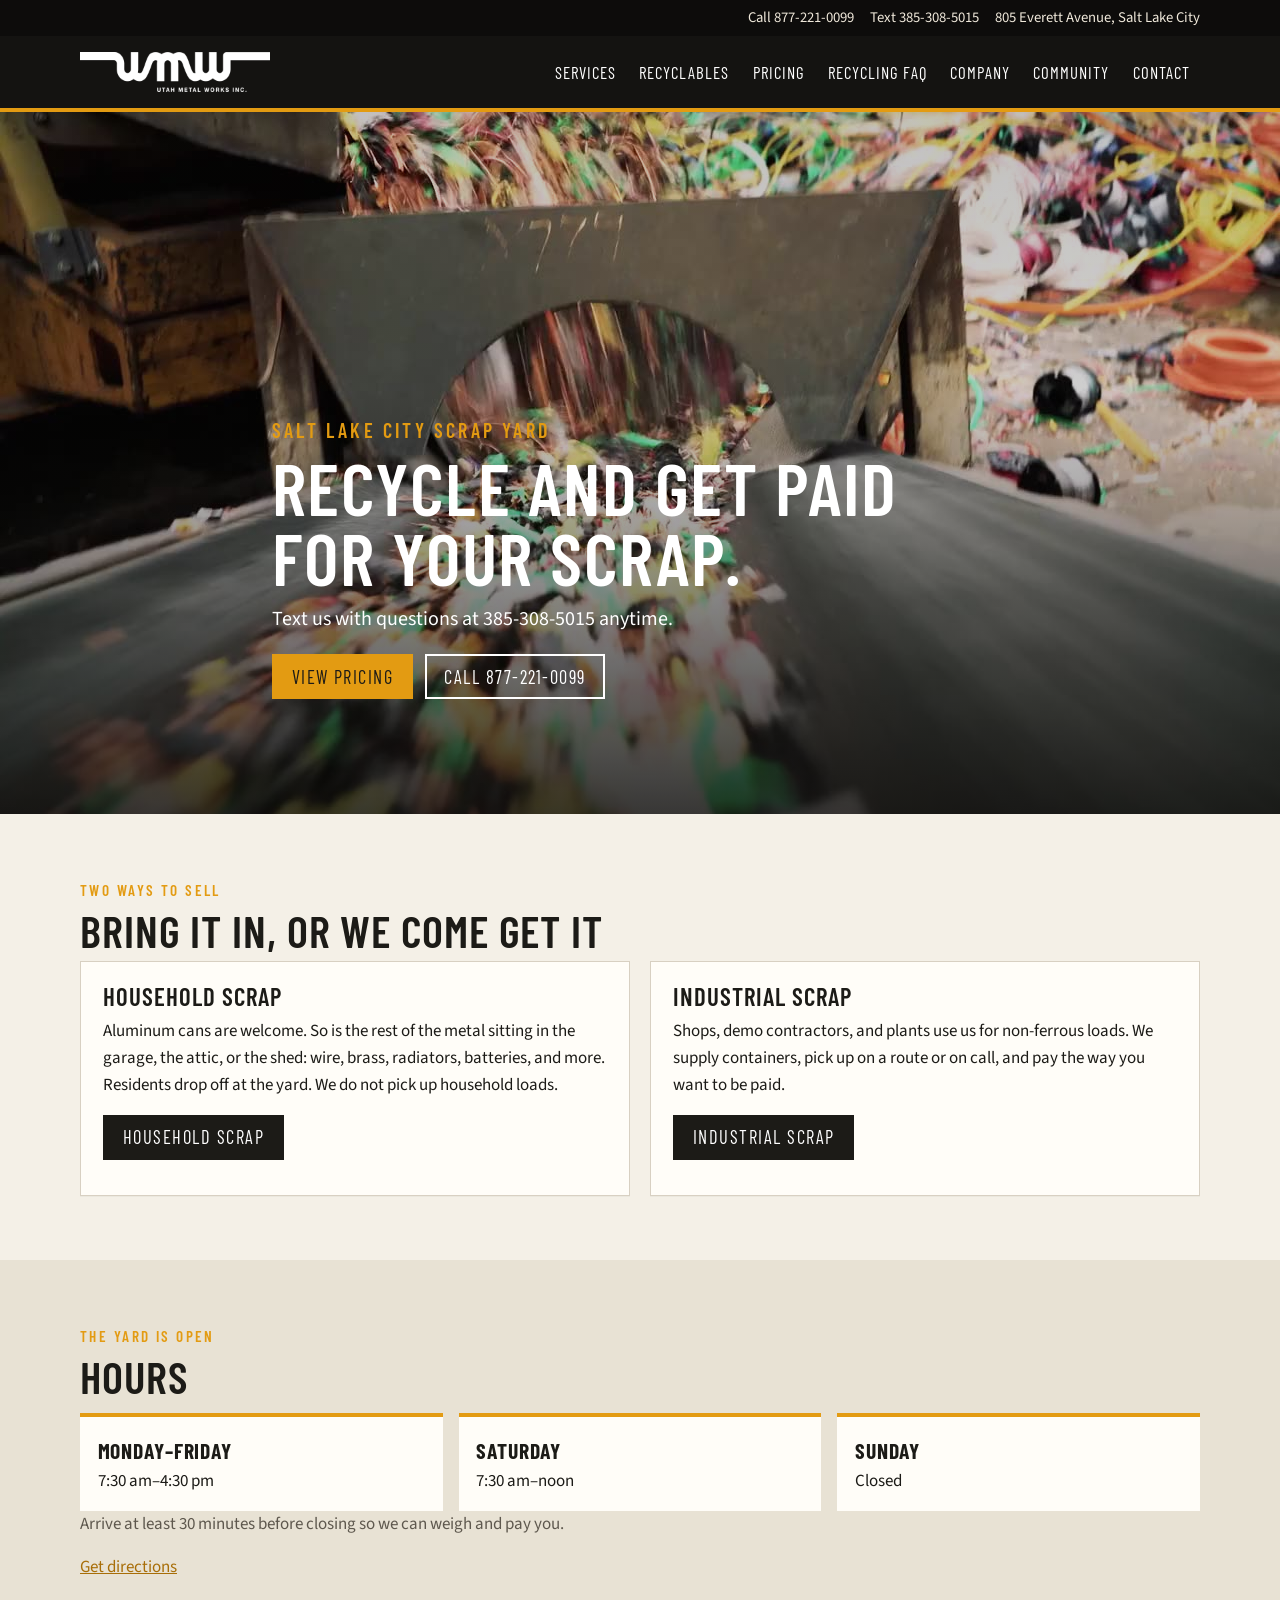
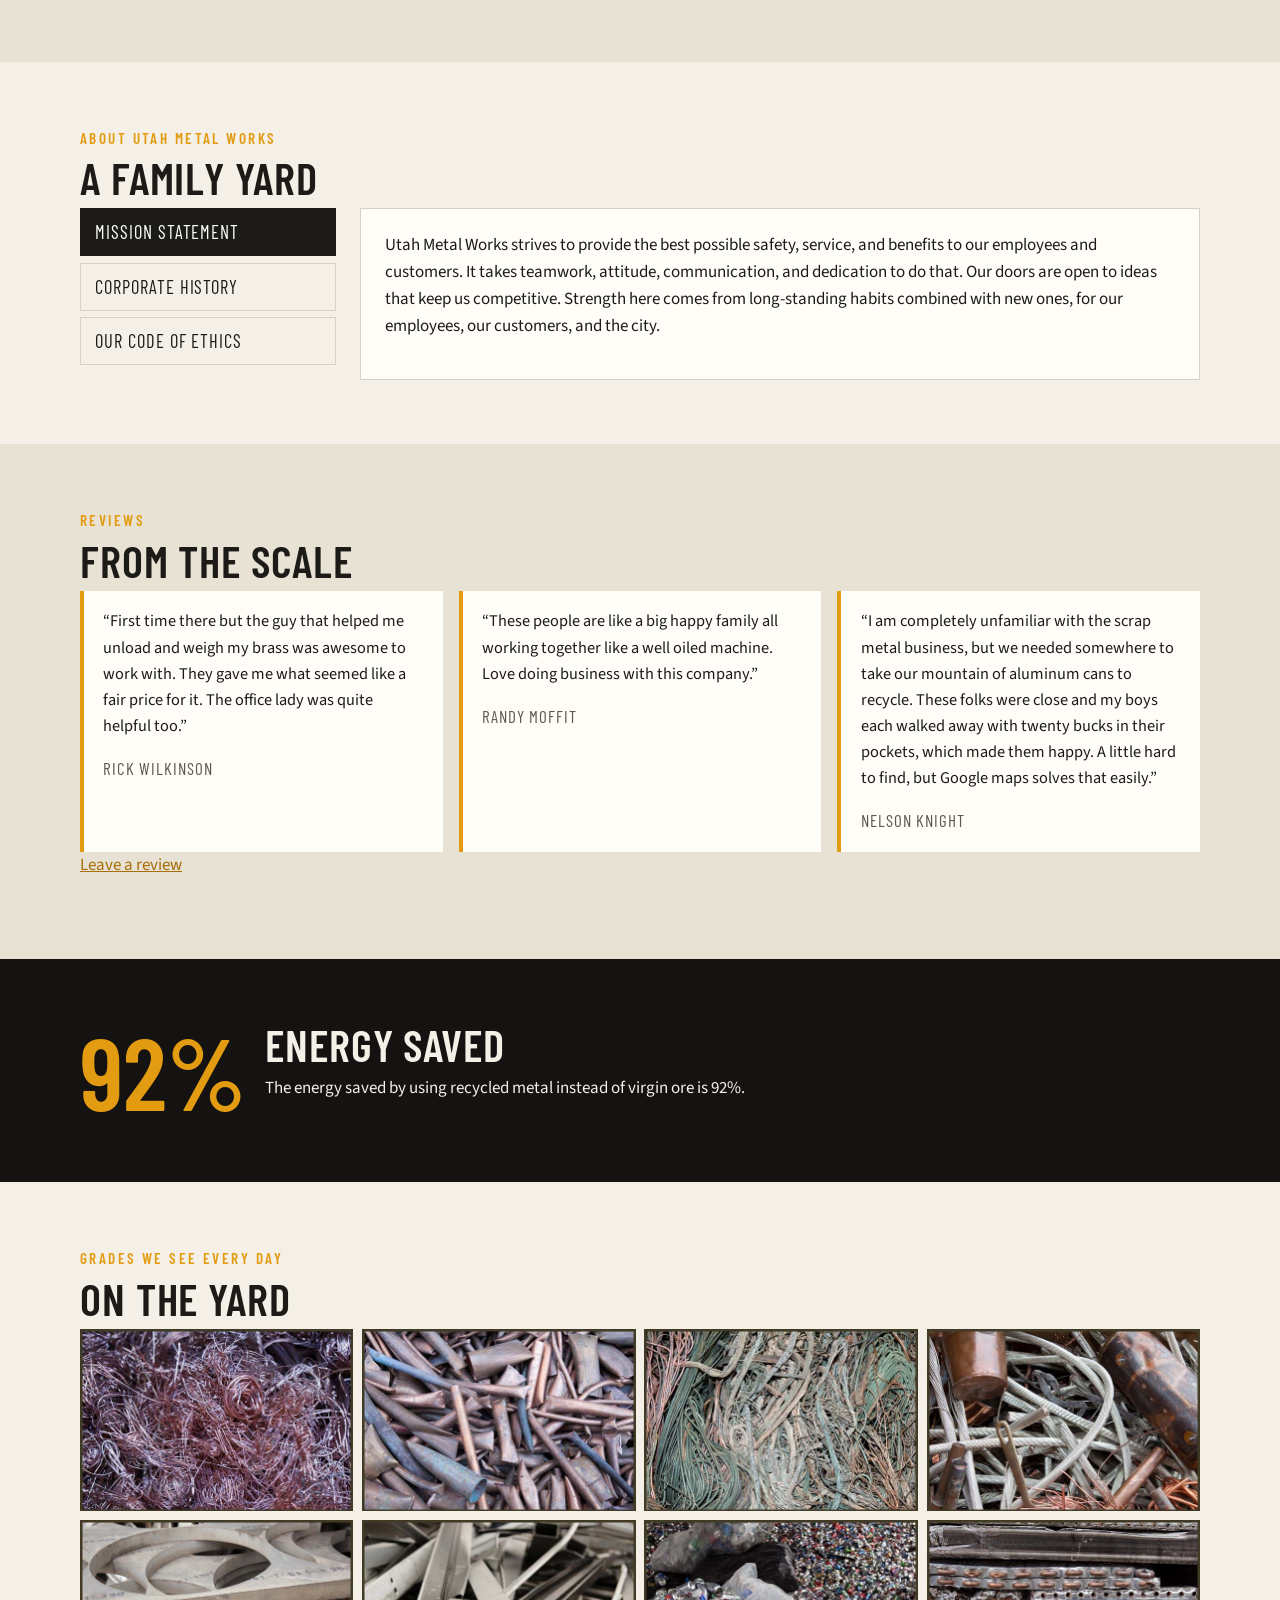
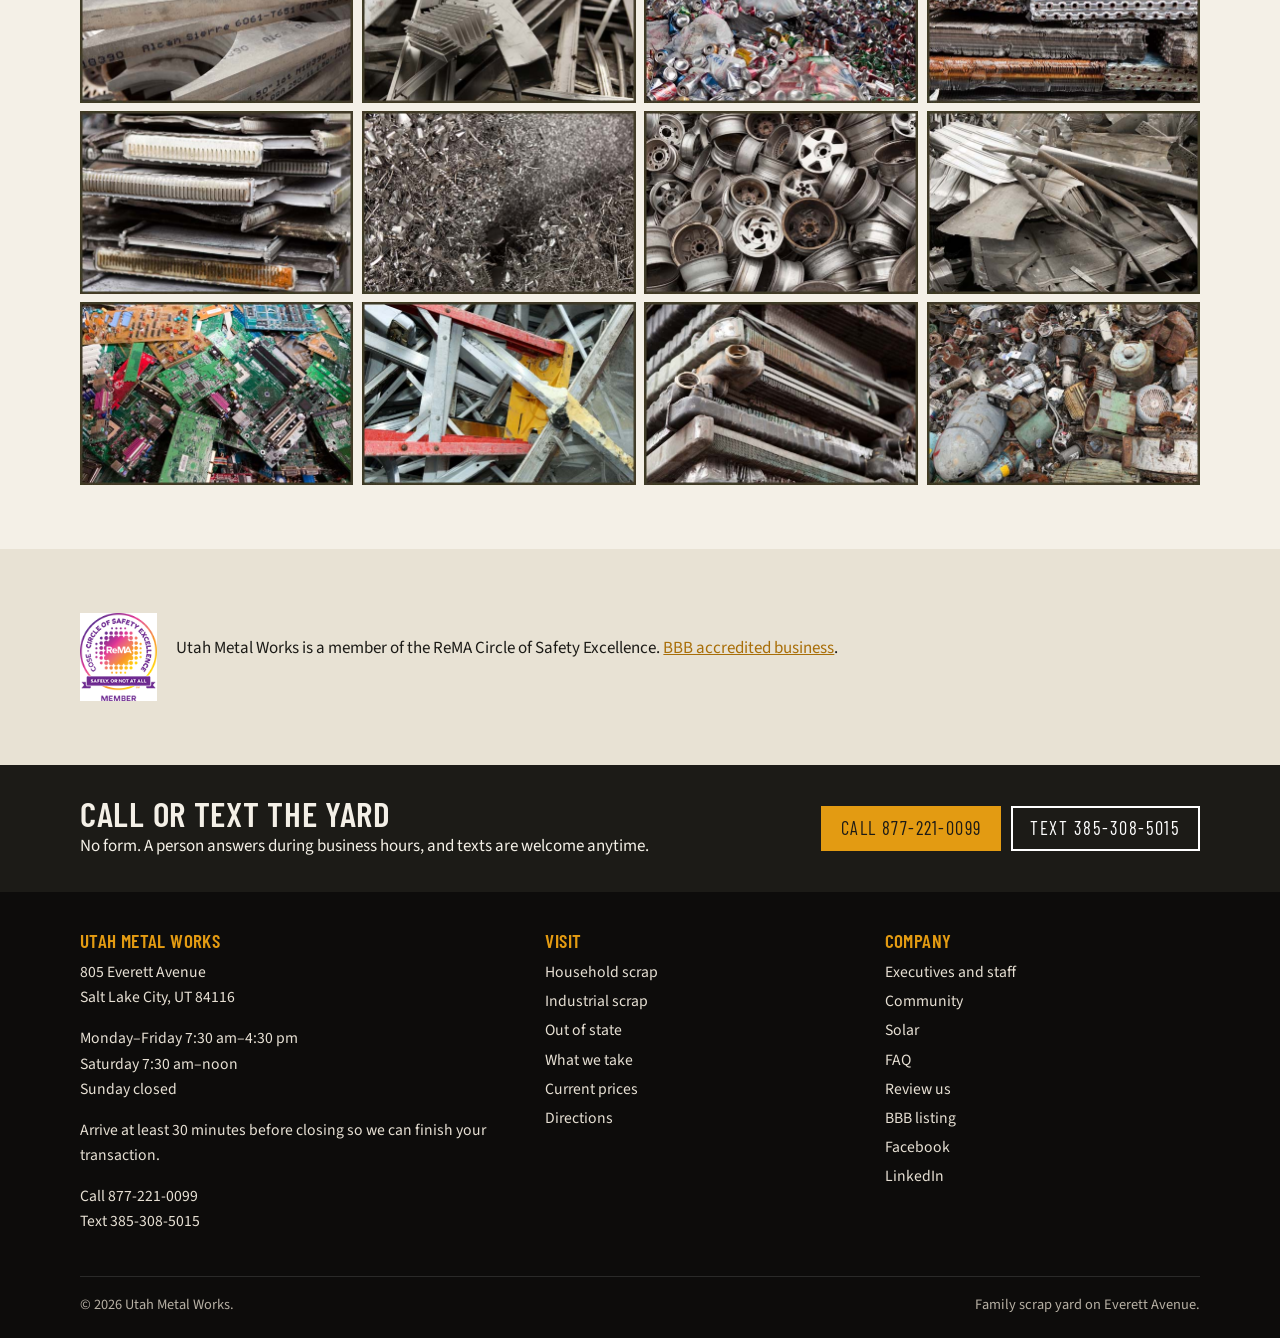
<file: index.html>
<!DOCTYPE html>
<html lang="en">
<head>
  <meta charset="utf-8">
  <meta name="viewport" content="width=device-width, initial-scale=1">
  <title>Utah Metal Works</title>
  <meta name="description" content="Utah Metal Works pays you for scrap metal at our Salt Lake City yard. Household drop-off and industrial pickup. Call 877-221-0099 or text 385-308-5015.">
  <link rel="icon" href="/assets/img/favicon.gif">
  <link rel="preconnect" href="https://fonts.googleapis.com">
  <link rel="preconnect" href="https://fonts.gstatic.com" crossorigin>
  <link href="https://fonts.googleapis.com/css2?family=Barlow+Condensed:wght@500;600;700&family=Source+Sans+3:ital,wght@0,400;0,600;0,700;1,400&display=swap" rel="stylesheet">
  <link rel="stylesheet" href="/assets/css/site.css">
  <script type="application/ld+json">
{"@context":"https://schema.org","@type":"RecyclingCenter","name":"Utah Metal Works","telephone":"+1-877-221-0099","image":"/assets/img/logo-white.png","address":{"@type":"PostalAddress","streetAddress":"805 Everett Avenue","addressLocality":"Salt Lake City","addressRegion":"UT","postalCode":"84116","addressCountry":"US"},"openingHours":["Mo-Fr 07:30-16:30","Sa 07:30-12:00"]}
</script>
</head>
<body>

<a class="skip" href="#content">Skip to content</a>
<div class="utility">
  <div class="wrap">
    <a href="tel:8772210099">Call 877-221-0099</a>
    <a href="sms:3853085015">Text 385-308-5015</a>
    <a class="street" href="/contact/">805 Everett Avenue, Salt Lake City</a>
  </div>
</div>
<header class="site-header">
  <div class="wrap bar">
    <a class="logo" href="/"><img src="/assets/img/logo-white.png" width="285" height="54" alt="Utah Metal Works"></a>
    <button class="nav-toggle" type="button" aria-expanded="false" aria-controls="site-nav">Menu</button>
    <nav class="site-nav" id="site-nav" aria-label="Primary">
      <div class="dropdown">
        <a href="/household-scrap/">Services</a>
        <div class="dropdown-panel">
          <a href="/household-scrap/">Household Scrap</a>
          <a href="/industrial-scrap/">Industrial Scrap</a>
          <a href="/buyers-information/">Buyers Information</a>
          <a href="/out-of-state-recycling/">Out of State Recycling</a>
        </div>
      </div>
      <a href="/recyclables/">Recyclables</a>
      <a href="/pricing/">Pricing</a>
      <a href="/recycling-faq/">Recycling FAQ</a>
      <div class="dropdown">
        <a href="/executives-and-staff/">Company</a>
        <div class="dropdown-panel">
          <a href="/executives-and-staff/">Executives and Staff</a>
          <a href="/review-us/">Review Us</a>
        </div>
      </div>
      <div class="dropdown">
        <a href="/community/">Community</a>
        <div class="dropdown-panel">
          <a href="/community/">Community</a>
          <a href="/solar/">Solar</a>
        </div>
      </div>
      <a href="/contact/">Contact</a>
    </nav>
  </div>
</header>

<main id="content">

<section class="hero">
  <video class="hero-video" autoplay muted loop playsinline preload="metadata" poster="/assets/img/hero-poster.jpg">
    <source src="/assets/video/main-promo.mp4" type="video/mp4">
  </video>
  <div class="hero-shade"></div>
  <div class="wrap hero-copy">
    <p class="eyebrow">Salt Lake City scrap yard</p>
    <h1>Recycle and get paid for your scrap.</h1>
    <p>Text us with questions at 385-308-5015 anytime.</p>
    <div class="actions">
      <a class="btn btn-gold" href="/pricing/">View pricing</a>
      <a class="btn btn-ghost" href="tel:8772210099">Call 877-221-0099</a>
    </div>
  </div>
</section>
<section>
  <div class="wrap">
    <p class="eyebrow">Two ways to sell</p>
    <h2>Bring it in, or we come get it</h2>
    <div class="cards">
      <article class="card">
        <h3>Household scrap</h3>
        <p>Aluminum cans are welcome. So is the rest of the metal sitting in the garage, the attic, or the shed: wire, brass, radiators, batteries, and more. Residents drop off at the yard. We do not pick up household loads.</p>
        <p><a class="btn btn-ink" href="/household-scrap/">Household scrap</a></p>
      </article>
      <article class="card">
        <h3>Industrial scrap</h3>
        <p>Shops, demo contractors, and plants use us for non-ferrous loads. We supply containers, pick up on a route or on call, and pay the way you want to be paid.</p>
        <p><a class="btn btn-ink" href="/industrial-scrap/">Industrial scrap</a></p>
      </article>
    </div>
  </div>
</section>
<section class="band">
  <div class="wrap">
    <p class="eyebrow">The yard is open</p>
    <h2>Hours</h2>
    <ul class="hours">
      <li><strong>Monday–Friday</strong> 7:30 am–4:30 pm</li>
      <li><strong>Saturday</strong> 7:30 am–noon</li>
      <li><strong>Sunday</strong> Closed</li>
    </ul>
    <p class="muted">Arrive at least 30 minutes before closing so we can weigh and pay you.</p>
    <p><a href="/contact/">Get directions</a></p>
  </div>
</section>
<section>
  <div class="wrap">
    <p class="eyebrow">About Utah Metal Works</p>
    <h2>A family yard</h2>
    <div class="tabs">
      <div class="tablist" role="tablist" aria-label="About Utah Metal Works">
        <button type="button" role="tab" id="tab-mission" aria-controls="panel-mission" aria-selected="true">Mission statement</button>
        <button type="button" role="tab" id="tab-history" aria-controls="panel-history" aria-selected="false">Corporate history</button>
        <button type="button" role="tab" id="tab-ethics" aria-controls="panel-ethics" aria-selected="false">Our code of ethics</button>
      </div>
      <div class="tabpanel" role="tabpanel" id="panel-mission" aria-labelledby="tab-mission">
        <p>Utah Metal Works strives to provide the best possible safety, service, and benefits to our employees and customers. It takes teamwork, attitude, communication, and dedication to do that. Our doors are open to ideas that keep us competitive. Strength here comes from long-standing habits combined with new ones, for our employees, our customers, and the city.</p>
      </div>
      <div class="tabpanel" role="tabpanel" id="panel-history" aria-labelledby="tab-history" hidden>
        <p>Founded by Hymie Goldman in the late 1920s, Utah Metal Works originally had more to do with electrotype and linotype printing plates than with scrap metal. After Goldman died in 1955, Harry Lewon and his brothers Rubin and Louis bought the company. They closed the plate business and put everything into scrap. The yard moved to Everett Avenue in Salt Lake City and has grown there since. Today it is run by Harry's son Don and Don's sons Mark and Chris.</p>
      </div>
      <div class="tabpanel" role="tabpanel" id="panel-ethics" aria-labelledby="tab-ethics" hidden>
        <p>We have been a trusted metal recycling company for 55 years, and we intend to keep the standard where it is. To protect customers and the city we:</p>
        <ul>
          <li>Work with police when someone tries to sell stolen metal.</li>
          <li>Record a state or federal ID for every transaction except aluminum cans.</li>
          <li>Videotape every transaction. The premises are under 24-hour surveillance.</li>
          <li>Capture signatures digitally (since June 2010).</li>
          <li>Weigh on state-certified scales.</li>
          <li>Treat employees as family.</li>
        </ul>
      </div>
    </div>
  </div>
</section>
<section class="band">
  <div class="wrap">
    <p class="eyebrow">Reviews</p>
    <h2>From the scale</h2>
    <div class="quotes">
      <blockquote>
        <p>“First time there but the guy that helped me unload and weigh my brass was awesome to work with. They gave me what seemed like a fair price for it. The office lady was quite helpful too.”</p>
        <footer>Rick Wilkinson</footer>
      </blockquote>
      <blockquote>
        <p>“These people are like a big happy family all working together like a well oiled machine. Love doing business with this company.”</p>
        <footer>Randy Moffit</footer>
      </blockquote>
      <blockquote>
        <p>“I am completely unfamiliar with the scrap metal business, but we needed somewhere to take our mountain of aluminum cans to recycle. These folks were close and my boys each walked away with twenty bucks in their pockets, which made them happy. A little hard to find, but Google maps solves that easily.”</p>
        <footer>Nelson Knight</footer>
      </blockquote>
    </div>
    <p><a href="/review-us/">Leave a review</a></p>
  </div>
</section>
<section class="band-ink">
  <div class="wrap fact">
    <b>92%</b>
    <div>
      <h2>Energy saved</h2>
      <p>The energy saved by using recycled metal instead of virgin ore is 92%.</p>
    </div>
  </div>
</section>
<section>
  <div class="wrap">
    <p class="eyebrow">Grades we see every day</p>
    <h2>On the yard</h2>
    <div class="gallery"><button class="shot" type="button"><img src="/assets/img/gallery/bright-copper.jpg" alt="#1 bright and shiny copper"></button>
<button class="shot" type="button"><img src="/assets/img/gallery/copper-tubing.jpg" alt="Copper tubing"></button>
<button class="shot" type="button"><img src="/assets/img/gallery/copper-wire.jpg" alt="Copper wire"></button>
<button class="shot" type="button"><img src="/assets/img/gallery/number-2-copper.jpg" alt="#2 copper"></button>
<button class="shot" type="button"><img src="/assets/img/gallery/6061-extruded-aluminum.jpg" alt="6061 extruded aluminum"></button>
<button class="shot" type="button"><img src="/assets/img/gallery/6063-extruded-aluminum.jpg" alt="6063 extruded aluminum"></button>
<button class="shot" type="button"><img src="/assets/img/gallery/aluminum-cans.jpg" alt="Aluminum cans"></button>
<button class="shot" type="button"><img src="/assets/img/gallery/aluminum-copper-radiators.jpg" alt="Aluminum and copper radiators"></button>
<button class="shot" type="button"><img src="/assets/img/gallery/aluminum-radiators.jpg" alt="Aluminum radiators"></button>
<button class="shot" type="button"><img src="/assets/img/gallery/aluminum-turnings.jpg" alt="Aluminum turnings"></button>
<button class="shot" type="button"><img src="/assets/img/gallery/aluminum-wheels.jpg" alt="Aluminum wheels"></button>
<button class="shot" type="button"><img src="/assets/img/gallery/clip-aluminum-sheet.jpg" alt="Clip aluminum sheet"></button>
<button class="shot" type="button"><img src="/assets/img/gallery/computer-boards.jpg" alt="Computer boards"></button>
<button class="shot" type="button"><img src="/assets/img/gallery/contaminated-extruded-aluminum.jpg" alt="Contaminated extruded aluminum"></button>
<button class="shot" type="button"><img src="/assets/img/gallery/copper-brass-radiator.jpg" alt="Copper and brass radiator"></button>
<button class="shot" type="button"><img src="/assets/img/gallery/electric-motors.jpg" alt="Electric motors"></button></div>
  </div>
  <dialog class="lightbox">
    <form method="dialog"><button type="submit">Close</button></form>
    <img alt="">
  </dialog>
</section>
<section class="band">
  <div class="wrap badges">
    <a href="https://www.recycledmaterials.org/"><img src="/assets/img/rema-circle.png" alt="ReMA Circle of Safety Excellence. Safely or not at all."></a>
    <p>Utah Metal Works is a member of the ReMA Circle of Safety Excellence. <a href="https://www.bbb.org/us/ut/salt-lake-city/profile/recycling-center/utah-metal-works-inc-1126-86080009">BBB accredited business</a>.</p>
  </div>
</section>

</main>

<section class="invite">
  <div class="wrap">
    <div>
      <h2>Call or text the yard</h2>
      <p>No form. A person answers during business hours, and texts are welcome anytime.</p>
    </div>
    <div class="actions">
      <a class="btn btn-gold" href="tel:8772210099">Call 877-221-0099</a>
      <a class="btn btn-ghost" href="sms:3853085015">Text 385-308-5015</a>
    </div>
  </div>
</section>


<footer class="footer">
  <div class="wrap footer-grid">
    <div>
      <h2>Utah Metal Works</h2>
      <p>805 Everett Avenue<br>Salt Lake City, UT 84116</p>
      <p>Monday–Friday 7:30 am–4:30 pm<br>Saturday 7:30 am–noon<br>Sunday closed</p>
      <p>Arrive at least 30 minutes before closing so we can finish your transaction.</p>
      <p><a href="tel:8772210099">Call 877-221-0099</a><br><a href="sms:3853085015">Text 385-308-5015</a></p>
    </div>
    <div>
      <h2>Visit</h2>
      <ul>
        <li><a href="/household-scrap/">Household scrap</a></li>
        <li><a href="/industrial-scrap/">Industrial scrap</a></li>
        <li><a href="/out-of-state-recycling/">Out of state</a></li>
        <li><a href="/recyclables/">What we take</a></li>
        <li><a href="/pricing/">Current prices</a></li>
        <li><a href="/contact/">Directions</a></li>
      </ul>
    </div>
    <div>
      <h2>Company</h2>
      <ul>
        <li><a href="/executives-and-staff/">Executives and staff</a></li>
        <li><a href="/community/">Community</a></li>
        <li><a href="/solar/">Solar</a></li>
        <li><a href="/recycling-faq/">FAQ</a></li>
        <li><a href="/review-us/">Review us</a></li>
        <li><a href="https://www.bbb.org/us/ut/salt-lake-city/profile/recycling-center/utah-metal-works-inc-1126-86080009">BBB listing</a></li>
        <li><a href="https://www.facebook.com/Utah-Metal-Works-Inc-423974660949851/">Facebook</a></li>
        <li><a href="https://www.linkedin.com/company/8214620/">LinkedIn</a></li>
      </ul>
    </div>
  </div>
  <div class="wrap legal">
    <span>© 2026 Utah Metal Works.</span>
    <span>Family scrap yard on Everett Avenue.</span>
  </div>
</footer>

<script src="/assets/js/site.js"></script>
</body>
</html>
</file>
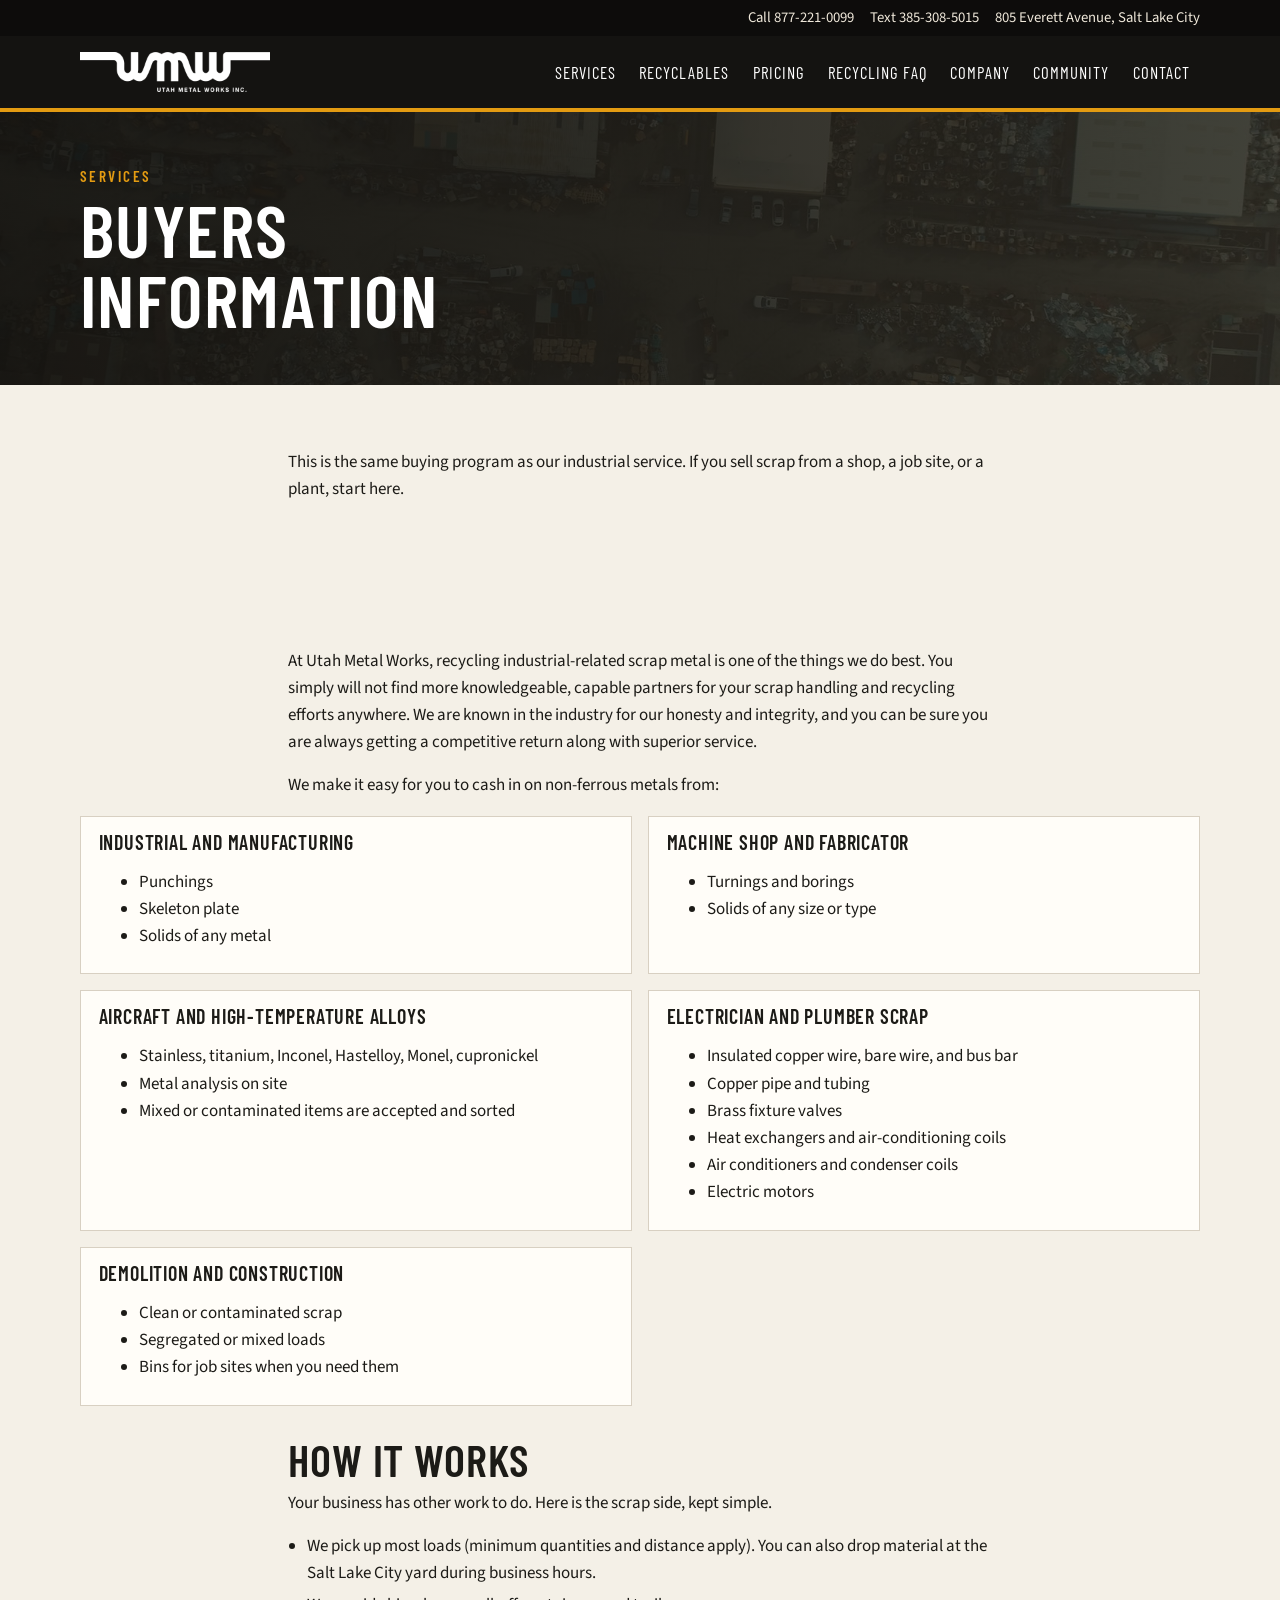
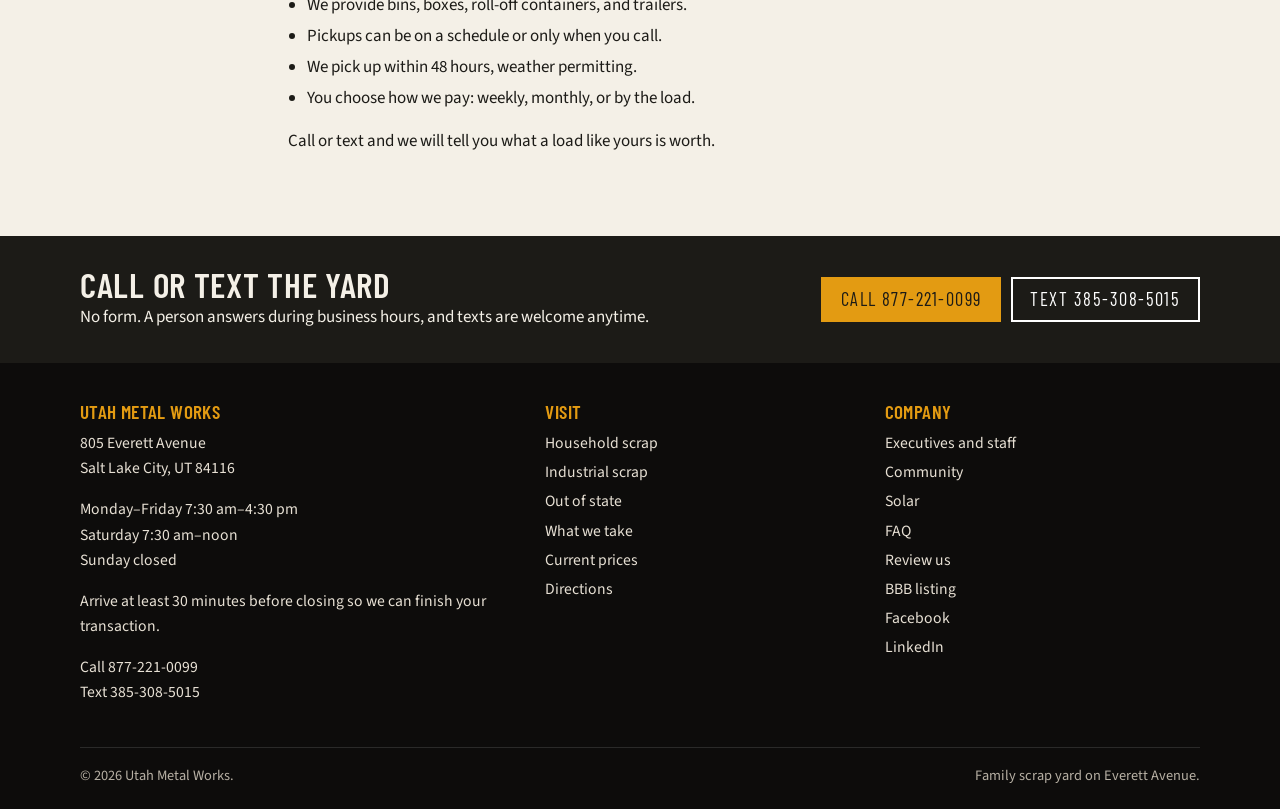
<file: buyers-information/index.html>
<!DOCTYPE html>
<html lang="en">
<head>
  <meta charset="utf-8">
  <meta name="viewport" content="width=device-width, initial-scale=1">
  <title>Buyers Information – Utah Metal Works</title>
  <meta name="description" content="How Utah Metal Works buys commercial scrap: what we take, how pickup works, and how you get paid.">
  <link rel="icon" href="/assets/img/favicon.gif">
  <link rel="preconnect" href="https://fonts.googleapis.com">
  <link rel="preconnect" href="https://fonts.gstatic.com" crossorigin>
  <link href="https://fonts.googleapis.com/css2?family=Barlow+Condensed:wght@500;600;700&family=Source+Sans+3:ital,wght@0,400;0,600;0,700;1,400&display=swap" rel="stylesheet">
  <link rel="stylesheet" href="/assets/css/site.css">
  
</head>
<body>

<a class="skip" href="#content">Skip to content</a>
<div class="utility">
  <div class="wrap">
    <a href="tel:8772210099">Call 877-221-0099</a>
    <a href="sms:3853085015">Text 385-308-5015</a>
    <a class="street" href="/contact/">805 Everett Avenue, Salt Lake City</a>
  </div>
</div>
<header class="site-header">
  <div class="wrap bar">
    <a class="logo" href="/"><img src="/assets/img/logo-white.png" width="285" height="54" alt="Utah Metal Works"></a>
    <button class="nav-toggle" type="button" aria-expanded="false" aria-controls="site-nav">Menu</button>
    <nav class="site-nav" id="site-nav" aria-label="Primary">
      <div class="dropdown">
        <a href="/household-scrap/">Services</a>
        <div class="dropdown-panel">
          <a href="/household-scrap/">Household Scrap</a>
          <a href="/industrial-scrap/">Industrial Scrap</a>
          <a href="/buyers-information/" aria-current="page">Buyers Information</a>
          <a href="/out-of-state-recycling/">Out of State Recycling</a>
        </div>
      </div>
      <a href="/recyclables/">Recyclables</a>
      <a href="/pricing/">Pricing</a>
      <a href="/recycling-faq/">Recycling FAQ</a>
      <div class="dropdown">
        <a href="/executives-and-staff/">Company</a>
        <div class="dropdown-panel">
          <a href="/executives-and-staff/">Executives and Staff</a>
          <a href="/review-us/">Review Us</a>
        </div>
      </div>
      <div class="dropdown">
        <a href="/community/">Community</a>
        <div class="dropdown-panel">
          <a href="/community/">Community</a>
          <a href="/solar/">Solar</a>
        </div>
      </div>
      <a href="/contact/">Contact</a>
    </nav>
  </div>
</header>

<main id="content">

<header class="page-hero">
  <div class="wrap">
    <p class="eyebrow">Services</p>
    <h1>Buyers information</h1>
  </div>
</header>

<section>
  <div class="wrap prose">
    <p>This is the same buying program as our industrial service. If you sell scrap from a shop, a job site, or a plant, start here.</p>
  </div>
</section>

<section>
  <div class="wrap prose">
    <p>At Utah Metal Works, recycling industrial-related scrap metal is one of the things we do best. You simply will not find more knowledgeable, capable partners for your scrap handling and recycling efforts anywhere. We are known in the industry for our honesty and integrity, and you can be sure you are always getting a competitive return along with superior service.</p>
    <p>We make it easy for you to cash in on non-ferrous metals from:</p>
  </div>
  <div class="wrap groups">
    <article class="group">
      <h3>Industrial and manufacturing</h3>
      <ul>
        <li>Punchings</li>
        <li>Skeleton plate</li>
        <li>Solids of any metal</li>
      </ul>
    </article>
    <article class="group">
      <h3>Machine shop and fabricator</h3>
      <ul>
        <li>Turnings and borings</li>
        <li>Solids of any size or type</li>
      </ul>
    </article>
    <article class="group">
      <h3>Aircraft and high-temperature alloys</h3>
      <ul>
        <li>Stainless, titanium, Inconel, Hastelloy, Monel, cupronickel</li>
        <li>Metal analysis on site</li>
        <li>Mixed or contaminated items are accepted and sorted</li>
      </ul>
    </article>
    <article class="group">
      <h3>Electrician and plumber scrap</h3>
      <ul>
        <li>Insulated copper wire, bare wire, and bus bar</li>
        <li>Copper pipe and tubing</li>
        <li>Brass fixture valves</li>
        <li>Heat exchangers and air-conditioning coils</li>
        <li>Air conditioners and condenser coils</li>
        <li>Electric motors</li>
      </ul>
    </article>
    <article class="group">
      <h3>Demolition and construction</h3>
      <ul>
        <li>Clean or contaminated scrap</li>
        <li>Segregated or mixed loads</li>
        <li>Bins for job sites when you need them</li>
      </ul>
    </article>
  </div>
  <div class="wrap prose">
    <h2>How it works</h2>
    <p>Your business has other work to do. Here is the scrap side, kept simple.</p>
    <ul>
      <li>We pick up most loads (minimum quantities and distance apply). You can also drop material at the Salt Lake City yard during business hours.</li>
      <li>We provide bins, boxes, roll-off containers, and trailers.</li>
      <li>Pickups can be on a schedule or only when you call.</li>
      <li>We pick up within 48 hours, weather permitting.</li>
      <li>You choose how we pay: weekly, monthly, or by the load.</li>
    </ul>
    <p>Call or text and we will tell you what a load like yours is worth.</p>
  </div>
</section>

</main>

<section class="invite">
  <div class="wrap">
    <div>
      <h2>Call or text the yard</h2>
      <p>No form. A person answers during business hours, and texts are welcome anytime.</p>
    </div>
    <div class="actions">
      <a class="btn btn-gold" href="tel:8772210099">Call 877-221-0099</a>
      <a class="btn btn-ghost" href="sms:3853085015">Text 385-308-5015</a>
    </div>
  </div>
</section>


<footer class="footer">
  <div class="wrap footer-grid">
    <div>
      <h2>Utah Metal Works</h2>
      <p>805 Everett Avenue<br>Salt Lake City, UT 84116</p>
      <p>Monday–Friday 7:30 am–4:30 pm<br>Saturday 7:30 am–noon<br>Sunday closed</p>
      <p>Arrive at least 30 minutes before closing so we can finish your transaction.</p>
      <p><a href="tel:8772210099">Call 877-221-0099</a><br><a href="sms:3853085015">Text 385-308-5015</a></p>
    </div>
    <div>
      <h2>Visit</h2>
      <ul>
        <li><a href="/household-scrap/">Household scrap</a></li>
        <li><a href="/industrial-scrap/">Industrial scrap</a></li>
        <li><a href="/out-of-state-recycling/">Out of state</a></li>
        <li><a href="/recyclables/">What we take</a></li>
        <li><a href="/pricing/">Current prices</a></li>
        <li><a href="/contact/">Directions</a></li>
      </ul>
    </div>
    <div>
      <h2>Company</h2>
      <ul>
        <li><a href="/executives-and-staff/">Executives and staff</a></li>
        <li><a href="/community/">Community</a></li>
        <li><a href="/solar/">Solar</a></li>
        <li><a href="/recycling-faq/">FAQ</a></li>
        <li><a href="/review-us/">Review us</a></li>
        <li><a href="https://www.bbb.org/us/ut/salt-lake-city/profile/recycling-center/utah-metal-works-inc-1126-86080009">BBB listing</a></li>
        <li><a href="https://www.facebook.com/Utah-Metal-Works-Inc-423974660949851/">Facebook</a></li>
        <li><a href="https://www.linkedin.com/company/8214620/">LinkedIn</a></li>
      </ul>
    </div>
  </div>
  <div class="wrap legal">
    <span>© 2026 Utah Metal Works.</span>
    <span>Family scrap yard on Everett Avenue.</span>
  </div>
</footer>

<script src="/assets/js/site.js"></script>
</body>
</html>
</file>
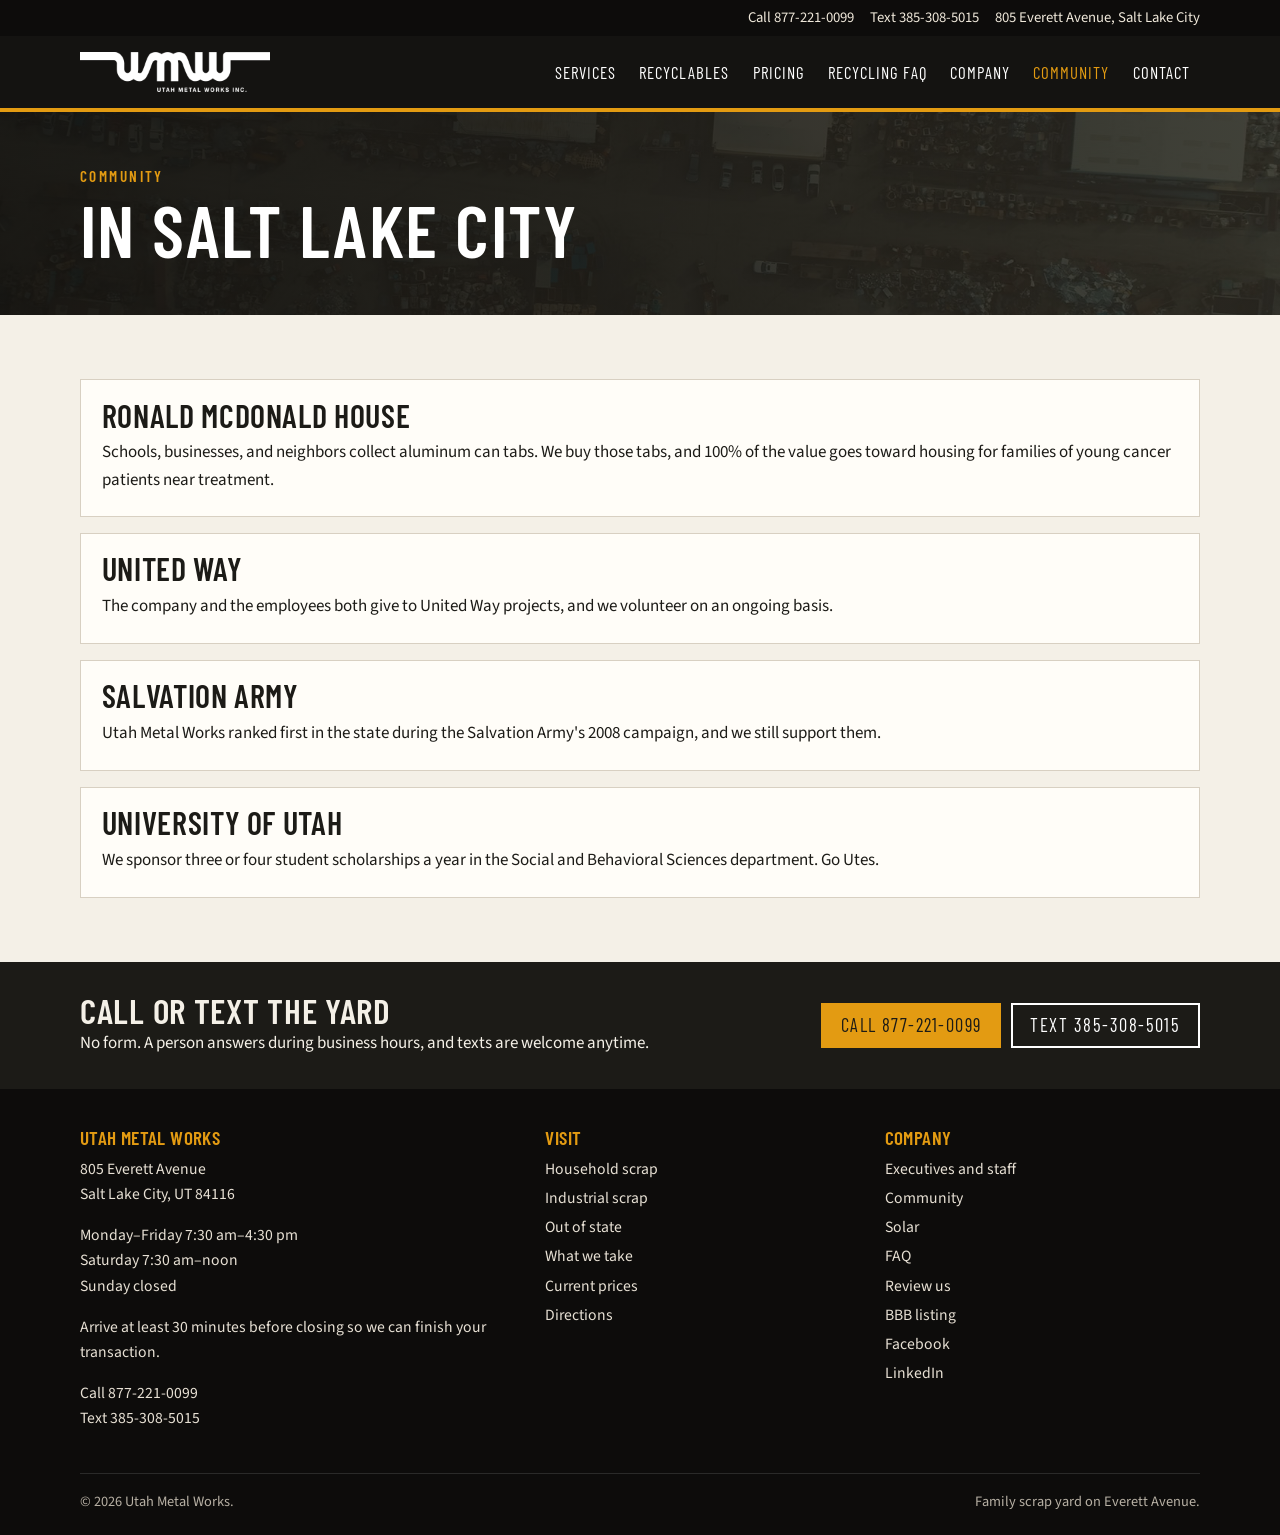
<file: community/index.html>
<!DOCTYPE html>
<html lang="en">
<head>
  <meta charset="utf-8">
  <meta name="viewport" content="width=device-width, initial-scale=1">
  <title>Community – Utah Metal Works</title>
  <meta name="description" content="Utah Metal Works supports the Ronald McDonald House can-tab program, United Way, the Salvation Army, and University of Utah scholarships.">
  <link rel="icon" href="/assets/img/favicon.gif">
  <link rel="preconnect" href="https://fonts.googleapis.com">
  <link rel="preconnect" href="https://fonts.gstatic.com" crossorigin>
  <link href="https://fonts.googleapis.com/css2?family=Barlow+Condensed:wght@500;600;700&family=Source+Sans+3:ital,wght@0,400;0,600;0,700;1,400&display=swap" rel="stylesheet">
  <link rel="stylesheet" href="/assets/css/site.css">
  
</head>
<body>

<a class="skip" href="#content">Skip to content</a>
<div class="utility">
  <div class="wrap">
    <a href="tel:8772210099">Call 877-221-0099</a>
    <a href="sms:3853085015">Text 385-308-5015</a>
    <a class="street" href="/contact/">805 Everett Avenue, Salt Lake City</a>
  </div>
</div>
<header class="site-header">
  <div class="wrap bar">
    <a class="logo" href="/"><img src="/assets/img/logo-white.png" width="285" height="54" alt="Utah Metal Works"></a>
    <button class="nav-toggle" type="button" aria-expanded="false" aria-controls="site-nav">Menu</button>
    <nav class="site-nav" id="site-nav" aria-label="Primary">
      <div class="dropdown">
        <a href="/household-scrap/">Services</a>
        <div class="dropdown-panel">
          <a href="/household-scrap/">Household Scrap</a>
          <a href="/industrial-scrap/">Industrial Scrap</a>
          <a href="/buyers-information/">Buyers Information</a>
          <a href="/out-of-state-recycling/">Out of State Recycling</a>
        </div>
      </div>
      <a href="/recyclables/">Recyclables</a>
      <a href="/pricing/">Pricing</a>
      <a href="/recycling-faq/">Recycling FAQ</a>
      <div class="dropdown">
        <a href="/executives-and-staff/">Company</a>
        <div class="dropdown-panel">
          <a href="/executives-and-staff/">Executives and Staff</a>
          <a href="/review-us/">Review Us</a>
        </div>
      </div>
      <div class="dropdown">
        <a href="/community/" aria-current="page">Community</a>
        <div class="dropdown-panel">
          <a href="/community/" aria-current="page">Community</a>
          <a href="/solar/">Solar</a>
        </div>
      </div>
      <a href="/contact/">Contact</a>
    </nav>
  </div>
</header>

<main id="content">

<header class="page-hero">
  <div class="wrap">
    <p class="eyebrow">Community</p>
    <h1>In Salt Lake City</h1>
  </div>
</header>

<section>
  <div class="wrap people">
    <article class="person">
      <h2>Ronald McDonald House</h2>
      <p>Schools, businesses, and neighbors collect aluminum can tabs. We buy those tabs, and 100% of the value goes toward housing for families of young cancer patients near treatment.</p>
    </article>
    <article class="person">
      <h2>United Way</h2>
      <p>The company and the employees both give to United Way projects, and we volunteer on an ongoing basis.</p>
    </article>
    <article class="person">
      <h2>Salvation Army</h2>
      <p>Utah Metal Works ranked first in the state during the Salvation Army's 2008 campaign, and we still support them.</p>
    </article>
    <article class="person">
      <h2>University of Utah</h2>
      <p>We sponsor three or four student scholarships a year in the Social and Behavioral Sciences department. Go Utes.</p>
    </article>
  </div>
</section>

</main>

<section class="invite">
  <div class="wrap">
    <div>
      <h2>Call or text the yard</h2>
      <p>No form. A person answers during business hours, and texts are welcome anytime.</p>
    </div>
    <div class="actions">
      <a class="btn btn-gold" href="tel:8772210099">Call 877-221-0099</a>
      <a class="btn btn-ghost" href="sms:3853085015">Text 385-308-5015</a>
    </div>
  </div>
</section>


<footer class="footer">
  <div class="wrap footer-grid">
    <div>
      <h2>Utah Metal Works</h2>
      <p>805 Everett Avenue<br>Salt Lake City, UT 84116</p>
      <p>Monday–Friday 7:30 am–4:30 pm<br>Saturday 7:30 am–noon<br>Sunday closed</p>
      <p>Arrive at least 30 minutes before closing so we can finish your transaction.</p>
      <p><a href="tel:8772210099">Call 877-221-0099</a><br><a href="sms:3853085015">Text 385-308-5015</a></p>
    </div>
    <div>
      <h2>Visit</h2>
      <ul>
        <li><a href="/household-scrap/">Household scrap</a></li>
        <li><a href="/industrial-scrap/">Industrial scrap</a></li>
        <li><a href="/out-of-state-recycling/">Out of state</a></li>
        <li><a href="/recyclables/">What we take</a></li>
        <li><a href="/pricing/">Current prices</a></li>
        <li><a href="/contact/">Directions</a></li>
      </ul>
    </div>
    <div>
      <h2>Company</h2>
      <ul>
        <li><a href="/executives-and-staff/">Executives and staff</a></li>
        <li><a href="/community/">Community</a></li>
        <li><a href="/solar/">Solar</a></li>
        <li><a href="/recycling-faq/">FAQ</a></li>
        <li><a href="/review-us/">Review us</a></li>
        <li><a href="https://www.bbb.org/us/ut/salt-lake-city/profile/recycling-center/utah-metal-works-inc-1126-86080009">BBB listing</a></li>
        <li><a href="https://www.facebook.com/Utah-Metal-Works-Inc-423974660949851/">Facebook</a></li>
        <li><a href="https://www.linkedin.com/company/8214620/">LinkedIn</a></li>
      </ul>
    </div>
  </div>
  <div class="wrap legal">
    <span>© 2026 Utah Metal Works.</span>
    <span>Family scrap yard on Everett Avenue.</span>
  </div>
</footer>

<script src="/assets/js/site.js"></script>
</body>
</html>
</file>
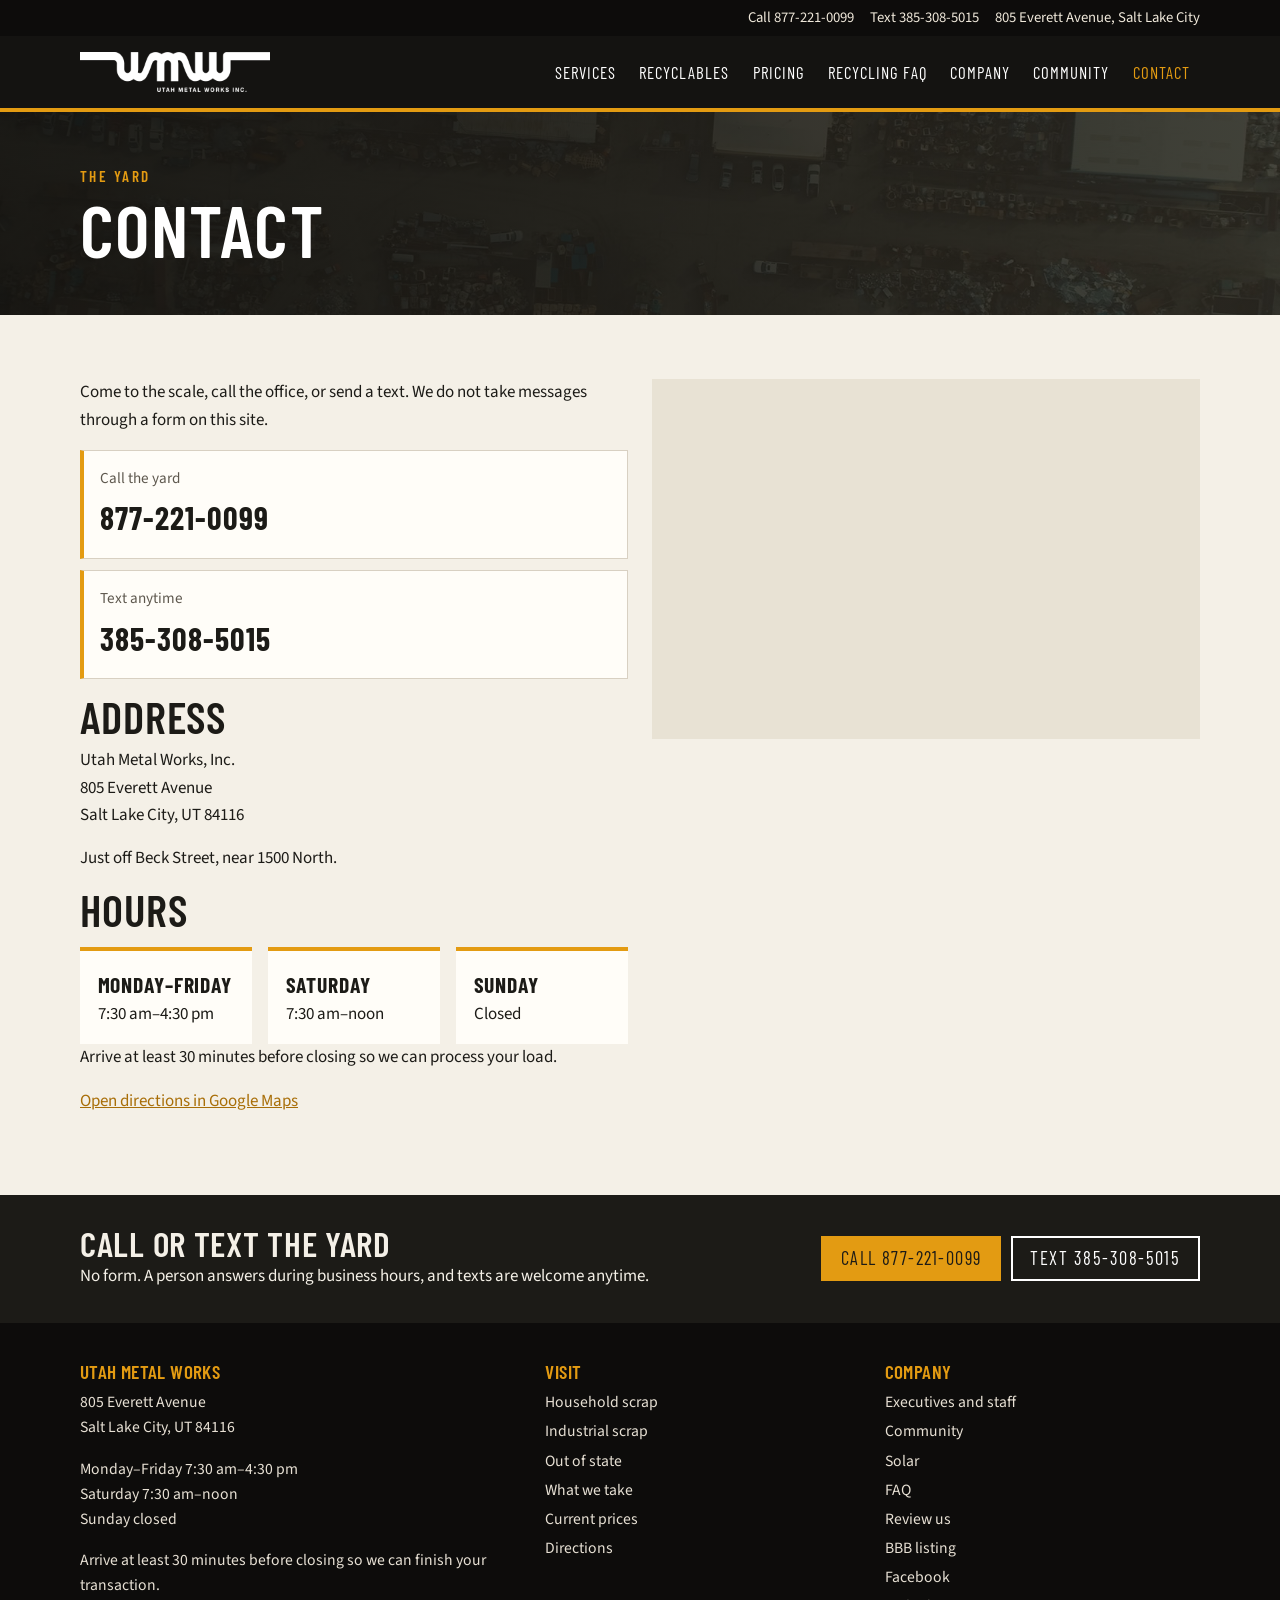
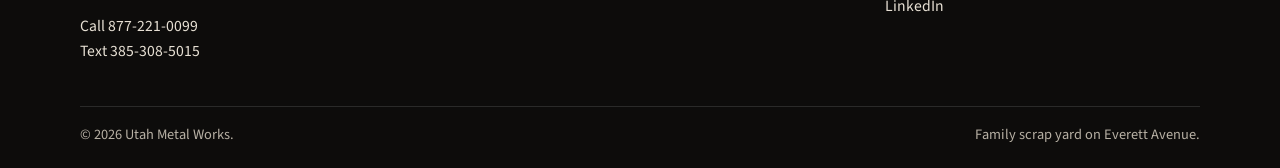
<file: contact/index.html>
<!DOCTYPE html>
<html lang="en">
<head>
  <meta charset="utf-8">
  <meta name="viewport" content="width=device-width, initial-scale=1">
  <title>Contact – Utah Metal Works</title>
  <meta name="description" content="Utah Metal Works, 805 Everett Avenue, Salt Lake City, UT 84116. Call 877-221-0099 or text 385-308-5015. Yard hours and directions.">
  <link rel="icon" href="/assets/img/favicon.gif">
  <link rel="preconnect" href="https://fonts.googleapis.com">
  <link rel="preconnect" href="https://fonts.gstatic.com" crossorigin>
  <link href="https://fonts.googleapis.com/css2?family=Barlow+Condensed:wght@500;600;700&family=Source+Sans+3:ital,wght@0,400;0,600;0,700;1,400&display=swap" rel="stylesheet">
  <link rel="stylesheet" href="/assets/css/site.css">
  <script type="application/ld+json">
{"@context":"https://schema.org","@type":"RecyclingCenter","name":"Utah Metal Works","telephone":"+1-877-221-0099","address":{"@type":"PostalAddress","streetAddress":"805 Everett Avenue","addressLocality":"Salt Lake City","addressRegion":"UT","postalCode":"84116","addressCountry":"US"}}
</script>
</head>
<body>

<a class="skip" href="#content">Skip to content</a>
<div class="utility">
  <div class="wrap">
    <a href="tel:8772210099">Call 877-221-0099</a>
    <a href="sms:3853085015">Text 385-308-5015</a>
    <a class="street" href="/contact/">805 Everett Avenue, Salt Lake City</a>
  </div>
</div>
<header class="site-header">
  <div class="wrap bar">
    <a class="logo" href="/"><img src="/assets/img/logo-white.png" width="285" height="54" alt="Utah Metal Works"></a>
    <button class="nav-toggle" type="button" aria-expanded="false" aria-controls="site-nav">Menu</button>
    <nav class="site-nav" id="site-nav" aria-label="Primary">
      <div class="dropdown">
        <a href="/household-scrap/">Services</a>
        <div class="dropdown-panel">
          <a href="/household-scrap/">Household Scrap</a>
          <a href="/industrial-scrap/">Industrial Scrap</a>
          <a href="/buyers-information/">Buyers Information</a>
          <a href="/out-of-state-recycling/">Out of State Recycling</a>
        </div>
      </div>
      <a href="/recyclables/">Recyclables</a>
      <a href="/pricing/">Pricing</a>
      <a href="/recycling-faq/">Recycling FAQ</a>
      <div class="dropdown">
        <a href="/executives-and-staff/">Company</a>
        <div class="dropdown-panel">
          <a href="/executives-and-staff/">Executives and Staff</a>
          <a href="/review-us/">Review Us</a>
        </div>
      </div>
      <div class="dropdown">
        <a href="/community/">Community</a>
        <div class="dropdown-panel">
          <a href="/community/">Community</a>
          <a href="/solar/">Solar</a>
        </div>
      </div>
      <a href="/contact/" aria-current="page">Contact</a>
    </nav>
  </div>
</header>

<main id="content">

<header class="page-hero">
  <div class="wrap">
    <p class="eyebrow">The yard</p>
    <h1>Contact</h1>
  </div>
</header>

<section>
  <div class="wrap contact-grid">
    <div>
      <p>Come to the scale, call the office, or send a text. We do not take messages through a form on this site.</p>
      <div class="phones">
        <a href="tel:8772210099"><span>Call the yard</span><strong>877-221-0099</strong></a>
        <a href="sms:3853085015"><span>Text anytime</span><strong>385-308-5015</strong></a>
      </div>
      <h2>Address</h2>
      <p>Utah Metal Works, Inc.<br>805 Everett Avenue<br>Salt Lake City, UT 84116</p>
      <p>Just off Beck Street, near 1500 North.</p>
      <h2>Hours</h2>
      <ul class="hours">
        <li><strong>Monday–Friday</strong> 7:30 am–4:30 pm</li>
        <li><strong>Saturday</strong> 7:30 am–noon</li>
        <li><strong>Sunday</strong> Closed</li>
      </ul>
      <p>Arrive at least 30 minutes before closing so we can process your load.</p>
      <p><a href="https://www.google.com/maps/search/?api=1&query=Utah+Metal+Works+805+Everett+Avenue+Salt+Lake+City+UT+84116">Open directions in Google Maps</a></p>
    </div>
    <iframe class="map-frame" title="Map showing Utah Metal Works at 805 Everett Avenue, Salt Lake City" loading="lazy" referrerpolicy="no-referrer-when-downgrade" src="https://maps.google.com/maps?q=Utah%20Metal%20Works%2C%20805%20Everett%20Avenue%2C%20Salt%20Lake%20City%2C%20UT%2084116&amp;z=15&amp;output=embed"></iframe>
  </div>
</section>

</main>

<section class="invite">
  <div class="wrap">
    <div>
      <h2>Call or text the yard</h2>
      <p>No form. A person answers during business hours, and texts are welcome anytime.</p>
    </div>
    <div class="actions">
      <a class="btn btn-gold" href="tel:8772210099">Call 877-221-0099</a>
      <a class="btn btn-ghost" href="sms:3853085015">Text 385-308-5015</a>
    </div>
  </div>
</section>


<footer class="footer">
  <div class="wrap footer-grid">
    <div>
      <h2>Utah Metal Works</h2>
      <p>805 Everett Avenue<br>Salt Lake City, UT 84116</p>
      <p>Monday–Friday 7:30 am–4:30 pm<br>Saturday 7:30 am–noon<br>Sunday closed</p>
      <p>Arrive at least 30 minutes before closing so we can finish your transaction.</p>
      <p><a href="tel:8772210099">Call 877-221-0099</a><br><a href="sms:3853085015">Text 385-308-5015</a></p>
    </div>
    <div>
      <h2>Visit</h2>
      <ul>
        <li><a href="/household-scrap/">Household scrap</a></li>
        <li><a href="/industrial-scrap/">Industrial scrap</a></li>
        <li><a href="/out-of-state-recycling/">Out of state</a></li>
        <li><a href="/recyclables/">What we take</a></li>
        <li><a href="/pricing/">Current prices</a></li>
        <li><a href="/contact/">Directions</a></li>
      </ul>
    </div>
    <div>
      <h2>Company</h2>
      <ul>
        <li><a href="/executives-and-staff/">Executives and staff</a></li>
        <li><a href="/community/">Community</a></li>
        <li><a href="/solar/">Solar</a></li>
        <li><a href="/recycling-faq/">FAQ</a></li>
        <li><a href="/review-us/">Review us</a></li>
        <li><a href="https://www.bbb.org/us/ut/salt-lake-city/profile/recycling-center/utah-metal-works-inc-1126-86080009">BBB listing</a></li>
        <li><a href="https://www.facebook.com/Utah-Metal-Works-Inc-423974660949851/">Facebook</a></li>
        <li><a href="https://www.linkedin.com/company/8214620/">LinkedIn</a></li>
      </ul>
    </div>
  </div>
  <div class="wrap legal">
    <span>© 2026 Utah Metal Works.</span>
    <span>Family scrap yard on Everett Avenue.</span>
  </div>
</footer>

<script src="/assets/js/site.js"></script>
</body>
</html>
</file>
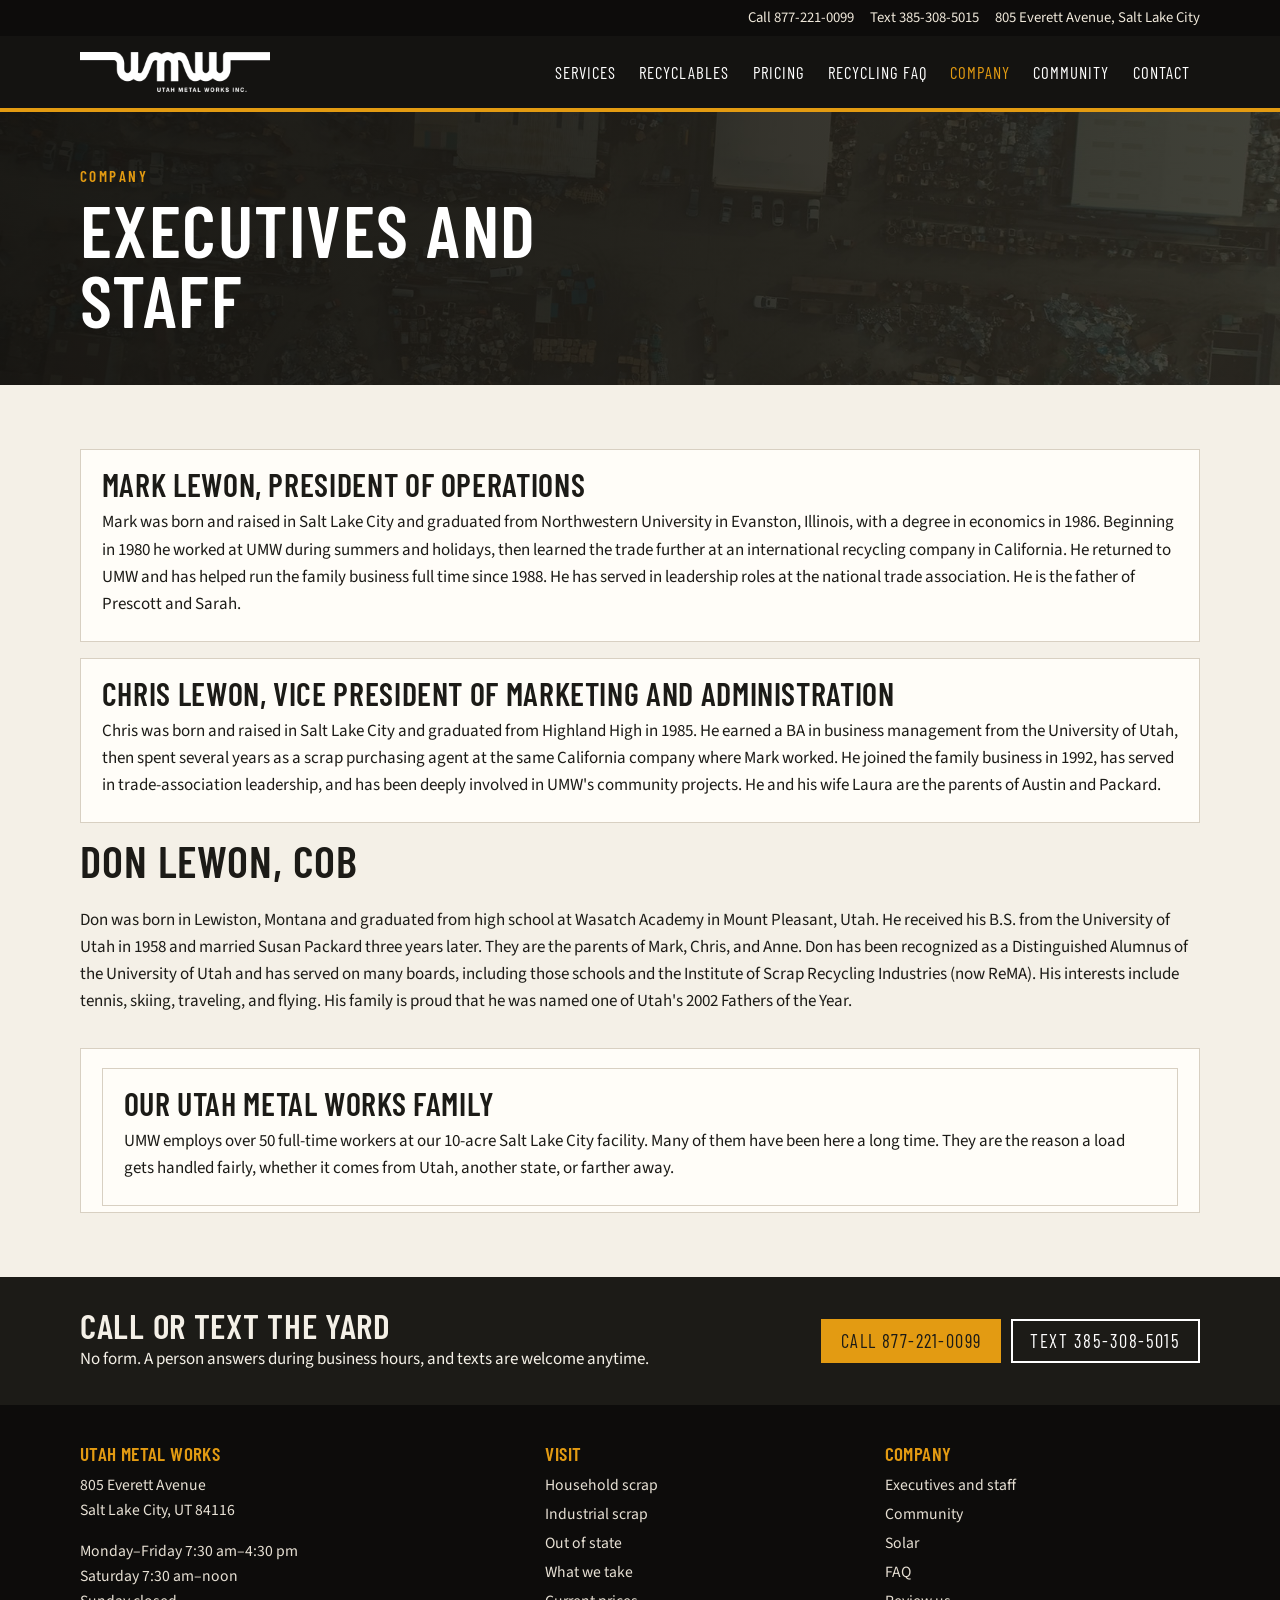
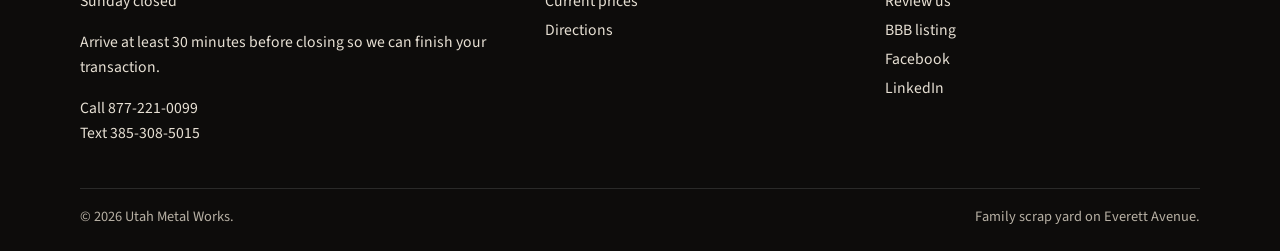
<file: executives-and-staff/index.html>
<!DOCTYPE html>
<html lang="en">
<head>
  <meta charset="utf-8">
  <meta name="viewport" content="width=device-width, initial-scale=1">
  <title>Executives and Staff – Utah Metal Works</title>
  <meta name="description" content="Utah Metal Works is run by the Lewon family: Mark Lewon, and Chris Lewon, with a crew of about 50 at the Salt Lake City yard.">
  <link rel="icon" href="/assets/img/favicon.gif">
  <link rel="preconnect" href="https://fonts.googleapis.com">
  <link rel="preconnect" href="https://fonts.gstatic.com" crossorigin>
  <link href="https://fonts.googleapis.com/css2?family=Barlow+Condensed:wght@500;600;700&family=Source+Sans+3:ital,wght@0,400;0,600;0,700;1,400&display=swap" rel="stylesheet">
  <link rel="stylesheet" href="/assets/css/site.css">
  
</head>
<body>

<a class="skip" href="#content">Skip to content</a>
<div class="utility">
  <div class="wrap">
    <a href="tel:8772210099">Call 877-221-0099</a>
    <a href="sms:3853085015">Text 385-308-5015</a>
    <a class="street" href="/contact/">805 Everett Avenue, Salt Lake City</a>
  </div>
</div>
<header class="site-header">
  <div class="wrap bar">
    <a class="logo" href="/"><img src="/assets/img/logo-white.png" width="285" height="54" alt="Utah Metal Works"></a>
    <button class="nav-toggle" type="button" aria-expanded="false" aria-controls="site-nav">Menu</button>
    <nav class="site-nav" id="site-nav" aria-label="Primary">
      <div class="dropdown">
        <a href="/household-scrap/">Services</a>
        <div class="dropdown-panel">
          <a href="/household-scrap/">Household Scrap</a>
          <a href="/industrial-scrap/">Industrial Scrap</a>
          <a href="/buyers-information/">Buyers Information</a>
          <a href="/out-of-state-recycling/">Out of State Recycling</a>
        </div>
      </div>
      <a href="/recyclables/">Recyclables</a>
      <a href="/pricing/">Pricing</a>
      <a href="/recycling-faq/">Recycling FAQ</a>
      <div class="dropdown">
        <a href="/executives-and-staff/" aria-current="page">Company</a>
        <div class="dropdown-panel">
          <a href="/executives-and-staff/" aria-current="page">Executives and Staff</a>
          <a href="/review-us/">Review Us</a>
        </div>
      </div>
      <div class="dropdown">
        <a href="/community/">Community</a>
        <div class="dropdown-panel">
          <a href="/community/">Community</a>
          <a href="/solar/">Solar</a>
        </div>
      </div>
      <a href="/contact/">Contact</a>
    </nav>
  </div>
</header>

<main id="content">

<header class="page-hero">
  <div class="wrap">
    <p class="eyebrow">Company</p>
    <h1>Executives and staff</h1>
  </div>
</header>

<section>
  <div class="wrap people">
    <article class="person">
      <h2>Mark Lewon, President of Operations</h2>
      <p>Mark was born and raised in Salt Lake City and graduated from Northwestern University in Evanston, Illinois, with a degree in economics in 1986. Beginning in 1980 he worked at UMW during summers and holidays, then learned the trade further at an international recycling company in California. He returned to UMW and has helped run the family business full time since 1988. He has served in leadership roles at the national trade association. He is the father of Prescott and Sarah.</p>
    </article>
    <article class="person">
      <h2>Chris Lewon, Vice President of Marketing and Administration</h2>
      <p>Chris was born and raised in Salt Lake City and graduated from Highland High in 1985. He earned a BA in business management from the University of Utah, then spent several years as a scrap purchasing agent at the same California company where Mark worked. He joined the family business in 1992, has served in trade-association leadership, and has been deeply involved in UMW's community projects. He and his wife Laura are the parents of Austin and Packard.</p>
    </article>
<h2>Don Lewon, COB</h2>
      <p>Don was born in Lewiston, Montana and graduated from high school at Wasatch Academy in Mount Pleasant, Utah. He received his B.S. from the University of Utah in 1958 and married Susan Packard three years later. They are the parents of Mark, Chris, and Anne. Don has been recognized as a Distinguished Alumnus of the University of Utah and has served on many boards, including those schools and the Institute of Scrap Recycling Industries (now ReMA). His interests include tennis, skiing, traveling, and flying. His family is proud that he was named one of Utah's 2002 Fathers of the Year.</p>
    </article>
    <article class="person">
    
    <article class="person">
      <h2>Our Utah Metal Works family</h2>
      <p>UMW employs over 50 full-time workers at our 10-acre Salt Lake City facility. Many of them have been here a long time. They are the reason a load gets handled fairly, whether it comes from Utah, another state, or farther away.</p>
    </article>
  </div>
</section>

</main>

<section class="invite">
  <div class="wrap">
    <div>
      <h2>Call or text the yard</h2>
      <p>No form. A person answers during business hours, and texts are welcome anytime.</p>
    </div>
    <div class="actions">
      <a class="btn btn-gold" href="tel:8772210099">Call 877-221-0099</a>
      <a class="btn btn-ghost" href="sms:3853085015">Text 385-308-5015</a>
    </div>
  </div>
</section>


<footer class="footer">
  <div class="wrap footer-grid">
    <div>
      <h2>Utah Metal Works</h2>
      <p>805 Everett Avenue<br>Salt Lake City, UT 84116</p>
      <p>Monday–Friday 7:30 am–4:30 pm<br>Saturday 7:30 am–noon<br>Sunday closed</p>
      <p>Arrive at least 30 minutes before closing so we can finish your transaction.</p>
      <p><a href="tel:8772210099">Call 877-221-0099</a><br><a href="sms:3853085015">Text 385-308-5015</a></p>
    </div>
    <div>
      <h2>Visit</h2>
      <ul>
        <li><a href="/household-scrap/">Household scrap</a></li>
        <li><a href="/industrial-scrap/">Industrial scrap</a></li>
        <li><a href="/out-of-state-recycling/">Out of state</a></li>
        <li><a href="/recyclables/">What we take</a></li>
        <li><a href="/pricing/">Current prices</a></li>
        <li><a href="/contact/">Directions</a></li>
      </ul>
    </div>
    <div>
      <h2>Company</h2>
      <ul>
        <li><a href="/executives-and-staff/">Executives and staff</a></li>
        <li><a href="/community/">Community</a></li>
        <li><a href="/solar/">Solar</a></li>
        <li><a href="/recycling-faq/">FAQ</a></li>
        <li><a href="/review-us/">Review us</a></li>
        <li><a href="https://www.bbb.org/us/ut/salt-lake-city/profile/recycling-center/utah-metal-works-inc-1126-86080009">BBB listing</a></li>
        <li><a href="https://www.facebook.com/Utah-Metal-Works-Inc-423974660949851/">Facebook</a></li>
        <li><a href="https://www.linkedin.com/company/8214620/">LinkedIn</a></li>
      </ul>
    </div>
  </div>
  <div class="wrap legal">
    <span>© 2026 Utah Metal Works.</span>
    <span>Family scrap yard on Everett Avenue.</span>
  </div>
</footer>

<script src="/assets/js/site.js"></script>
</body>
</html>
</file>
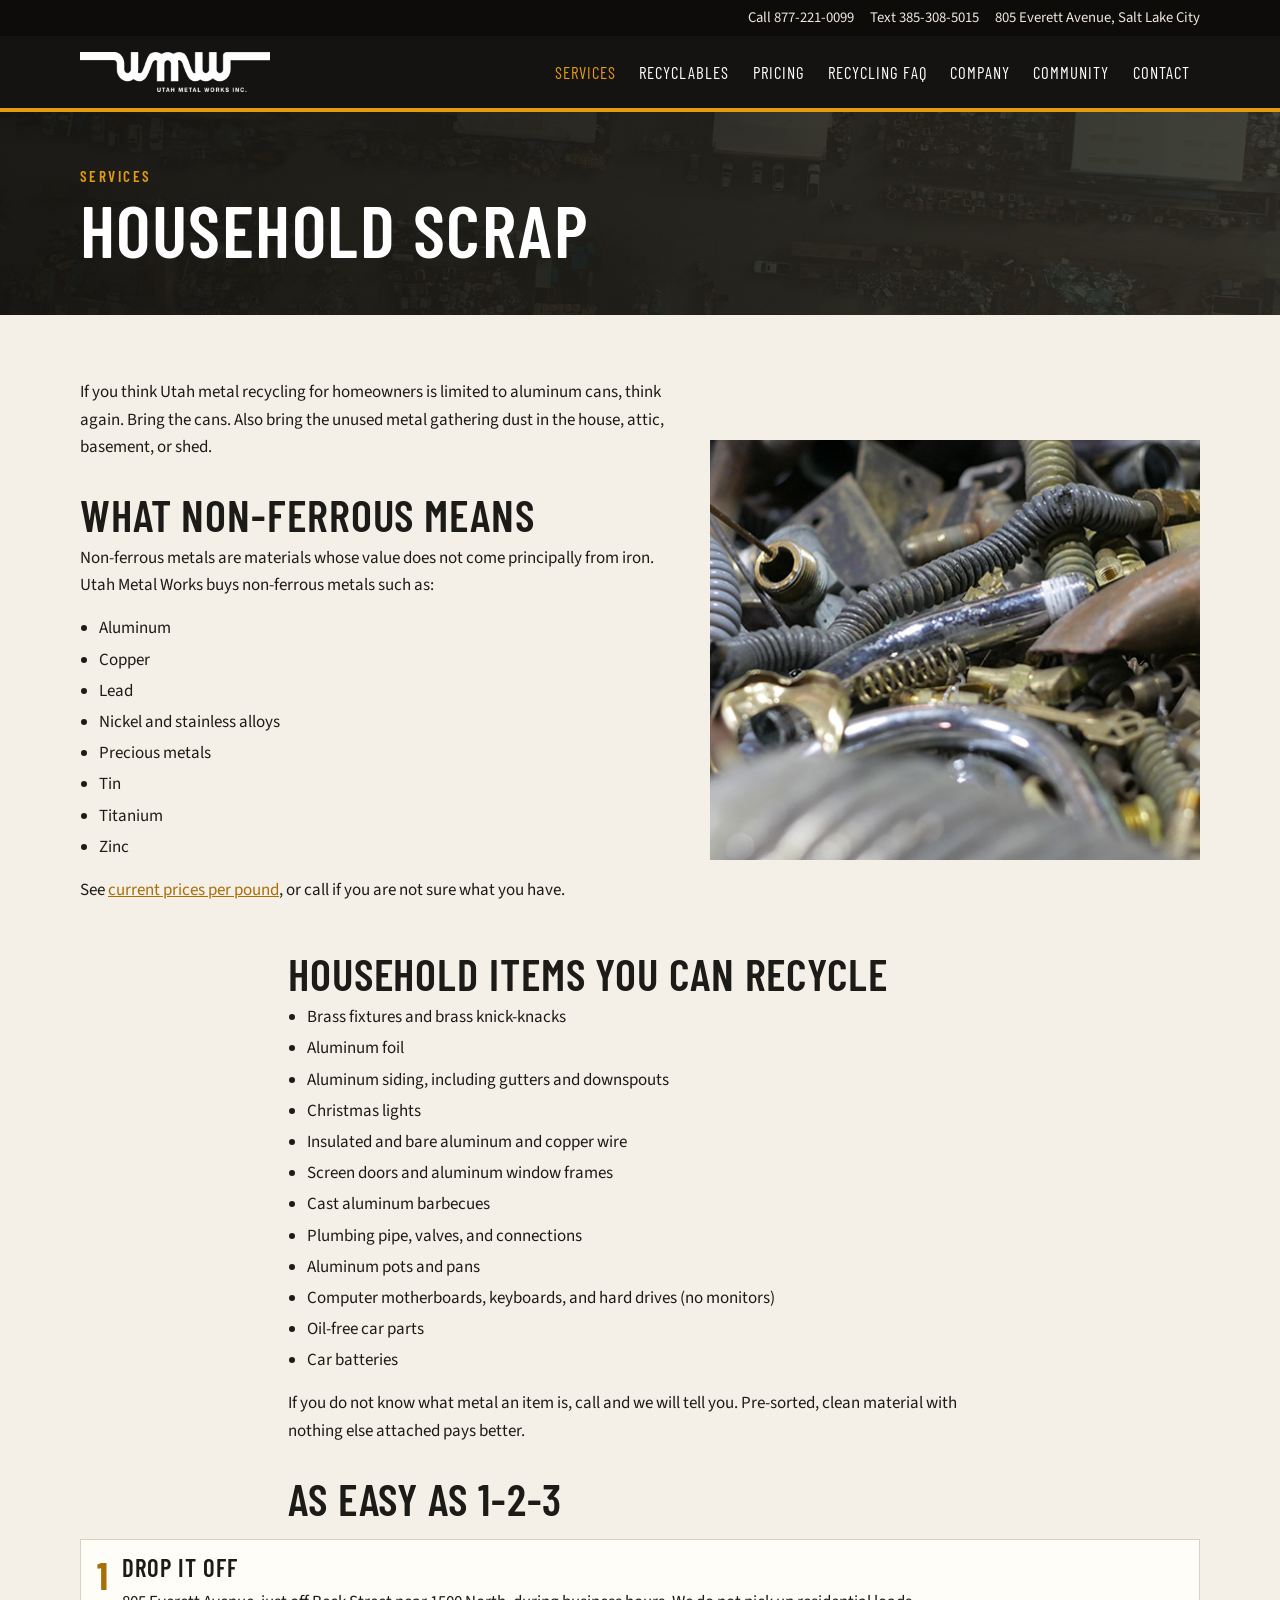
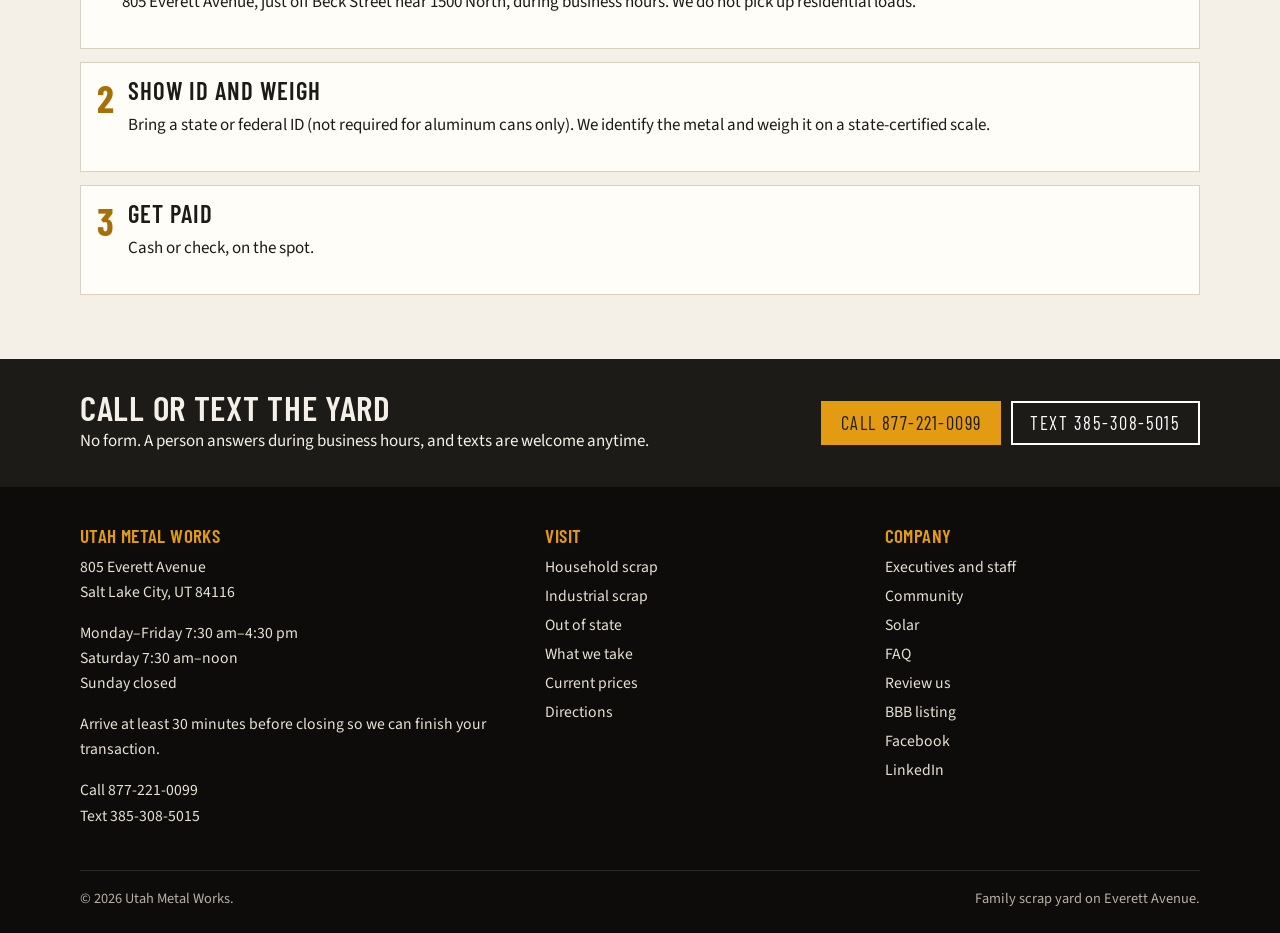
<file: household-scrap/index.html>
<!DOCTYPE html>
<html lang="en">
<head>
  <meta charset="utf-8">
  <meta name="viewport" content="width=device-width, initial-scale=1">
  <title>Household Scrap – Utah Metal Works</title>
  <meta name="description" content="Sell household metal at Utah Metal Works in Salt Lake City. Cans, wire, brass, batteries, and more. Drop off during yard hours. Bring an ID.">
  <link rel="icon" href="/assets/img/favicon.gif">
  <link rel="preconnect" href="https://fonts.googleapis.com">
  <link rel="preconnect" href="https://fonts.gstatic.com" crossorigin>
  <link href="https://fonts.googleapis.com/css2?family=Barlow+Condensed:wght@500;600;700&family=Source+Sans+3:ital,wght@0,400;0,600;0,700;1,400&display=swap" rel="stylesheet">
  <link rel="stylesheet" href="/assets/css/site.css">
  
</head>
<body>

<a class="skip" href="#content">Skip to content</a>
<div class="utility">
  <div class="wrap">
    <a href="tel:8772210099">Call 877-221-0099</a>
    <a href="sms:3853085015">Text 385-308-5015</a>
    <a class="street" href="/contact/">805 Everett Avenue, Salt Lake City</a>
  </div>
</div>
<header class="site-header">
  <div class="wrap bar">
    <a class="logo" href="/"><img src="/assets/img/logo-white.png" width="285" height="54" alt="Utah Metal Works"></a>
    <button class="nav-toggle" type="button" aria-expanded="false" aria-controls="site-nav">Menu</button>
    <nav class="site-nav" id="site-nav" aria-label="Primary">
      <div class="dropdown">
        <a href="/household-scrap/" aria-current="page">Services</a>
        <div class="dropdown-panel">
          <a href="/household-scrap/" aria-current="page">Household Scrap</a>
          <a href="/industrial-scrap/">Industrial Scrap</a>
          <a href="/buyers-information/">Buyers Information</a>
          <a href="/out-of-state-recycling/">Out of State Recycling</a>
        </div>
      </div>
      <a href="/recyclables/">Recyclables</a>
      <a href="/pricing/">Pricing</a>
      <a href="/recycling-faq/">Recycling FAQ</a>
      <div class="dropdown">
        <a href="/executives-and-staff/">Company</a>
        <div class="dropdown-panel">
          <a href="/executives-and-staff/">Executives and Staff</a>
          <a href="/review-us/">Review Us</a>
        </div>
      </div>
      <div class="dropdown">
        <a href="/community/">Community</a>
        <div class="dropdown-panel">
          <a href="/community/">Community</a>
          <a href="/solar/">Solar</a>
        </div>
      </div>
      <a href="/contact/">Contact</a>
    </nav>
  </div>
</header>

<main id="content">

<header class="page-hero">
  <div class="wrap">
    <p class="eyebrow">Services</p>
    <h1>Household scrap</h1>
  </div>
</header>

<section>
  <div class="wrap split">
    <div class="prose">
      <p>If you think Utah metal recycling for homeowners is limited to aluminum cans, think again. Bring the cans. Also bring the unused metal gathering dust in the house, attic, basement, or shed.</p>
      <h2>What non-ferrous means</h2>
      <p>Non-ferrous metals are materials whose value does not come principally from iron. Utah Metal Works buys non-ferrous metals such as:</p>
      <ul>
        <li>Aluminum</li>
        <li>Copper</li>
        <li>Lead</li>
        <li>Nickel and stainless alloys</li>
        <li>Precious metals</li>
        <li>Tin</li>
        <li>Titanium</li>
        <li>Zinc</li>
      </ul>
      <p>See <a href="/pricing/">current prices per pound</a>, or call if you are not sure what you have.</p>
    </div>
    <img src="/assets/img/service-household.jpg" alt="Mixed household metal: copper tube, brass fittings, and steel parts">
  </div>
  <div class="wrap prose">
    <h2>Household items you can recycle</h2>
    <ul>
      <li>Brass fixtures and brass knick-knacks</li>
      <li>Aluminum foil</li>
      <li>Aluminum siding, including gutters and downspouts</li>
      <li>Christmas lights</li>
      <li>Insulated and bare aluminum and copper wire</li>
      <li>Screen doors and aluminum window frames</li>
      <li>Cast aluminum barbecues</li>
      <li>Plumbing pipe, valves, and connections</li>
      <li>Aluminum pots and pans</li>
      <li>Computer motherboards, keyboards, and hard drives (no monitors)</li>
      <li>Oil-free car parts</li>
      <li>Car batteries</li>
    </ul>
    <p>If you do not know what metal an item is, call and we will tell you. Pre-sorted, clean material with nothing else attached pays better.</p>
    <h2>As easy as 1-2-3</h2>
  </div>
  <div class="wrap">
    <ol class="steps">
      <li><b>1</b><div><h3>Drop it off</h3><p>805 Everett Avenue, just off Beck Street near 1500 North, during business hours. We do not pick up residential loads.</p></div></li>
      <li><b>2</b><div><h3>Show ID and weigh</h3><p>Bring a state or federal ID (not required for aluminum cans only). We identify the metal and weigh it on a state-certified scale.</p></div></li>
      <li><b>3</b><div><h3>Get paid</h3><p>Cash or check, on the spot.</p></div></li>
    </ol>
  </div>
</section>

</main>

<section class="invite">
  <div class="wrap">
    <div>
      <h2>Call or text the yard</h2>
      <p>No form. A person answers during business hours, and texts are welcome anytime.</p>
    </div>
    <div class="actions">
      <a class="btn btn-gold" href="tel:8772210099">Call 877-221-0099</a>
      <a class="btn btn-ghost" href="sms:3853085015">Text 385-308-5015</a>
    </div>
  </div>
</section>


<footer class="footer">
  <div class="wrap footer-grid">
    <div>
      <h2>Utah Metal Works</h2>
      <p>805 Everett Avenue<br>Salt Lake City, UT 84116</p>
      <p>Monday–Friday 7:30 am–4:30 pm<br>Saturday 7:30 am–noon<br>Sunday closed</p>
      <p>Arrive at least 30 minutes before closing so we can finish your transaction.</p>
      <p><a href="tel:8772210099">Call 877-221-0099</a><br><a href="sms:3853085015">Text 385-308-5015</a></p>
    </div>
    <div>
      <h2>Visit</h2>
      <ul>
        <li><a href="/household-scrap/">Household scrap</a></li>
        <li><a href="/industrial-scrap/">Industrial scrap</a></li>
        <li><a href="/out-of-state-recycling/">Out of state</a></li>
        <li><a href="/recyclables/">What we take</a></li>
        <li><a href="/pricing/">Current prices</a></li>
        <li><a href="/contact/">Directions</a></li>
      </ul>
    </div>
    <div>
      <h2>Company</h2>
      <ul>
        <li><a href="/executives-and-staff/">Executives and staff</a></li>
        <li><a href="/community/">Community</a></li>
        <li><a href="/solar/">Solar</a></li>
        <li><a href="/recycling-faq/">FAQ</a></li>
        <li><a href="/review-us/">Review us</a></li>
        <li><a href="https://www.bbb.org/us/ut/salt-lake-city/profile/recycling-center/utah-metal-works-inc-1126-86080009">BBB listing</a></li>
        <li><a href="https://www.facebook.com/Utah-Metal-Works-Inc-423974660949851/">Facebook</a></li>
        <li><a href="https://www.linkedin.com/company/8214620/">LinkedIn</a></li>
      </ul>
    </div>
  </div>
  <div class="wrap legal">
    <span>© 2026 Utah Metal Works.</span>
    <span>Family scrap yard on Everett Avenue.</span>
  </div>
</footer>

<script src="/assets/js/site.js"></script>
</body>
</html>
</file>
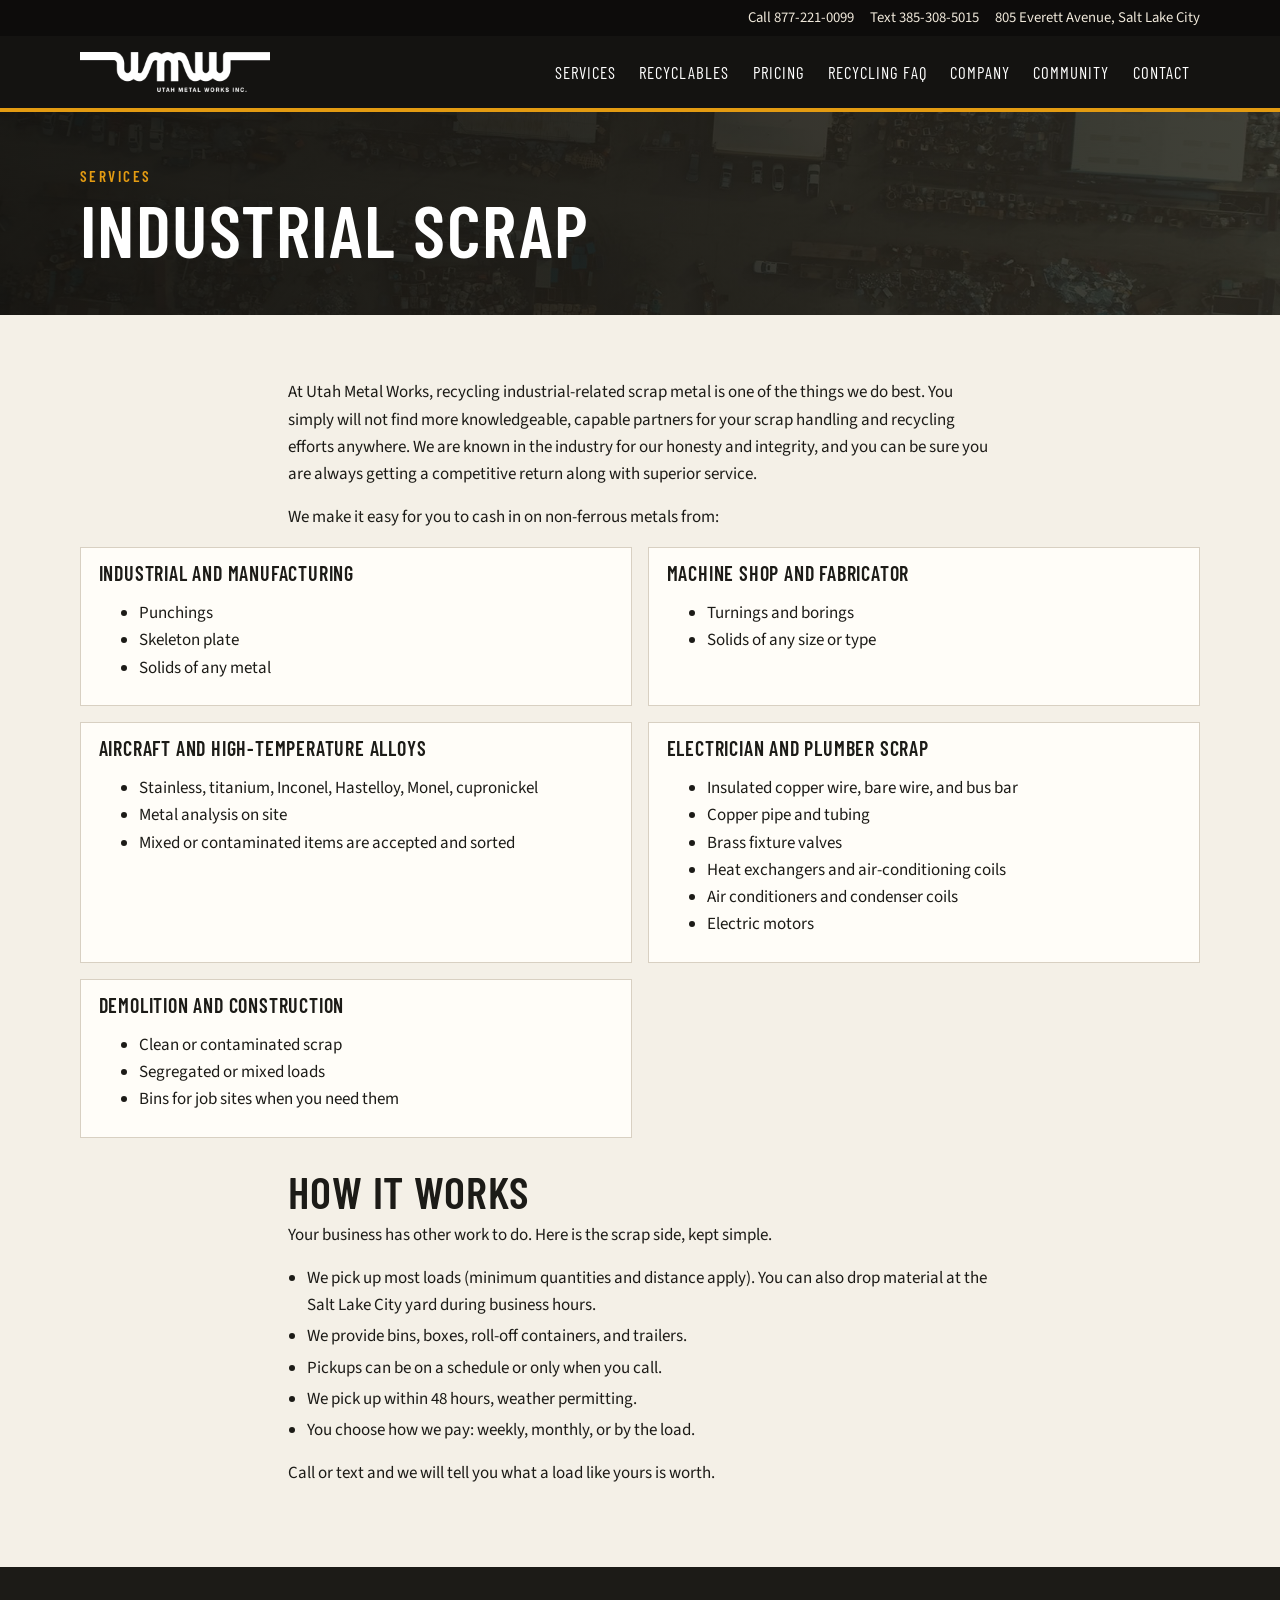
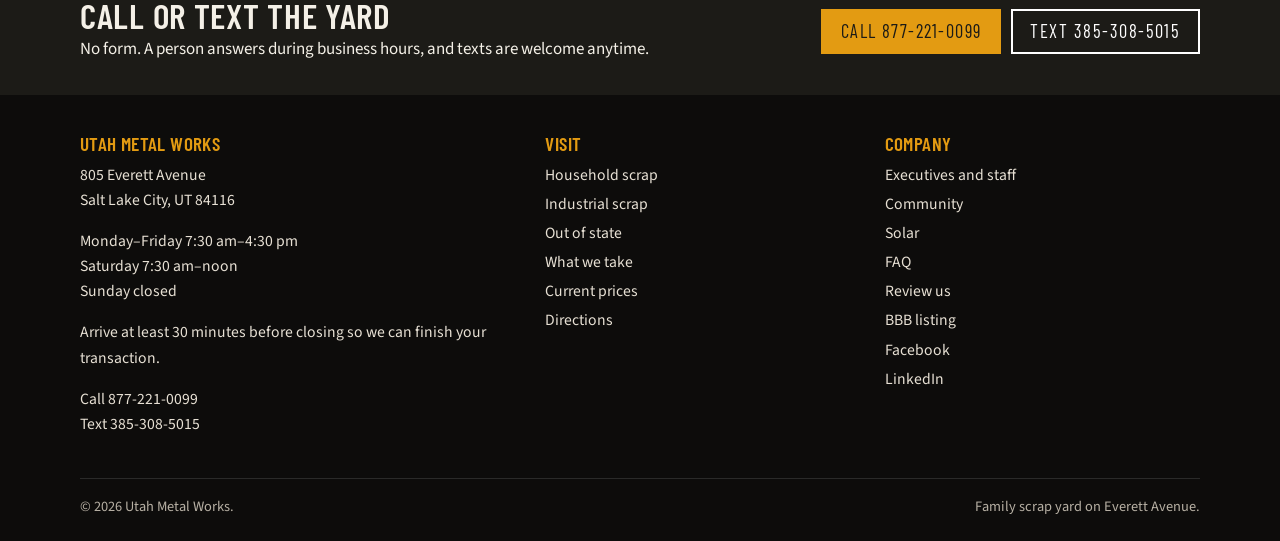
<file: industrial-scrap/index.html>
<!DOCTYPE html>
<html lang="en">
<head>
  <meta charset="utf-8">
  <meta name="viewport" content="width=device-width, initial-scale=1">
  <title>Industrial Scrap – Utah Metal Works</title>
  <meta name="description" content="Industrial and commercial scrap pickup in Salt Lake City and beyond. Bins, scheduled routes, and payment by the load, the week, or the month.">
  <link rel="icon" href="/assets/img/favicon.gif">
  <link rel="preconnect" href="https://fonts.googleapis.com">
  <link rel="preconnect" href="https://fonts.gstatic.com" crossorigin>
  <link href="https://fonts.googleapis.com/css2?family=Barlow+Condensed:wght@500;600;700&family=Source+Sans+3:ital,wght@0,400;0,600;0,700;1,400&display=swap" rel="stylesheet">
  <link rel="stylesheet" href="/assets/css/site.css">
  
</head>
<body>

<a class="skip" href="#content">Skip to content</a>
<div class="utility">
  <div class="wrap">
    <a href="tel:8772210099">Call 877-221-0099</a>
    <a href="sms:3853085015">Text 385-308-5015</a>
    <a class="street" href="/contact/">805 Everett Avenue, Salt Lake City</a>
  </div>
</div>
<header class="site-header">
  <div class="wrap bar">
    <a class="logo" href="/"><img src="/assets/img/logo-white.png" width="285" height="54" alt="Utah Metal Works"></a>
    <button class="nav-toggle" type="button" aria-expanded="false" aria-controls="site-nav">Menu</button>
    <nav class="site-nav" id="site-nav" aria-label="Primary">
      <div class="dropdown">
        <a href="/household-scrap/">Services</a>
        <div class="dropdown-panel">
          <a href="/household-scrap/">Household Scrap</a>
          <a href="/industrial-scrap/" aria-current="page">Industrial Scrap</a>
          <a href="/buyers-information/">Buyers Information</a>
          <a href="/out-of-state-recycling/">Out of State Recycling</a>
        </div>
      </div>
      <a href="/recyclables/">Recyclables</a>
      <a href="/pricing/">Pricing</a>
      <a href="/recycling-faq/">Recycling FAQ</a>
      <div class="dropdown">
        <a href="/executives-and-staff/">Company</a>
        <div class="dropdown-panel">
          <a href="/executives-and-staff/">Executives and Staff</a>
          <a href="/review-us/">Review Us</a>
        </div>
      </div>
      <div class="dropdown">
        <a href="/community/">Community</a>
        <div class="dropdown-panel">
          <a href="/community/">Community</a>
          <a href="/solar/">Solar</a>
        </div>
      </div>
      <a href="/contact/">Contact</a>
    </nav>
  </div>
</header>

<main id="content">

<header class="page-hero">
  <div class="wrap">
    <p class="eyebrow">Services</p>
    <h1>Industrial scrap</h1>
  </div>
</header>

<section>
  <div class="wrap prose">
    <p>At Utah Metal Works, recycling industrial-related scrap metal is one of the things we do best. You simply will not find more knowledgeable, capable partners for your scrap handling and recycling efforts anywhere. We are known in the industry for our honesty and integrity, and you can be sure you are always getting a competitive return along with superior service.</p>
    <p>We make it easy for you to cash in on non-ferrous metals from:</p>
  </div>
  <div class="wrap groups">
    <article class="group">
      <h3>Industrial and manufacturing</h3>
      <ul>
        <li>Punchings</li>
        <li>Skeleton plate</li>
        <li>Solids of any metal</li>
      </ul>
    </article>
    <article class="group">
      <h3>Machine shop and fabricator</h3>
      <ul>
        <li>Turnings and borings</li>
        <li>Solids of any size or type</li>
      </ul>
    </article>
    <article class="group">
      <h3>Aircraft and high-temperature alloys</h3>
      <ul>
        <li>Stainless, titanium, Inconel, Hastelloy, Monel, cupronickel</li>
        <li>Metal analysis on site</li>
        <li>Mixed or contaminated items are accepted and sorted</li>
      </ul>
    </article>
    <article class="group">
      <h3>Electrician and plumber scrap</h3>
      <ul>
        <li>Insulated copper wire, bare wire, and bus bar</li>
        <li>Copper pipe and tubing</li>
        <li>Brass fixture valves</li>
        <li>Heat exchangers and air-conditioning coils</li>
        <li>Air conditioners and condenser coils</li>
        <li>Electric motors</li>
      </ul>
    </article>
    <article class="group">
      <h3>Demolition and construction</h3>
      <ul>
        <li>Clean or contaminated scrap</li>
        <li>Segregated or mixed loads</li>
        <li>Bins for job sites when you need them</li>
      </ul>
    </article>
  </div>
  <div class="wrap prose">
    <h2>How it works</h2>
    <p>Your business has other work to do. Here is the scrap side, kept simple.</p>
    <ul>
      <li>We pick up most loads (minimum quantities and distance apply). You can also drop material at the Salt Lake City yard during business hours.</li>
      <li>We provide bins, boxes, roll-off containers, and trailers.</li>
      <li>Pickups can be on a schedule or only when you call.</li>
      <li>We pick up within 48 hours, weather permitting.</li>
      <li>You choose how we pay: weekly, monthly, or by the load.</li>
    </ul>
    <p>Call or text and we will tell you what a load like yours is worth.</p>
  </div>
</section>

</main>

<section class="invite">
  <div class="wrap">
    <div>
      <h2>Call or text the yard</h2>
      <p>No form. A person answers during business hours, and texts are welcome anytime.</p>
    </div>
    <div class="actions">
      <a class="btn btn-gold" href="tel:8772210099">Call 877-221-0099</a>
      <a class="btn btn-ghost" href="sms:3853085015">Text 385-308-5015</a>
    </div>
  </div>
</section>


<footer class="footer">
  <div class="wrap footer-grid">
    <div>
      <h2>Utah Metal Works</h2>
      <p>805 Everett Avenue<br>Salt Lake City, UT 84116</p>
      <p>Monday–Friday 7:30 am–4:30 pm<br>Saturday 7:30 am–noon<br>Sunday closed</p>
      <p>Arrive at least 30 minutes before closing so we can finish your transaction.</p>
      <p><a href="tel:8772210099">Call 877-221-0099</a><br><a href="sms:3853085015">Text 385-308-5015</a></p>
    </div>
    <div>
      <h2>Visit</h2>
      <ul>
        <li><a href="/household-scrap/">Household scrap</a></li>
        <li><a href="/industrial-scrap/">Industrial scrap</a></li>
        <li><a href="/out-of-state-recycling/">Out of state</a></li>
        <li><a href="/recyclables/">What we take</a></li>
        <li><a href="/pricing/">Current prices</a></li>
        <li><a href="/contact/">Directions</a></li>
      </ul>
    </div>
    <div>
      <h2>Company</h2>
      <ul>
        <li><a href="/executives-and-staff/">Executives and staff</a></li>
        <li><a href="/community/">Community</a></li>
        <li><a href="/solar/">Solar</a></li>
        <li><a href="/recycling-faq/">FAQ</a></li>
        <li><a href="/review-us/">Review us</a></li>
        <li><a href="https://www.bbb.org/us/ut/salt-lake-city/profile/recycling-center/utah-metal-works-inc-1126-86080009">BBB listing</a></li>
        <li><a href="https://www.facebook.com/Utah-Metal-Works-Inc-423974660949851/">Facebook</a></li>
        <li><a href="https://www.linkedin.com/company/8214620/">LinkedIn</a></li>
      </ul>
    </div>
  </div>
  <div class="wrap legal">
    <span>© 2026 Utah Metal Works.</span>
    <span>Family scrap yard on Everett Avenue.</span>
  </div>
</footer>

<script src="/assets/js/site.js"></script>
</body>
</html>
</file>
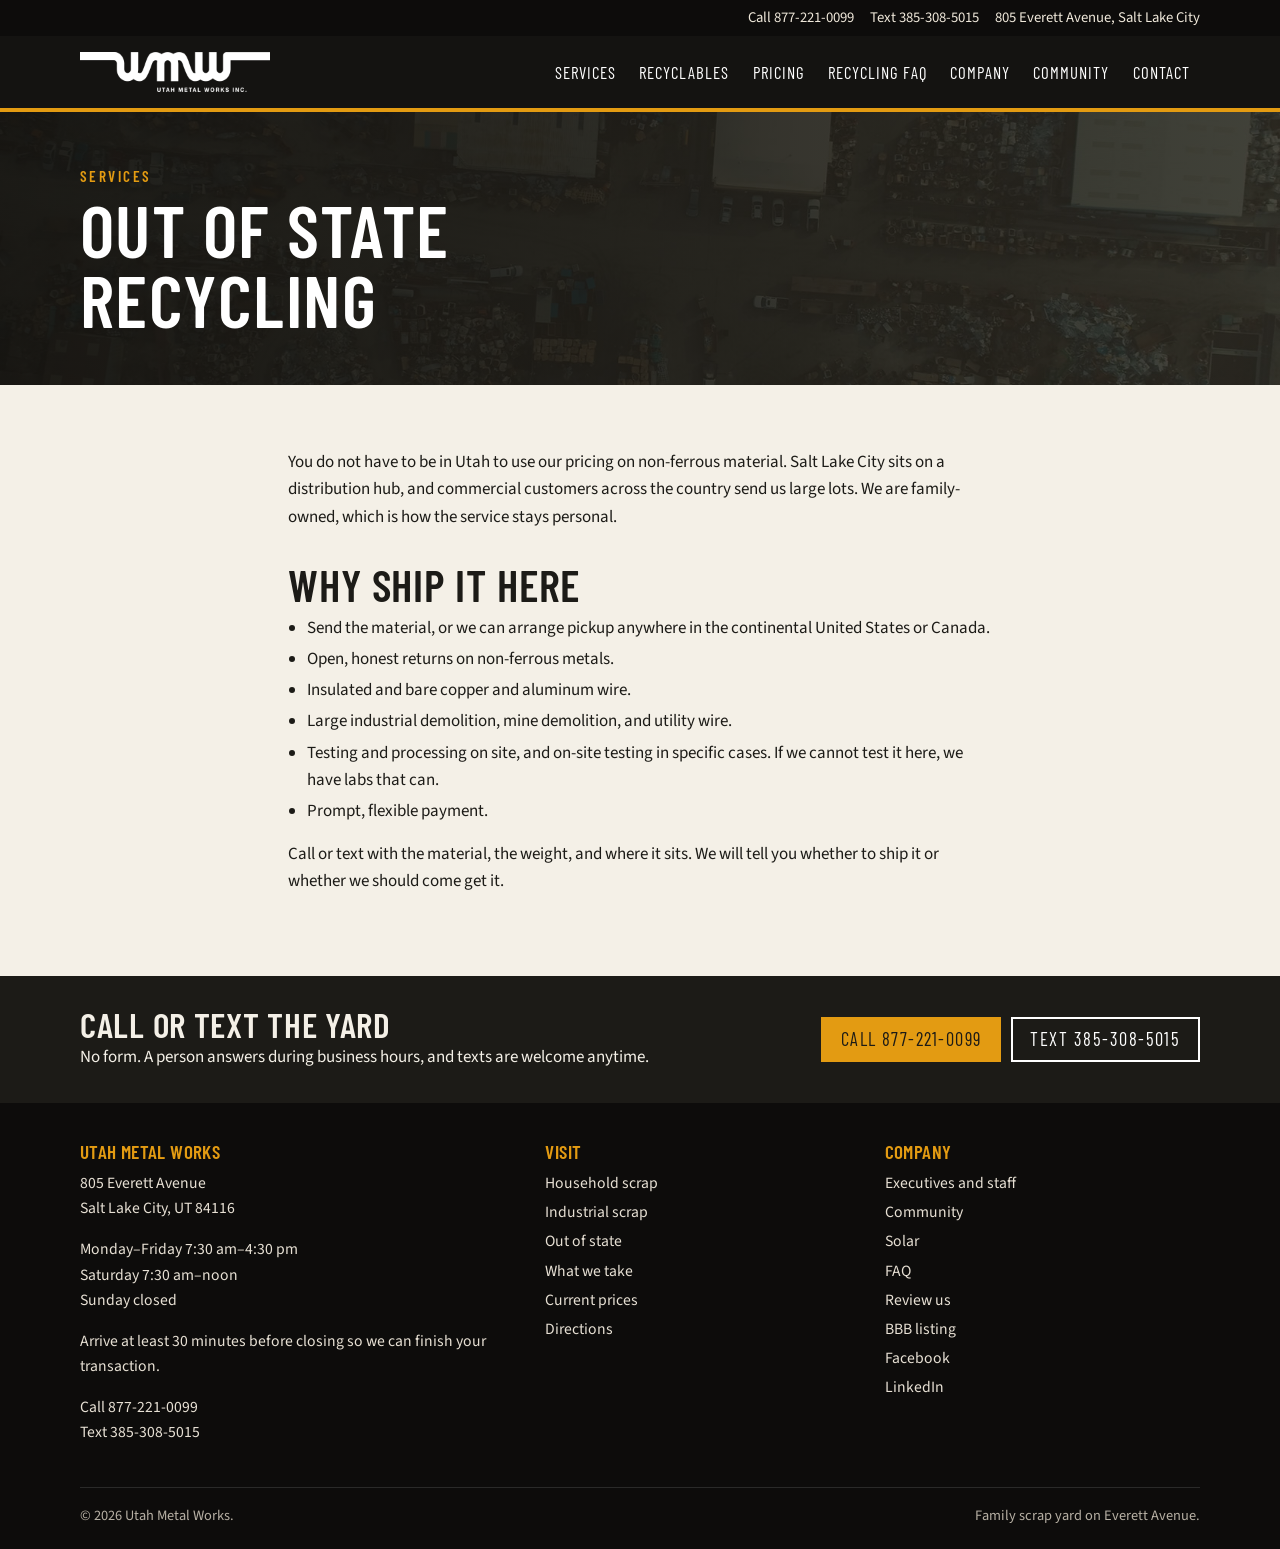
<file: out-of-state-recycling/index.html>
<!DOCTYPE html>
<html lang="en">
<head>
  <meta charset="utf-8">
  <meta name="viewport" content="width=device-width, initial-scale=1">
  <title>Out of State Recycling – Utah Metal Works</title>
  <meta name="description" content="Ship or schedule a pickup of large non-ferrous loads from anywhere in the continental United States or Canada.">
  <link rel="icon" href="/assets/img/favicon.gif">
  <link rel="preconnect" href="https://fonts.googleapis.com">
  <link rel="preconnect" href="https://fonts.gstatic.com" crossorigin>
  <link href="https://fonts.googleapis.com/css2?family=Barlow+Condensed:wght@500;600;700&family=Source+Sans+3:ital,wght@0,400;0,600;0,700;1,400&display=swap" rel="stylesheet">
  <link rel="stylesheet" href="/assets/css/site.css">
  
</head>
<body>

<a class="skip" href="#content">Skip to content</a>
<div class="utility">
  <div class="wrap">
    <a href="tel:8772210099">Call 877-221-0099</a>
    <a href="sms:3853085015">Text 385-308-5015</a>
    <a class="street" href="/contact/">805 Everett Avenue, Salt Lake City</a>
  </div>
</div>
<header class="site-header">
  <div class="wrap bar">
    <a class="logo" href="/"><img src="/assets/img/logo-white.png" width="285" height="54" alt="Utah Metal Works"></a>
    <button class="nav-toggle" type="button" aria-expanded="false" aria-controls="site-nav">Menu</button>
    <nav class="site-nav" id="site-nav" aria-label="Primary">
      <div class="dropdown">
        <a href="/household-scrap/">Services</a>
        <div class="dropdown-panel">
          <a href="/household-scrap/">Household Scrap</a>
          <a href="/industrial-scrap/">Industrial Scrap</a>
          <a href="/buyers-information/">Buyers Information</a>
          <a href="/out-of-state-recycling/" aria-current="page">Out of State Recycling</a>
        </div>
      </div>
      <a href="/recyclables/">Recyclables</a>
      <a href="/pricing/">Pricing</a>
      <a href="/recycling-faq/">Recycling FAQ</a>
      <div class="dropdown">
        <a href="/executives-and-staff/">Company</a>
        <div class="dropdown-panel">
          <a href="/executives-and-staff/">Executives and Staff</a>
          <a href="/review-us/">Review Us</a>
        </div>
      </div>
      <div class="dropdown">
        <a href="/community/">Community</a>
        <div class="dropdown-panel">
          <a href="/community/">Community</a>
          <a href="/solar/">Solar</a>
        </div>
      </div>
      <a href="/contact/">Contact</a>
    </nav>
  </div>
</header>

<main id="content">

<header class="page-hero">
  <div class="wrap">
    <p class="eyebrow">Services</p>
    <h1>Out of state recycling</h1>
  </div>
</header>

<section>
  <div class="wrap prose">
    <p>You do not have to be in Utah to use our pricing on non-ferrous material. Salt Lake City sits on a distribution hub, and commercial customers across the country send us large lots. We are family-owned, which is how the service stays personal.</p>
    <h2>Why ship it here</h2>
    <ul>
      <li>Send the material, or we can arrange pickup anywhere in the continental United States or Canada.</li>
      <li>Open, honest returns on non-ferrous metals.</li>
      <li>Insulated and bare copper and aluminum wire.</li>
      <li>Large industrial demolition, mine demolition, and utility wire.</li>
      <li>Testing and processing on site, and on-site testing in specific cases. If we cannot test it here, we have labs that can.</li>
      <li>Prompt, flexible payment.</li>
    </ul>
    <p>Call or text with the material, the weight, and where it sits. We will tell you whether to ship it or whether we should come get it.</p>
  </div>
</section>

</main>

<section class="invite">
  <div class="wrap">
    <div>
      <h2>Call or text the yard</h2>
      <p>No form. A person answers during business hours, and texts are welcome anytime.</p>
    </div>
    <div class="actions">
      <a class="btn btn-gold" href="tel:8772210099">Call 877-221-0099</a>
      <a class="btn btn-ghost" href="sms:3853085015">Text 385-308-5015</a>
    </div>
  </div>
</section>


<footer class="footer">
  <div class="wrap footer-grid">
    <div>
      <h2>Utah Metal Works</h2>
      <p>805 Everett Avenue<br>Salt Lake City, UT 84116</p>
      <p>Monday–Friday 7:30 am–4:30 pm<br>Saturday 7:30 am–noon<br>Sunday closed</p>
      <p>Arrive at least 30 minutes before closing so we can finish your transaction.</p>
      <p><a href="tel:8772210099">Call 877-221-0099</a><br><a href="sms:3853085015">Text 385-308-5015</a></p>
    </div>
    <div>
      <h2>Visit</h2>
      <ul>
        <li><a href="/household-scrap/">Household scrap</a></li>
        <li><a href="/industrial-scrap/">Industrial scrap</a></li>
        <li><a href="/out-of-state-recycling/">Out of state</a></li>
        <li><a href="/recyclables/">What we take</a></li>
        <li><a href="/pricing/">Current prices</a></li>
        <li><a href="/contact/">Directions</a></li>
      </ul>
    </div>
    <div>
      <h2>Company</h2>
      <ul>
        <li><a href="/executives-and-staff/">Executives and staff</a></li>
        <li><a href="/community/">Community</a></li>
        <li><a href="/solar/">Solar</a></li>
        <li><a href="/recycling-faq/">FAQ</a></li>
        <li><a href="/review-us/">Review us</a></li>
        <li><a href="https://www.bbb.org/us/ut/salt-lake-city/profile/recycling-center/utah-metal-works-inc-1126-86080009">BBB listing</a></li>
        <li><a href="https://www.facebook.com/Utah-Metal-Works-Inc-423974660949851/">Facebook</a></li>
        <li><a href="https://www.linkedin.com/company/8214620/">LinkedIn</a></li>
      </ul>
    </div>
  </div>
  <div class="wrap legal">
    <span>© 2026 Utah Metal Works.</span>
    <span>Family scrap yard on Everett Avenue.</span>
  </div>
</footer>

<script src="/assets/js/site.js"></script>
</body>
</html>
</file>
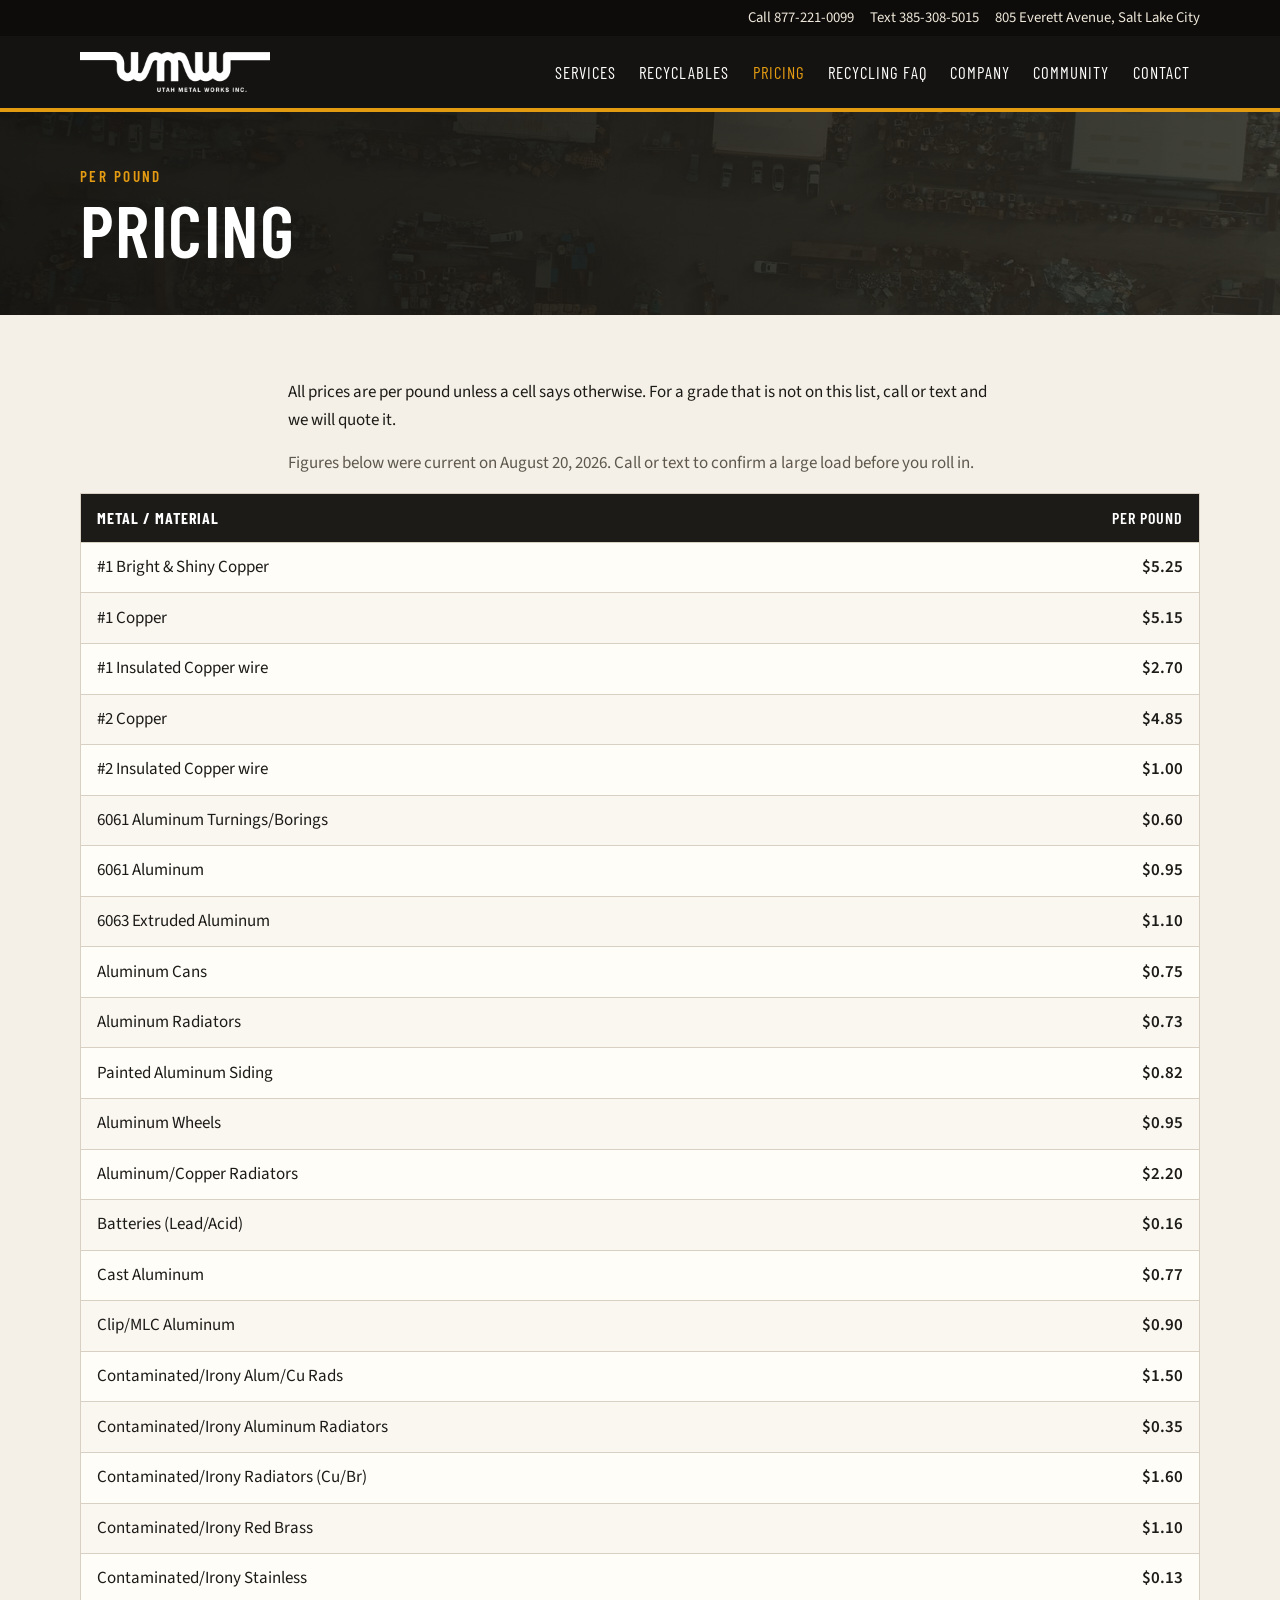
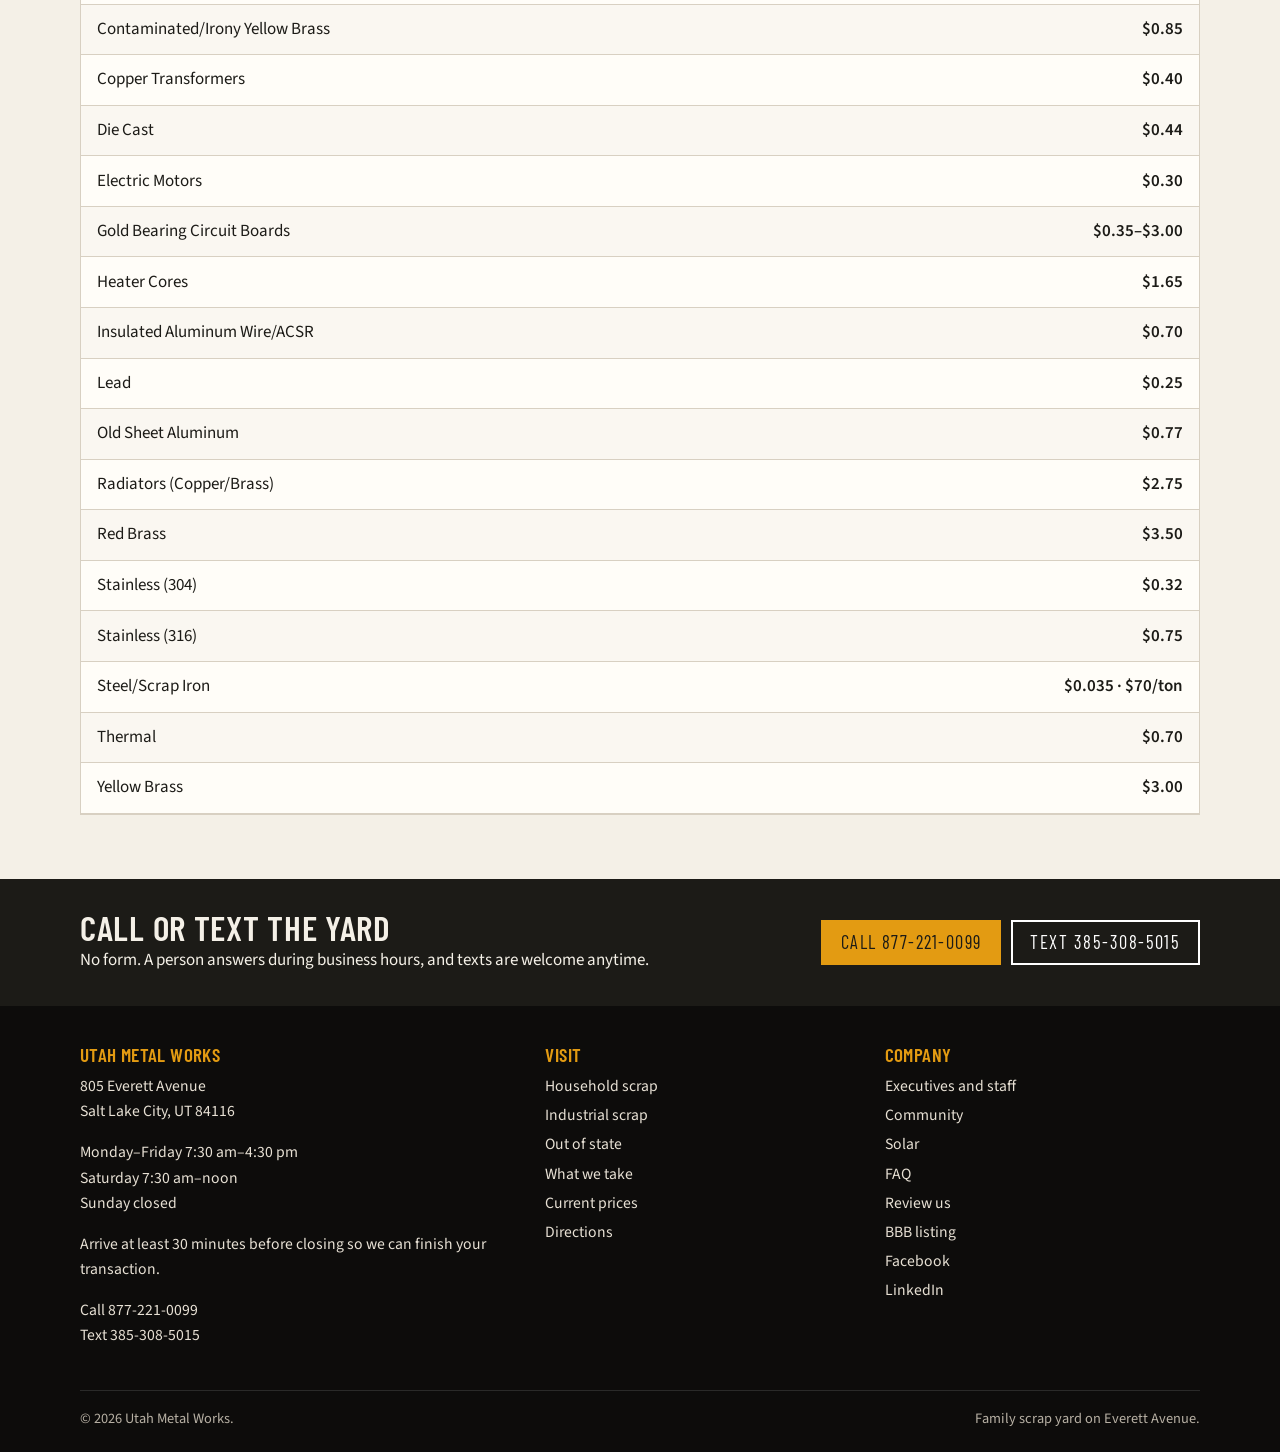
<file: pricing/index.html>
<!DOCTYPE html>
<html lang="en">
<head>
  <meta charset="utf-8">
  <meta name="viewport" content="width=device-width, initial-scale=1">
  <title>Pricing – Utah Metal Works</title>
  <meta name="description" content="Current Utah Metal Works scrap prices per pound, including copper, aluminum, brass, stainless, and steel.">
  <link rel="icon" href="/assets/img/favicon.gif">
  <link rel="preconnect" href="https://fonts.googleapis.com">
  <link rel="preconnect" href="https://fonts.gstatic.com" crossorigin>
  <link href="https://fonts.googleapis.com/css2?family=Barlow+Condensed:wght@500;600;700&family=Source+Sans+3:ital,wght@0,400;0,600;0,700;1,400&display=swap" rel="stylesheet">
  <link rel="stylesheet" href="/assets/css/site.css">
  
</head>
<body>

<a class="skip" href="#content">Skip to content</a>
<div class="utility">
  <div class="wrap">
    <a href="tel:8772210099">Call 877-221-0099</a>
    <a href="sms:3853085015">Text 385-308-5015</a>
    <a class="street" href="/contact/">805 Everett Avenue, Salt Lake City</a>
  </div>
</div>
<header class="site-header">
  <div class="wrap bar">
    <a class="logo" href="/"><img src="/assets/img/logo-white.png" width="285" height="54" alt="Utah Metal Works"></a>
    <button class="nav-toggle" type="button" aria-expanded="false" aria-controls="site-nav">Menu</button>
    <nav class="site-nav" id="site-nav" aria-label="Primary">
      <div class="dropdown">
        <a href="/household-scrap/">Services</a>
        <div class="dropdown-panel">
          <a href="/household-scrap/">Household Scrap</a>
          <a href="/industrial-scrap/">Industrial Scrap</a>
          <a href="/buyers-information/">Buyers Information</a>
          <a href="/out-of-state-recycling/">Out of State Recycling</a>
        </div>
      </div>
      <a href="/recyclables/">Recyclables</a>
      <a href="/pricing/" aria-current="page">Pricing</a>
      <a href="/recycling-faq/">Recycling FAQ</a>
      <div class="dropdown">
        <a href="/executives-and-staff/">Company</a>
        <div class="dropdown-panel">
          <a href="/executives-and-staff/">Executives and Staff</a>
          <a href="/review-us/">Review Us</a>
        </div>
      </div>
      <div class="dropdown">
        <a href="/community/">Community</a>
        <div class="dropdown-panel">
          <a href="/community/">Community</a>
          <a href="/solar/">Solar</a>
        </div>
      </div>
      <a href="/contact/">Contact</a>
    </nav>
  </div>
</header>

<main id="content">

<header class="page-hero">
  <div class="wrap">
    <p class="eyebrow">Per pound</p>
    <h1>Pricing</h1>
  </div>
</header>

<section>
  <div class="wrap prose">
    <p>All prices are per pound unless a cell says otherwise. For a grade that is not on this list, call or text and we will quote it.</p>
    <p class="muted">Figures below were current on August 20, 2026. Call or text to confirm a large load before you roll in.</p>
  </div>
  <div class="wrap">
    <!-- PRICE LIST
         Edit the dollar amounts in the table below, commit on GitHub,
         and the live page updates. Every price is per pound unless the
         cell itself says otherwise (steel shows a per-ton figure too).
    -->
    <div class="price-wrap">
      <table class="prices">
        <thead>
          <tr><th>Metal / material</th><th>Per pound</th></tr>
        </thead>
        <tbody>
          <tr><td>#1 Bright & Shiny Copper</td><td>$5.25</td></tr>
<tr><td>#1 Copper</td><td>$5.15</td></tr>
<tr><td>#1 Insulated Copper wire</td><td>$2.70</td></tr>
<tr><td>#2 Copper</td><td>$4.85</td></tr>
<tr><td>#2 Insulated Copper wire</td><td>$1.00</td></tr>
<tr><td>6061 Aluminum Turnings/Borings</td><td>$0.60</td></tr>
<tr><td>6061 Aluminum</td><td>$0.95</td></tr>
<tr><td>6063 Extruded Aluminum</td><td>$1.10</td></tr>
<tr><td>Aluminum Cans</td><td>$0.75</td></tr>
<tr><td>Aluminum Radiators</td><td>$0.73</td></tr>
<tr><td>Painted Aluminum Siding</td><td>$0.82</td></tr>
<tr><td>Aluminum Wheels</td><td>$0.95</td></tr>
<tr><td>Aluminum/Copper Radiators</td><td>$2.20</td></tr>
<tr><td>Batteries (Lead/Acid)</td><td>$0.16</td></tr>
<tr><td>Cast Aluminum</td><td>$0.77</td></tr>
<tr><td>Clip/MLC Aluminum</td><td>$0.90</td></tr>
<tr><td>Contaminated/Irony Alum/Cu Rads</td><td>$1.50</td></tr>
<tr><td>Contaminated/Irony Aluminum Radiators</td><td>$0.35</td></tr>
<tr><td>Contaminated/Irony Radiators (Cu/Br)</td><td>$1.60</td></tr>
<tr><td>Contaminated/Irony Red Brass</td><td>$1.10</td></tr>
<tr><td>Contaminated/Irony Stainless</td><td>$0.13</td></tr>
<tr><td>Contaminated/Irony Yellow Brass</td><td>$0.85</td></tr>
<tr><td>Copper Transformers</td><td>$0.40</td></tr>
<tr><td>Die Cast</td><td>$0.44</td></tr>
<tr><td>Electric Motors</td><td>$0.30</td></tr>
<tr><td>Gold Bearing Circuit Boards</td><td>$0.35–$3.00</td></tr>
<tr><td>Heater Cores</td><td>$1.65</td></tr>
<tr><td>Insulated Aluminum Wire/ACSR</td><td>$0.70</td></tr>
<tr><td>Lead</td><td>$0.25</td></tr>
<tr><td>Old Sheet Aluminum</td><td>$0.77</td></tr>
<tr><td>Radiators (Copper/Brass)</td><td>$2.75</td></tr>
<tr><td>Red Brass</td><td>$3.50</td></tr>
<tr><td>Stainless (304)</td><td>$0.32</td></tr>
<tr><td>Stainless (316)</td><td>$0.75</td></tr>
<tr><td>Steel/Scrap Iron</td><td>$0.035 · $70/ton</td></tr>
<tr><td>Thermal</td><td>$0.70</td></tr>
<tr><td>Yellow Brass</td><td>$3.00</td></tr>
        </tbody>
      </table>
    </div>
  </div>
</section>

</main>

<section class="invite">
  <div class="wrap">
    <div>
      <h2>Call or text the yard</h2>
      <p>No form. A person answers during business hours, and texts are welcome anytime.</p>
    </div>
    <div class="actions">
      <a class="btn btn-gold" href="tel:8772210099">Call 877-221-0099</a>
      <a class="btn btn-ghost" href="sms:3853085015">Text 385-308-5015</a>
    </div>
  </div>
</section>


<footer class="footer">
  <div class="wrap footer-grid">
    <div>
      <h2>Utah Metal Works</h2>
      <p>805 Everett Avenue<br>Salt Lake City, UT 84116</p>
      <p>Monday–Friday 7:30 am–4:30 pm<br>Saturday 7:30 am–noon<br>Sunday closed</p>
      <p>Arrive at least 30 minutes before closing so we can finish your transaction.</p>
      <p><a href="tel:8772210099">Call 877-221-0099</a><br><a href="sms:3853085015">Text 385-308-5015</a></p>
    </div>
    <div>
      <h2>Visit</h2>
      <ul>
        <li><a href="/household-scrap/">Household scrap</a></li>
        <li><a href="/industrial-scrap/">Industrial scrap</a></li>
        <li><a href="/out-of-state-recycling/">Out of state</a></li>
        <li><a href="/recyclables/">What we take</a></li>
        <li><a href="/pricing/">Current prices</a></li>
        <li><a href="/contact/">Directions</a></li>
      </ul>
    </div>
    <div>
      <h2>Company</h2>
      <ul>
        <li><a href="/executives-and-staff/">Executives and staff</a></li>
        <li><a href="/community/">Community</a></li>
        <li><a href="/solar/">Solar</a></li>
        <li><a href="/recycling-faq/">FAQ</a></li>
        <li><a href="/review-us/">Review us</a></li>
        <li><a href="https://www.bbb.org/us/ut/salt-lake-city/profile/recycling-center/utah-metal-works-inc-1126-86080009">BBB listing</a></li>
        <li><a href="https://www.facebook.com/Utah-Metal-Works-Inc-423974660949851/">Facebook</a></li>
        <li><a href="https://www.linkedin.com/company/8214620/">LinkedIn</a></li>
      </ul>
    </div>
  </div>
  <div class="wrap legal">
    <span>© 2026 Utah Metal Works.</span>
    <span>Family scrap yard on Everett Avenue.</span>
  </div>
</footer>

<script src="/assets/js/site.js"></script>
</body>
</html>
</file>
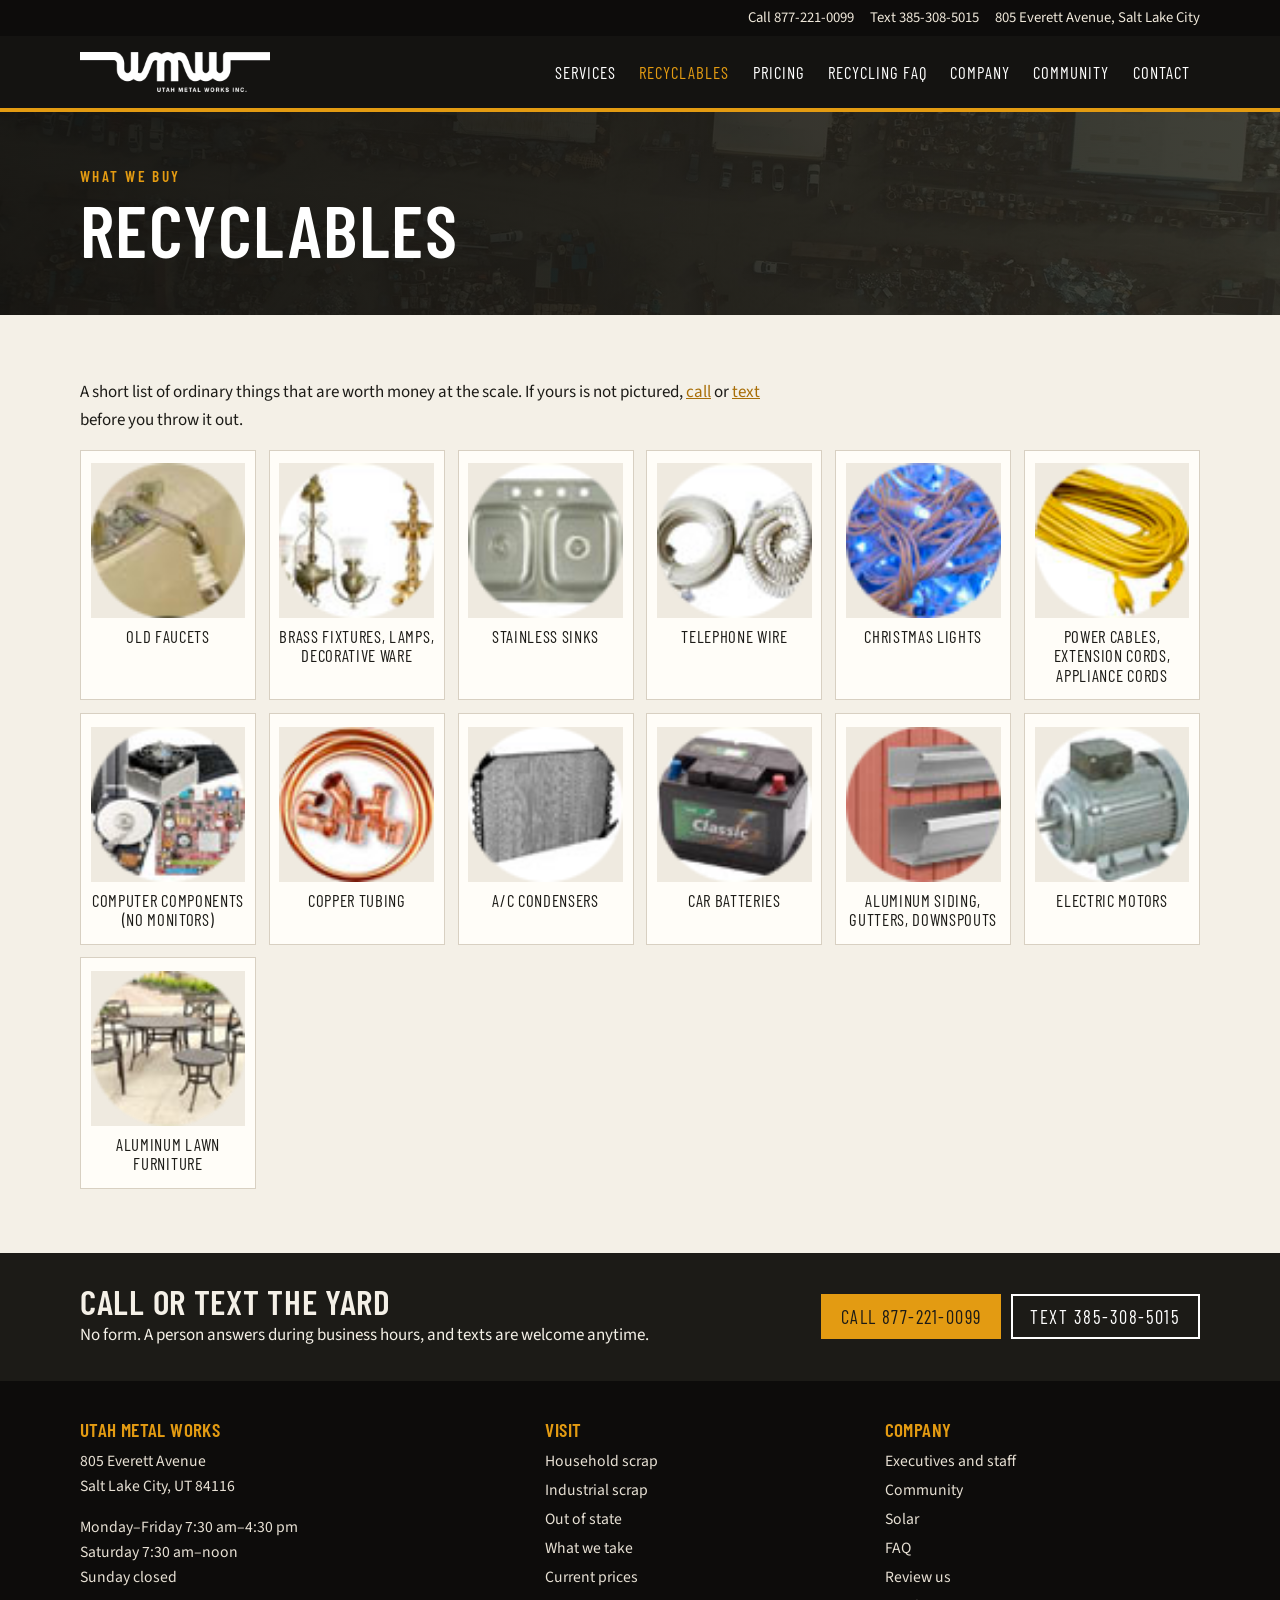
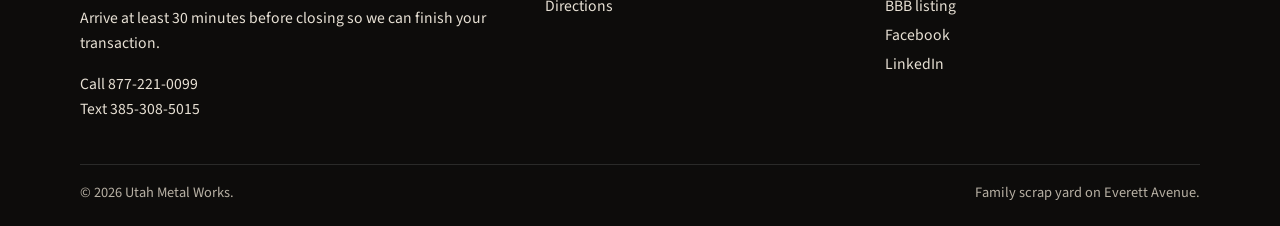
<file: recyclables/index.html>
<!DOCTYPE html>
<html lang="en">
<head>
  <meta charset="utf-8">
  <meta name="viewport" content="width=device-width, initial-scale=1">
  <title>Recyclables – Utah Metal Works</title>
  <meta name="description" content="Household metal Utah Metal Works pays for: faucets, wire, sinks, batteries, gutters, motors, and more.">
  <link rel="icon" href="/assets/img/favicon.gif">
  <link rel="preconnect" href="https://fonts.googleapis.com">
  <link rel="preconnect" href="https://fonts.gstatic.com" crossorigin>
  <link href="https://fonts.googleapis.com/css2?family=Barlow+Condensed:wght@500;600;700&family=Source+Sans+3:ital,wght@0,400;0,600;0,700;1,400&display=swap" rel="stylesheet">
  <link rel="stylesheet" href="/assets/css/site.css">
  
</head>
<body>

<a class="skip" href="#content">Skip to content</a>
<div class="utility">
  <div class="wrap">
    <a href="tel:8772210099">Call 877-221-0099</a>
    <a href="sms:3853085015">Text 385-308-5015</a>
    <a class="street" href="/contact/">805 Everett Avenue, Salt Lake City</a>
  </div>
</div>
<header class="site-header">
  <div class="wrap bar">
    <a class="logo" href="/"><img src="/assets/img/logo-white.png" width="285" height="54" alt="Utah Metal Works"></a>
    <button class="nav-toggle" type="button" aria-expanded="false" aria-controls="site-nav">Menu</button>
    <nav class="site-nav" id="site-nav" aria-label="Primary">
      <div class="dropdown">
        <a href="/household-scrap/">Services</a>
        <div class="dropdown-panel">
          <a href="/household-scrap/">Household Scrap</a>
          <a href="/industrial-scrap/">Industrial Scrap</a>
          <a href="/buyers-information/">Buyers Information</a>
          <a href="/out-of-state-recycling/">Out of State Recycling</a>
        </div>
      </div>
      <a href="/recyclables/" aria-current="page">Recyclables</a>
      <a href="/pricing/">Pricing</a>
      <a href="/recycling-faq/">Recycling FAQ</a>
      <div class="dropdown">
        <a href="/executives-and-staff/">Company</a>
        <div class="dropdown-panel">
          <a href="/executives-and-staff/">Executives and Staff</a>
          <a href="/review-us/">Review Us</a>
        </div>
      </div>
      <div class="dropdown">
        <a href="/community/">Community</a>
        <div class="dropdown-panel">
          <a href="/community/">Community</a>
          <a href="/solar/">Solar</a>
        </div>
      </div>
      <a href="/contact/">Contact</a>
    </nav>
  </div>
</header>

<main id="content">

<header class="page-hero">
  <div class="wrap">
    <p class="eyebrow">What we buy</p>
    <h1>Recyclables</h1>
  </div>
</header>

<section>
  <div class="wrap">
    <p class="prose">A short list of ordinary things that are worth money at the scale. If yours is not pictured, <a href="tel:8772210099">call</a> or <a href="sms:3853085015">text</a> before you throw it out.</p>
    <div class="grid-items"><article class="item"><img src="/assets/img/recyclables/old-faucets.png" alt=""><span>Old faucets</span></article>
<article class="item"><img src="/assets/img/recyclables/brass-lamps.png" alt=""><span>Brass fixtures, lamps, decorative ware</span></article>
<article class="item"><img src="/assets/img/recyclables/stainless-sinks.png" alt=""><span>Stainless sinks</span></article>
<article class="item"><img src="/assets/img/recyclables/phone-wire.png" alt=""><span>Telephone wire</span></article>
<article class="item"><img src="/assets/img/recyclables/christmas-lights.png" alt=""><span>Christmas lights</span></article>
<article class="item"><img src="/assets/img/recyclables/extension-cords.png" alt=""><span>Power cables, extension cords, appliance cords</span></article>
<article class="item"><img src="/assets/img/recyclables/computer-parts.png" alt=""><span>Computer components (no monitors)</span></article>
<article class="item"><img src="/assets/img/recyclables/copper-tubing.png" alt=""><span>Copper tubing</span></article>
<article class="item"><img src="/assets/img/recyclables/ac-condenser.png" alt=""><span>A/C condensers</span></article>
<article class="item"><img src="/assets/img/recyclables/batteries.png" alt=""><span>Car batteries</span></article>
<article class="item"><img src="/assets/img/recyclables/gutters.png" alt=""><span>Aluminum siding, gutters, downspouts</span></article>
<article class="item"><img src="/assets/img/recyclables/electric-motor.png" alt=""><span>Electric motors</span></article>
<article class="item"><img src="/assets/img/recyclables/aluminum-furniture.png" alt=""><span>Aluminum lawn furniture</span></article></div>
  </div>
</section>

</main>

<section class="invite">
  <div class="wrap">
    <div>
      <h2>Call or text the yard</h2>
      <p>No form. A person answers during business hours, and texts are welcome anytime.</p>
    </div>
    <div class="actions">
      <a class="btn btn-gold" href="tel:8772210099">Call 877-221-0099</a>
      <a class="btn btn-ghost" href="sms:3853085015">Text 385-308-5015</a>
    </div>
  </div>
</section>


<footer class="footer">
  <div class="wrap footer-grid">
    <div>
      <h2>Utah Metal Works</h2>
      <p>805 Everett Avenue<br>Salt Lake City, UT 84116</p>
      <p>Monday–Friday 7:30 am–4:30 pm<br>Saturday 7:30 am–noon<br>Sunday closed</p>
      <p>Arrive at least 30 minutes before closing so we can finish your transaction.</p>
      <p><a href="tel:8772210099">Call 877-221-0099</a><br><a href="sms:3853085015">Text 385-308-5015</a></p>
    </div>
    <div>
      <h2>Visit</h2>
      <ul>
        <li><a href="/household-scrap/">Household scrap</a></li>
        <li><a href="/industrial-scrap/">Industrial scrap</a></li>
        <li><a href="/out-of-state-recycling/">Out of state</a></li>
        <li><a href="/recyclables/">What we take</a></li>
        <li><a href="/pricing/">Current prices</a></li>
        <li><a href="/contact/">Directions</a></li>
      </ul>
    </div>
    <div>
      <h2>Company</h2>
      <ul>
        <li><a href="/executives-and-staff/">Executives and staff</a></li>
        <li><a href="/community/">Community</a></li>
        <li><a href="/solar/">Solar</a></li>
        <li><a href="/recycling-faq/">FAQ</a></li>
        <li><a href="/review-us/">Review us</a></li>
        <li><a href="https://www.bbb.org/us/ut/salt-lake-city/profile/recycling-center/utah-metal-works-inc-1126-86080009">BBB listing</a></li>
        <li><a href="https://www.facebook.com/Utah-Metal-Works-Inc-423974660949851/">Facebook</a></li>
        <li><a href="https://www.linkedin.com/company/8214620/">LinkedIn</a></li>
      </ul>
    </div>
  </div>
  <div class="wrap legal">
    <span>© 2026 Utah Metal Works.</span>
    <span>Family scrap yard on Everett Avenue.</span>
  </div>
</footer>

<script src="/assets/js/site.js"></script>
</body>
</html>
</file>
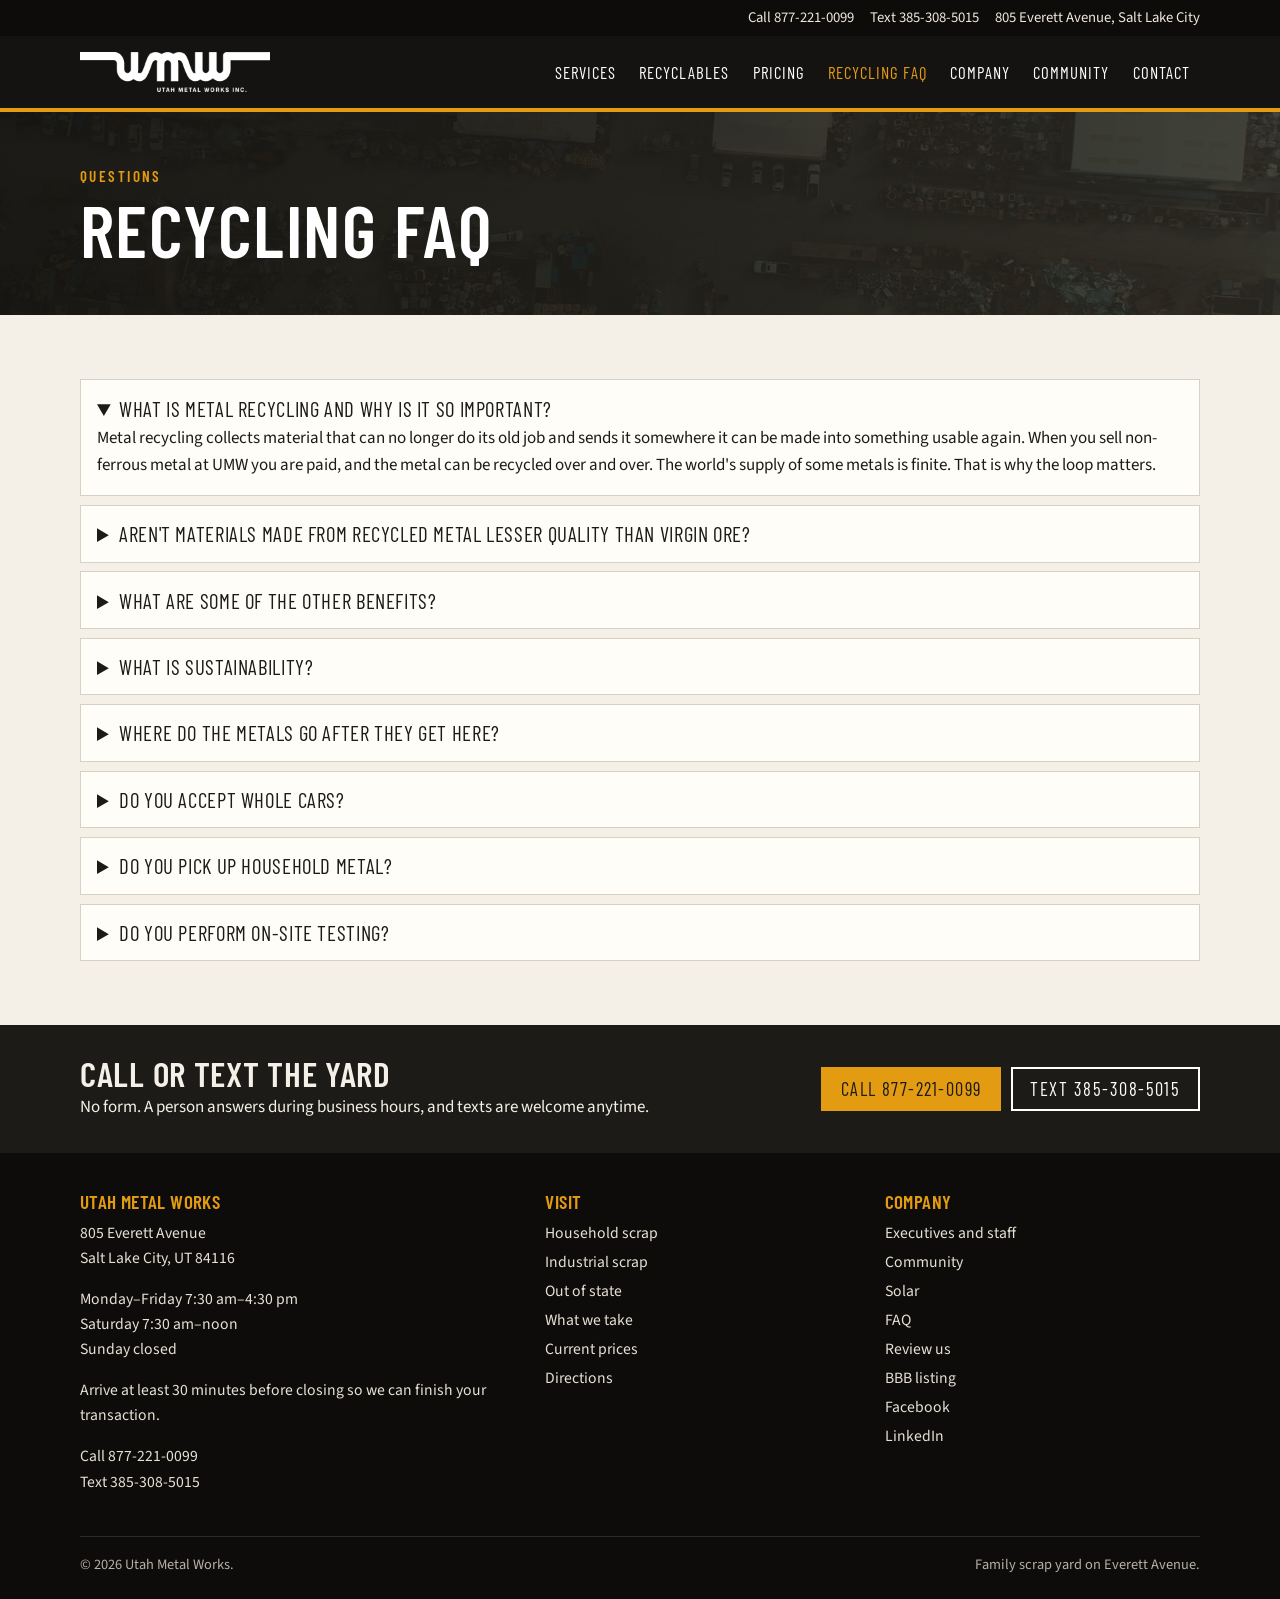
<file: recycling-faq/index.html>
<!DOCTYPE html>
<html lang="en">
<head>
  <meta charset="utf-8">
  <meta name="viewport" content="width=device-width, initial-scale=1">
  <title>Recycling FAQ – Utah Metal Works</title>
  <meta name="description" content="Answers from Utah Metal Works: what metal recycling is, whether recycled metal is lower quality, whole cars, household pickup, and on-site testing.">
  <link rel="icon" href="/assets/img/favicon.gif">
  <link rel="preconnect" href="https://fonts.googleapis.com">
  <link rel="preconnect" href="https://fonts.gstatic.com" crossorigin>
  <link href="https://fonts.googleapis.com/css2?family=Barlow+Condensed:wght@500;600;700&family=Source+Sans+3:ital,wght@0,400;0,600;0,700;1,400&display=swap" rel="stylesheet">
  <link rel="stylesheet" href="/assets/css/site.css">
  
</head>
<body>

<a class="skip" href="#content">Skip to content</a>
<div class="utility">
  <div class="wrap">
    <a href="tel:8772210099">Call 877-221-0099</a>
    <a href="sms:3853085015">Text 385-308-5015</a>
    <a class="street" href="/contact/">805 Everett Avenue, Salt Lake City</a>
  </div>
</div>
<header class="site-header">
  <div class="wrap bar">
    <a class="logo" href="/"><img src="/assets/img/logo-white.png" width="285" height="54" alt="Utah Metal Works"></a>
    <button class="nav-toggle" type="button" aria-expanded="false" aria-controls="site-nav">Menu</button>
    <nav class="site-nav" id="site-nav" aria-label="Primary">
      <div class="dropdown">
        <a href="/household-scrap/">Services</a>
        <div class="dropdown-panel">
          <a href="/household-scrap/">Household Scrap</a>
          <a href="/industrial-scrap/">Industrial Scrap</a>
          <a href="/buyers-information/">Buyers Information</a>
          <a href="/out-of-state-recycling/">Out of State Recycling</a>
        </div>
      </div>
      <a href="/recyclables/">Recyclables</a>
      <a href="/pricing/">Pricing</a>
      <a href="/recycling-faq/" aria-current="page">Recycling FAQ</a>
      <div class="dropdown">
        <a href="/executives-and-staff/">Company</a>
        <div class="dropdown-panel">
          <a href="/executives-and-staff/">Executives and Staff</a>
          <a href="/review-us/">Review Us</a>
        </div>
      </div>
      <div class="dropdown">
        <a href="/community/">Community</a>
        <div class="dropdown-panel">
          <a href="/community/">Community</a>
          <a href="/solar/">Solar</a>
        </div>
      </div>
      <a href="/contact/">Contact</a>
    </nav>
  </div>
</header>

<main id="content">

<header class="page-hero">
  <div class="wrap">
    <p class="eyebrow">Questions</p>
    <h1>Recycling FAQ</h1>
  </div>
</header>

<section>
  <div class="wrap faq">
    <details open>
      <summary>What is metal recycling and why is it so important?</summary>
      <p>Metal recycling collects material that can no longer do its old job and sends it somewhere it can be made into something usable again. When you sell non-ferrous metal at UMW you are paid, and the metal can be recycled over and over. The world's supply of some metals is finite. That is why the loop matters.</p>
    </details>
    <details>
      <summary>Aren't materials made from recycled metal lesser quality than virgin ore?</summary>
      <p>No. Using recycled metal instead of new ore preserves resources, cuts energy use, and cuts carbon emissions. A ton of recycled aluminum can save nearly 8 tons of emissions.</p>
    </details>
    <details>
      <summary>What are some of the other benefits?</summary>
      <p>Most households, and many businesses, skip metal simply because they do not realize how many goods are recyclable. See the <a href="/recyclables/">recyclables</a> page. Recycling more helps keep goods from being wasted, keeps metal out of the landfill, and puts cash in your pocket.</p>
    </details>
    <details>
      <summary>What is sustainability?</summary>
      <p>Sustainability means keeping today's supply of resources and quality of life without taking that same chance away from the next generation. Tons of aluminum, copper, zinc, and other metals are thrown out every month. We process thousands of tons of non-ferrous metal a year at the Salt Lake City yard and run with as low an emissions profile as we can.</p>
    </details>
    <details>
      <summary>Where do the metals go after they get here?</summary>
      <p>Across the country and overseas. They are crushed, baled, and bundled at our yard, then shipped to mills where they are melted and made into new products.</p>
    </details>
    <details>
      <summary>Do you accept whole cars?</summary>
      <p>No. We do accept many oil-free car parts that contain titanium, lead, aluminum, and other non-ferrous metal. We test the content and pay the current price per pound. Call for a specific part.</p>
    </details>
    <details>
      <summary>Do you pick up household metal?</summary>
      <p>Pickup is for larger commercial and industrial lots in Utah, the continental United States, and Canada. Household customers drop off at the <a href="/contact/">Salt Lake City yard</a> during business hours. We test, weigh, and pay on the spot.</p>
    </details>
    <details>
      <summary>Do you perform on-site testing?</summary>
      <p>Yes, for many industrial customers. Call or text and we will say whether your load qualifies.</p>
    </details>
  </div>
</section>

</main>

<section class="invite">
  <div class="wrap">
    <div>
      <h2>Call or text the yard</h2>
      <p>No form. A person answers during business hours, and texts are welcome anytime.</p>
    </div>
    <div class="actions">
      <a class="btn btn-gold" href="tel:8772210099">Call 877-221-0099</a>
      <a class="btn btn-ghost" href="sms:3853085015">Text 385-308-5015</a>
    </div>
  </div>
</section>


<footer class="footer">
  <div class="wrap footer-grid">
    <div>
      <h2>Utah Metal Works</h2>
      <p>805 Everett Avenue<br>Salt Lake City, UT 84116</p>
      <p>Monday–Friday 7:30 am–4:30 pm<br>Saturday 7:30 am–noon<br>Sunday closed</p>
      <p>Arrive at least 30 minutes before closing so we can finish your transaction.</p>
      <p><a href="tel:8772210099">Call 877-221-0099</a><br><a href="sms:3853085015">Text 385-308-5015</a></p>
    </div>
    <div>
      <h2>Visit</h2>
      <ul>
        <li><a href="/household-scrap/">Household scrap</a></li>
        <li><a href="/industrial-scrap/">Industrial scrap</a></li>
        <li><a href="/out-of-state-recycling/">Out of state</a></li>
        <li><a href="/recyclables/">What we take</a></li>
        <li><a href="/pricing/">Current prices</a></li>
        <li><a href="/contact/">Directions</a></li>
      </ul>
    </div>
    <div>
      <h2>Company</h2>
      <ul>
        <li><a href="/executives-and-staff/">Executives and staff</a></li>
        <li><a href="/community/">Community</a></li>
        <li><a href="/solar/">Solar</a></li>
        <li><a href="/recycling-faq/">FAQ</a></li>
        <li><a href="/review-us/">Review us</a></li>
        <li><a href="https://www.bbb.org/us/ut/salt-lake-city/profile/recycling-center/utah-metal-works-inc-1126-86080009">BBB listing</a></li>
        <li><a href="https://www.facebook.com/Utah-Metal-Works-Inc-423974660949851/">Facebook</a></li>
        <li><a href="https://www.linkedin.com/company/8214620/">LinkedIn</a></li>
      </ul>
    </div>
  </div>
  <div class="wrap legal">
    <span>© 2026 Utah Metal Works.</span>
    <span>Family scrap yard on Everett Avenue.</span>
  </div>
</footer>

<script src="/assets/js/site.js"></script>
</body>
</html>
</file>
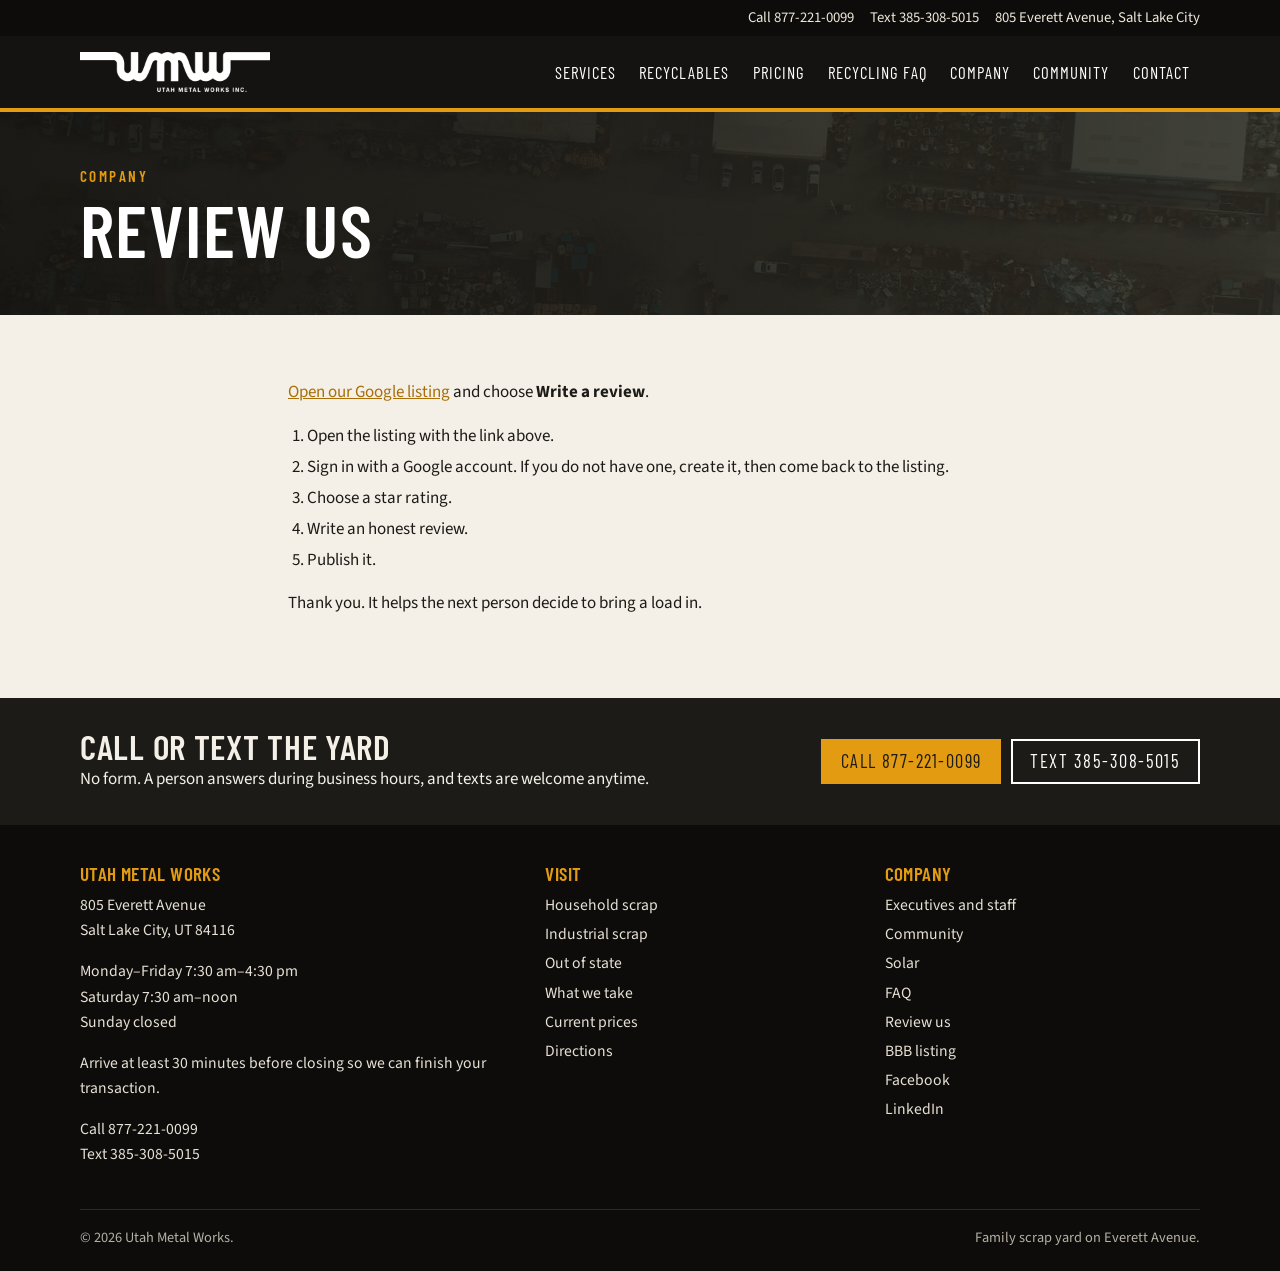
<file: review-us/index.html>
<!DOCTYPE html>
<html lang="en">
<head>
  <meta charset="utf-8">
  <meta name="viewport" content="width=device-width, initial-scale=1">
  <title>Review Us – Utah Metal Works</title>
  <meta name="description" content="Leave a Google review for Utah Metal Works at 805 Everett Avenue in Salt Lake City.">
  <link rel="icon" href="/assets/img/favicon.gif">
  <link rel="preconnect" href="https://fonts.googleapis.com">
  <link rel="preconnect" href="https://fonts.gstatic.com" crossorigin>
  <link href="https://fonts.googleapis.com/css2?family=Barlow+Condensed:wght@500;600;700&family=Source+Sans+3:ital,wght@0,400;0,600;0,700;1,400&display=swap" rel="stylesheet">
  <link rel="stylesheet" href="/assets/css/site.css">
  
</head>
<body>

<a class="skip" href="#content">Skip to content</a>
<div class="utility">
  <div class="wrap">
    <a href="tel:8772210099">Call 877-221-0099</a>
    <a href="sms:3853085015">Text 385-308-5015</a>
    <a class="street" href="/contact/">805 Everett Avenue, Salt Lake City</a>
  </div>
</div>
<header class="site-header">
  <div class="wrap bar">
    <a class="logo" href="/"><img src="/assets/img/logo-white.png" width="285" height="54" alt="Utah Metal Works"></a>
    <button class="nav-toggle" type="button" aria-expanded="false" aria-controls="site-nav">Menu</button>
    <nav class="site-nav" id="site-nav" aria-label="Primary">
      <div class="dropdown">
        <a href="/household-scrap/">Services</a>
        <div class="dropdown-panel">
          <a href="/household-scrap/">Household Scrap</a>
          <a href="/industrial-scrap/">Industrial Scrap</a>
          <a href="/buyers-information/">Buyers Information</a>
          <a href="/out-of-state-recycling/">Out of State Recycling</a>
        </div>
      </div>
      <a href="/recyclables/">Recyclables</a>
      <a href="/pricing/">Pricing</a>
      <a href="/recycling-faq/">Recycling FAQ</a>
      <div class="dropdown">
        <a href="/executives-and-staff/">Company</a>
        <div class="dropdown-panel">
          <a href="/executives-and-staff/">Executives and Staff</a>
          <a href="/review-us/" aria-current="page">Review Us</a>
        </div>
      </div>
      <div class="dropdown">
        <a href="/community/">Community</a>
        <div class="dropdown-panel">
          <a href="/community/">Community</a>
          <a href="/solar/">Solar</a>
        </div>
      </div>
      <a href="/contact/">Contact</a>
    </nav>
  </div>
</header>

<main id="content">

<header class="page-hero">
  <div class="wrap">
    <p class="eyebrow">Company</p>
    <h1>Review us</h1>
  </div>
</header>

<section>
  <div class="wrap prose">
    <p><a href="https://maps.google.com/?cid=17048436367407645664">Open our Google listing</a> and choose <strong>Write a review</strong>.</p>
    <ol>
      <li>Open the listing with the link above.</li>
      <li>Sign in with a Google account. If you do not have one, create it, then come back to the listing.</li>
      <li>Choose a star rating.</li>
      <li>Write an honest review.</li>
      <li>Publish it.</li>
    </ol>
    <p>Thank you. It helps the next person decide to bring a load in.</p>
  </div>
</section>

</main>

<section class="invite">
  <div class="wrap">
    <div>
      <h2>Call or text the yard</h2>
      <p>No form. A person answers during business hours, and texts are welcome anytime.</p>
    </div>
    <div class="actions">
      <a class="btn btn-gold" href="tel:8772210099">Call 877-221-0099</a>
      <a class="btn btn-ghost" href="sms:3853085015">Text 385-308-5015</a>
    </div>
  </div>
</section>


<footer class="footer">
  <div class="wrap footer-grid">
    <div>
      <h2>Utah Metal Works</h2>
      <p>805 Everett Avenue<br>Salt Lake City, UT 84116</p>
      <p>Monday–Friday 7:30 am–4:30 pm<br>Saturday 7:30 am–noon<br>Sunday closed</p>
      <p>Arrive at least 30 minutes before closing so we can finish your transaction.</p>
      <p><a href="tel:8772210099">Call 877-221-0099</a><br><a href="sms:3853085015">Text 385-308-5015</a></p>
    </div>
    <div>
      <h2>Visit</h2>
      <ul>
        <li><a href="/household-scrap/">Household scrap</a></li>
        <li><a href="/industrial-scrap/">Industrial scrap</a></li>
        <li><a href="/out-of-state-recycling/">Out of state</a></li>
        <li><a href="/recyclables/">What we take</a></li>
        <li><a href="/pricing/">Current prices</a></li>
        <li><a href="/contact/">Directions</a></li>
      </ul>
    </div>
    <div>
      <h2>Company</h2>
      <ul>
        <li><a href="/executives-and-staff/">Executives and staff</a></li>
        <li><a href="/community/">Community</a></li>
        <li><a href="/solar/">Solar</a></li>
        <li><a href="/recycling-faq/">FAQ</a></li>
        <li><a href="/review-us/">Review us</a></li>
        <li><a href="https://www.bbb.org/us/ut/salt-lake-city/profile/recycling-center/utah-metal-works-inc-1126-86080009">BBB listing</a></li>
        <li><a href="https://www.facebook.com/Utah-Metal-Works-Inc-423974660949851/">Facebook</a></li>
        <li><a href="https://www.linkedin.com/company/8214620/">LinkedIn</a></li>
      </ul>
    </div>
  </div>
  <div class="wrap legal">
    <span>© 2026 Utah Metal Works.</span>
    <span>Family scrap yard on Everett Avenue.</span>
  </div>
</footer>

<script src="/assets/js/site.js"></script>
</body>
</html>
</file>
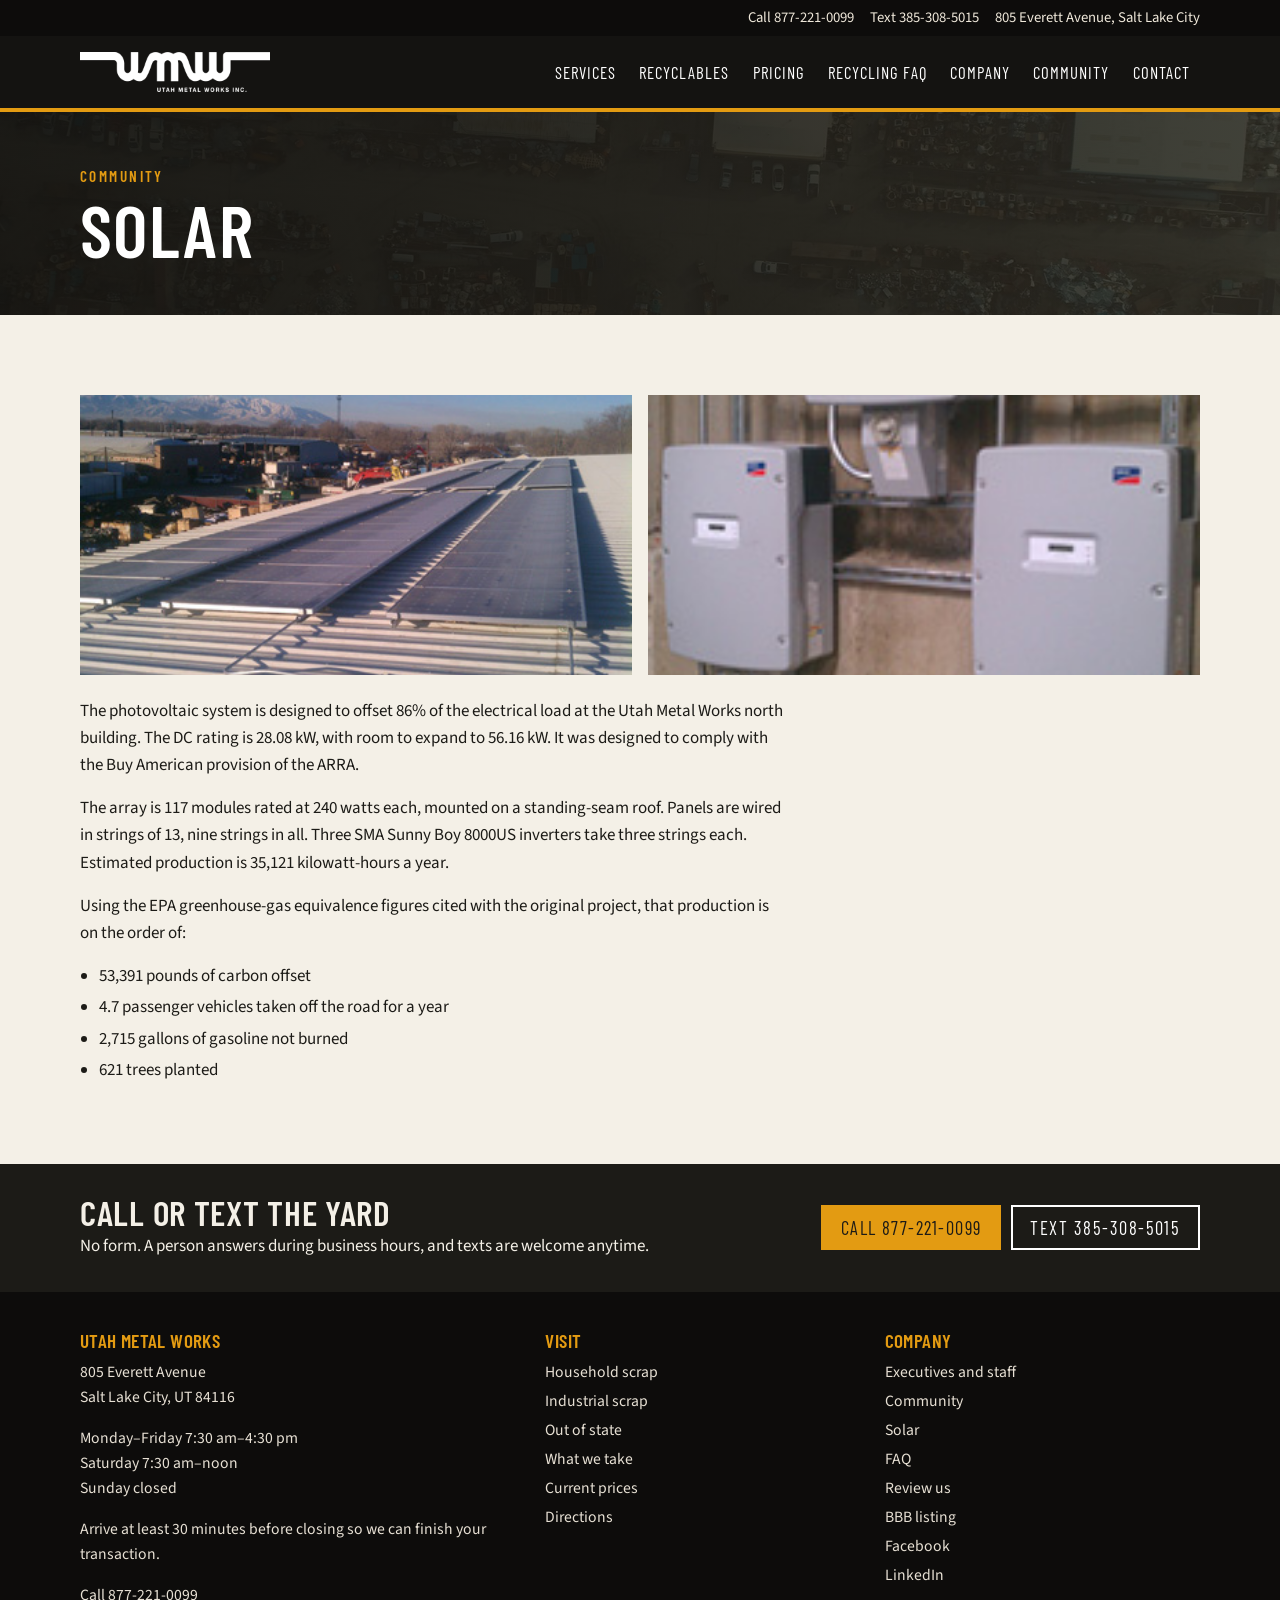
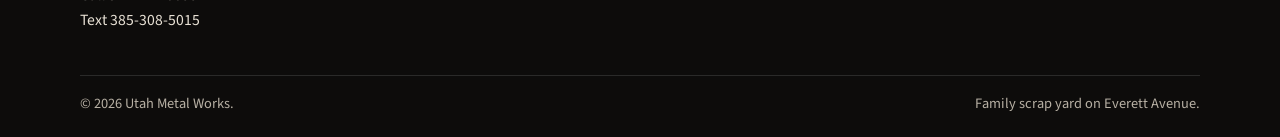
<file: solar/index.html>
<!DOCTYPE html>
<html lang="en">
<head>
  <meta charset="utf-8">
  <meta name="viewport" content="width=device-width, initial-scale=1">
  <title>Solar – Utah Metal Works</title>
  <meta name="description" content="The rooftop solar array at Utah Metal Works offsets most of the electrical load at the north building.">
  <link rel="icon" href="/assets/img/favicon.gif">
  <link rel="preconnect" href="https://fonts.googleapis.com">
  <link rel="preconnect" href="https://fonts.gstatic.com" crossorigin>
  <link href="https://fonts.googleapis.com/css2?family=Barlow+Condensed:wght@500;600;700&family=Source+Sans+3:ital,wght@0,400;0,600;0,700;1,400&display=swap" rel="stylesheet">
  <link rel="stylesheet" href="/assets/css/site.css">
  
</head>
<body>

<a class="skip" href="#content">Skip to content</a>
<div class="utility">
  <div class="wrap">
    <a href="tel:8772210099">Call 877-221-0099</a>
    <a href="sms:3853085015">Text 385-308-5015</a>
    <a class="street" href="/contact/">805 Everett Avenue, Salt Lake City</a>
  </div>
</div>
<header class="site-header">
  <div class="wrap bar">
    <a class="logo" href="/"><img src="/assets/img/logo-white.png" width="285" height="54" alt="Utah Metal Works"></a>
    <button class="nav-toggle" type="button" aria-expanded="false" aria-controls="site-nav">Menu</button>
    <nav class="site-nav" id="site-nav" aria-label="Primary">
      <div class="dropdown">
        <a href="/household-scrap/">Services</a>
        <div class="dropdown-panel">
          <a href="/household-scrap/">Household Scrap</a>
          <a href="/industrial-scrap/">Industrial Scrap</a>
          <a href="/buyers-information/">Buyers Information</a>
          <a href="/out-of-state-recycling/">Out of State Recycling</a>
        </div>
      </div>
      <a href="/recyclables/">Recyclables</a>
      <a href="/pricing/">Pricing</a>
      <a href="/recycling-faq/">Recycling FAQ</a>
      <div class="dropdown">
        <a href="/executives-and-staff/">Company</a>
        <div class="dropdown-panel">
          <a href="/executives-and-staff/">Executives and Staff</a>
          <a href="/review-us/">Review Us</a>
        </div>
      </div>
      <div class="dropdown">
        <a href="/community/">Community</a>
        <div class="dropdown-panel">
          <a href="/community/">Community</a>
          <a href="/solar/" aria-current="page">Solar</a>
        </div>
      </div>
      <a href="/contact/">Contact</a>
    </nav>
  </div>
</header>

<main id="content">

<header class="page-hero">
  <div class="wrap">
    <p class="eyebrow">Community</p>
    <h1>Solar</h1>
  </div>
</header>

<section>
  <div class="wrap">
    <div class="pair">
      <img src="/assets/img/solar/solar-panels.jpg" alt="Solar panels on a Utah Metal Works roof">
      <img src="/assets/img/solar/solar-system.jpg" alt="Diagram of the yard solar array">
    </div>
    <div class="prose">
      <p>The photovoltaic system is designed to offset 86% of the electrical load at the Utah Metal Works north building. The DC rating is 28.08 kW, with room to expand to 56.16 kW. It was designed to comply with the Buy American provision of the ARRA.</p>
      <p>The array is 117 modules rated at 240 watts each, mounted on a standing-seam roof. Panels are wired in strings of 13, nine strings in all. Three SMA Sunny Boy 8000US inverters take three strings each. Estimated production is 35,121 kilowatt-hours a year.</p>
      <p>Using the EPA greenhouse-gas equivalence figures cited with the original project, that production is on the order of:</p>
      <ul>
        <li>53,391 pounds of carbon offset</li>
        <li>4.7 passenger vehicles taken off the road for a year</li>
        <li>2,715 gallons of gasoline not burned</li>
        <li>621 trees planted</li>
      </ul>
    </div>
  </div>
</section>

</main>

<section class="invite">
  <div class="wrap">
    <div>
      <h2>Call or text the yard</h2>
      <p>No form. A person answers during business hours, and texts are welcome anytime.</p>
    </div>
    <div class="actions">
      <a class="btn btn-gold" href="tel:8772210099">Call 877-221-0099</a>
      <a class="btn btn-ghost" href="sms:3853085015">Text 385-308-5015</a>
    </div>
  </div>
</section>


<footer class="footer">
  <div class="wrap footer-grid">
    <div>
      <h2>Utah Metal Works</h2>
      <p>805 Everett Avenue<br>Salt Lake City, UT 84116</p>
      <p>Monday–Friday 7:30 am–4:30 pm<br>Saturday 7:30 am–noon<br>Sunday closed</p>
      <p>Arrive at least 30 minutes before closing so we can finish your transaction.</p>
      <p><a href="tel:8772210099">Call 877-221-0099</a><br><a href="sms:3853085015">Text 385-308-5015</a></p>
    </div>
    <div>
      <h2>Visit</h2>
      <ul>
        <li><a href="/household-scrap/">Household scrap</a></li>
        <li><a href="/industrial-scrap/">Industrial scrap</a></li>
        <li><a href="/out-of-state-recycling/">Out of state</a></li>
        <li><a href="/recyclables/">What we take</a></li>
        <li><a href="/pricing/">Current prices</a></li>
        <li><a href="/contact/">Directions</a></li>
      </ul>
    </div>
    <div>
      <h2>Company</h2>
      <ul>
        <li><a href="/executives-and-staff/">Executives and staff</a></li>
        <li><a href="/community/">Community</a></li>
        <li><a href="/solar/">Solar</a></li>
        <li><a href="/recycling-faq/">FAQ</a></li>
        <li><a href="/review-us/">Review us</a></li>
        <li><a href="https://www.bbb.org/us/ut/salt-lake-city/profile/recycling-center/utah-metal-works-inc-1126-86080009">BBB listing</a></li>
        <li><a href="https://www.facebook.com/Utah-Metal-Works-Inc-423974660949851/">Facebook</a></li>
        <li><a href="https://www.linkedin.com/company/8214620/">LinkedIn</a></li>
      </ul>
    </div>
  </div>
  <div class="wrap legal">
    <span>© 2026 Utah Metal Works.</span>
    <span>Family scrap yard on Everett Avenue.</span>
  </div>
</footer>

<script src="/assets/js/site.js"></script>
</body>
</html>
</file>
<file: assets/css/site.css>
:root {
  --ink: #1c1b17;
  --muted: #5e584e;
  --paper: #f4f0e7;
  --paper-2: #e8e2d4;
  --card: #fffdf8;
  --line: #d8d0c2;
  --header: #141311;
  --gold: #e39b12;
  --gold-deep: #a86e08;
  --green: #7d9414;
  --shade: rgba(12, 11, 9, 0.55);
  --shadow: 0 16px 40px rgba(28, 27, 23, 0.12);
  --serif: "Source Sans 3", "Segoe UI", sans-serif;
  --display: "Barlow Condensed", "Arial Narrow", Impact, sans-serif;
  --wrap: 1120px;
  --header-h: 4.5rem;
}

*,
*::before,
*::after { box-sizing: border-box; }

html { scroll-behavior: smooth; }

body {
  margin: 0;
  color: var(--ink);
  background: var(--paper);
  font-family: var(--serif);
  font-size: 1.0625rem;
  line-height: 1.6;
  overflow-x: clip;
}

img { max-width: 100%; height: auto; display: block; }

a { color: var(--gold-deep); }
a:hover { color: var(--ink); }
:focus-visible { outline: 3px solid var(--gold); outline-offset: 2px; }

h1, h2, h3, .display {
  font-family: var(--display);
  font-weight: 600;
  letter-spacing: 0.02em;
  line-height: 0.95;
  margin: 0 0 0.6rem;
}

h1 { font-size: clamp(2.6rem, 6vw, 4.6rem); text-transform: uppercase; }
h2 { font-size: clamp(2rem, 4vw, 2.8rem); text-transform: uppercase; }
h3 { font-size: 1.55rem; text-transform: uppercase; letter-spacing: 0.04em; }

p { margin: 0 0 1rem; }

.skip {
  position: absolute;
  left: 1rem;
  top: -4rem;
  background: var(--gold);
  color: var(--ink);
  padding: 0.5rem 0.8rem;
  z-index: 20;
}
.skip:focus { top: 0.5rem; }

.wrap {
  width: min(var(--wrap), calc(100% - 2.5rem));
  margin-inline: auto;
}

.eyebrow {
  font-family: var(--display);
  text-transform: uppercase;
  letter-spacing: 0.16em;
  font-size: 0.95rem;
  font-weight: 600;
  color: var(--gold);
  margin: 0 0 0.4rem;
}

.muted { color: var(--muted); }

/* Header */
.utility {
  background: #0d0c0b;
  color: #efe8da;
  font-size: 0.92rem;
}
.utility .wrap {
  display: flex;
  flex-wrap: wrap;
  gap: 0.35rem 1rem;
  justify-content: flex-end;
  padding: 0.4rem 0;
  min-width: 0;
}
.utility a { color: #efe8da; text-decoration: none; }
.utility a:hover { color: var(--gold); }

.site-header {
  position: sticky;
  top: 0;
  z-index: 10;
  background: var(--header);
  color: #fff;
  border-bottom: 4px solid var(--gold);
}
.site-header .bar {
  display: flex;
  align-items: center;
  gap: 1rem;
  min-height: var(--header-h);
}
.logo { display: flex; align-items: center; margin-right: auto; min-width: 0; }
.logo img { height: 40px; width: 190px; max-width: 58vw; }

.nav-toggle {
  display: none;
  flex-shrink: 0;
  background: transparent;
  color: #fff;
  border: 1px solid rgba(255,255,255,0.45);
  font-family: var(--display);
  letter-spacing: 0.12em;
  text-transform: uppercase;
  padding: 0.45rem 0.75rem;
  font-size: 1.05rem;
}

.site-nav { display: flex; align-items: center; gap: 0.15rem; }
.site-nav a {
  color: #fff;
  text-decoration: none;
  font-family: var(--display);
  text-transform: uppercase;
  letter-spacing: 0.06em;
  font-size: 1.05rem;
  padding: 0.45rem 0.65rem;
  display: inline-block;
}
.site-nav a:hover,
.site-nav a[aria-current="page"] { color: var(--gold); }

.dropdown { position: relative; }
.dropdown-panel {
  display: none;
  position: absolute;
  top: 100%;
  left: 0;
  min-width: 15rem;
  background: #221f1b;
  padding: 0.4rem 0;
  box-shadow: var(--shadow);
}
.dropdown-panel a { display: block; padding: 0.45rem 0.9rem; }
.dropdown:hover .dropdown-panel,
.dropdown:focus-within .dropdown-panel { display: block; }

/* Hero */
.hero {
  position: relative;
  min-height: 78vh;
  display: grid;
  align-items: end;
  color: #fff;
  background: #141311 url("/assets/img/hero-poster.jpg") center/cover no-repeat;
  overflow: hidden;
}
.hero-video {
  position: absolute;
  inset: 0;
  width: 100%;
  height: 100%;
  min-width: 0;
  max-width: 100%;
  object-fit: cover;
}
.hero-shade {
  position: absolute;
  inset: 0;
  background:
    linear-gradient(180deg, rgba(12,11,9,0.25) 0%, rgba(12,11,9,0.2) 40%, rgba(12,11,9,0.82) 100%);
}
.hero-copy {
  position: relative;
  padding: 4.5rem 0 3.2rem;
  max-width: 46rem;
}
.hero h1, .hero p { overflow-wrap: break-word; }
.hero h1 { margin-bottom: 0.7rem; }
.hero p { font-size: 1.25rem; max-width: 36rem; }
.hero .actions { display: flex; flex-wrap: wrap; gap: 0.75rem; margin-top: 1.2rem; }

.btn {
  display: inline-block;
  text-decoration: none;
  font-family: var(--display);
  text-transform: uppercase;
  letter-spacing: 0.08em;
  font-size: 1.15rem;
  padding: 0.7rem 1.1rem;
  border: 2px solid transparent;
  line-height: 1;
}
.btn-gold { background: var(--gold); color: var(--ink); }
.btn-gold:hover { background: #f0b02a; color: var(--ink); }
.btn-ghost { border-color: #fff; color: #fff; background: transparent; }
.btn-ghost:hover { background: #fff; color: var(--ink); }
.btn-ink { background: var(--ink); color: #fff; }
.btn-ink:hover { background: #000; color: #fff; }

/* Sections */
section { padding: 4rem 0; }
.band { background: var(--paper-2); }
.band-ink { background: var(--header); color: #f4f0e7; }
.band-ink a { color: var(--gold); }

.split {
  display: grid;
  grid-template-columns: 1.1fr 0.9fr;
  gap: 2rem;
  align-items: center;
}
.split img { width: 100%; height: 100%; object-fit: cover; max-height: 420px; }

.cards {
  display: grid;
  grid-template-columns: 1fr 1fr;
  gap: 1.25rem;
}
.card {
  background: var(--card);
  border: 1px solid var(--line);
  padding: 1.4rem 1.4rem 1.2rem;
  box-shadow: 0 1px 0 rgba(28,27,23,0.04);
}
.card h2 { font-size: 2rem; }

.hours {
  display: grid;
  grid-template-columns: repeat(3, 1fr);
  gap: 1rem;
  margin: 1rem 0 0;
  padding: 0;
  list-style: none;
}
.hours li {
  background: var(--card);
  border-top: 4px solid var(--gold);
  padding: 1rem 1.1rem;
}
.hours strong { display: block; font-family: var(--display); font-size: 1.35rem; text-transform: uppercase; letter-spacing: 0.04em; }

.tabs { display: grid; grid-template-columns: 16rem 1fr; gap: 1.5rem; align-items: start; }
.tablist { display: grid; gap: 0.4rem; }
.tablist button {
  text-align: left;
  background: transparent;
  border: 1px solid var(--line);
  font-family: var(--display);
  text-transform: uppercase;
  letter-spacing: 0.05em;
  font-size: 1.15rem;
  padding: 0.75rem 0.9rem;
  cursor: pointer;
  color: var(--ink);
}
.tablist button[aria-selected="true"] {
  background: var(--ink);
  color: #fff;
  border-color: var(--ink);
}
.tabpanel { background: var(--card); border: 1px solid var(--line); padding: 1.4rem 1.5rem; }
.tabpanel[hidden] { display: none; }

.quotes {
  display: grid;
  grid-template-columns: repeat(3, 1fr);
  gap: 1rem;
}
blockquote {
  margin: 0;
  background: var(--card);
  border-left: 4px solid var(--gold);
  padding: 1.1rem 1.2rem;
}
blockquote p { font-size: 1.02rem; }
blockquote footer { color: var(--muted); font-family: var(--display); letter-spacing: 0.06em; text-transform: uppercase; }

.fact {
  display: grid;
  grid-template-columns: auto 1fr;
  gap: 1.2rem;
  align-items: center;
}
.fact b {
  font-family: var(--display);
  font-size: clamp(4rem, 8vw, 6.5rem);
  line-height: 0.8;
  color: var(--gold);
  font-weight: 600;
}

.gallery {
  display: grid;
  grid-template-columns: repeat(4, 1fr);
  gap: 0.55rem;
}
.shot {
  padding: 0;
  border: 0;
  background: #222;
  cursor: zoom-in;
  display: block;
  width: 100%;
}
.shot img { width: 100%; aspect-ratio: 3/2; object-fit: cover; }
.shot:focus-visible { outline: 3px solid var(--gold); outline-offset: 2px; }

dialog.lightbox {
  border: 0;
  padding: 0;
  background: transparent;
  max-width: min(960px, 94vw);
}
dialog.lightbox::backdrop { background: rgba(8,7,6,0.86); }
dialog.lightbox img { width: 100%; max-height: 82vh; object-fit: contain; background: #111; }
dialog.lightbox form { display: flex; justify-content: flex-end; margin-bottom: 0.4rem; }
dialog.lightbox button {
  background: var(--gold);
  border: 0;
  font-family: var(--display);
  text-transform: uppercase;
  letter-spacing: 0.08em;
  padding: 0.4rem 0.7rem;
  cursor: pointer;
}

.grid-items {
  display: grid;
  grid-template-columns: repeat(auto-fill, minmax(160px, 1fr));
  gap: 0.8rem;
}
.item {
  background: var(--card);
  border: 1px solid var(--line);
  text-align: center;
  padding: 0.8rem 0.6rem 0.9rem;
}
.item img {
  width: 100%;
  aspect-ratio: 1;
  object-fit: cover;
  margin-bottom: 0.55rem;
  background: #efeae0;
}
.item span {
  display: block;
  font-family: var(--display);
  text-transform: uppercase;
  letter-spacing: 0.04em;
  font-size: 1.05rem;
  line-height: 1.15;
}

.prose { max-width: 44rem; }
.prose ul, .prose ol { margin: 0 0 1rem; padding-left: 1.2rem; }
.prose li { margin: 0.25rem 0; }
.prose h2 { margin-top: 2rem; }
.prose h3 { margin-top: 1.4rem; }

.groups { display: grid; grid-template-columns: 1fr 1fr; gap: 1rem; }
.group { background: var(--card); border: 1px solid var(--line); padding: 1rem 1.1rem 0.4rem; }
.group h3 { font-size: 1.25rem; }

.steps { list-style: none; padding: 0; margin: 1.2rem 0 0; display: grid; gap: 0.8rem; }
.steps li {
  display: grid;
  grid-template-columns: auto 1fr;
  gap: 0.9rem;
  background: var(--card);
  border: 1px solid var(--line);
  padding: 1rem;
}
.steps b {
  font-family: var(--display);
  font-size: 2.4rem;
  color: var(--gold-deep);
  line-height: 1;
}

.people { display: grid; gap: 1rem; }
.person { background: var(--card); border: 1px solid var(--line); padding: 1.2rem 1.3rem 0.4rem; }
.person h2 { font-size: 2rem; }

.faq { display: grid; gap: 0.55rem; }
.faq details {
  background: var(--card);
  border: 1px solid var(--line);
  padding: 0.7rem 1rem;
}
.faq summary {
  cursor: pointer;
  font-family: var(--display);
  font-size: 1.3rem;
  letter-spacing: 0.03em;
  text-transform: uppercase;
}
.faq details p:last-child { margin-bottom: 0.3rem; }

.price-wrap { overflow-x: auto; background: var(--card); border: 1px solid var(--line); }
table.prices { width: 100%; border-collapse: collapse; min-width: 28rem; }
table.prices th, table.prices td {
  text-align: left;
  padding: 0.7rem 1rem;
  border-bottom: 1px solid var(--line);
}
table.prices th {
  font-family: var(--display);
  text-transform: uppercase;
  letter-spacing: 0.06em;
  font-size: 1rem;
  background: var(--ink);
  color: #fff;
}
table.prices td:last-child, table.prices th:last-child {
  text-align: right;
  font-variant-numeric: tabular-nums;
  white-space: nowrap;
  font-weight: 600;
}
table.prices tr:nth-child(even) td { background: #faf7f1; }

.pair { display: grid; grid-template-columns: 1fr 1fr; gap: 1rem; margin: 1rem 0 1.4rem; }
.pair img { width: 100%; height: 280px; object-fit: cover; }

.contact-grid {
  display: grid;
  grid-template-columns: 1fr 1fr;
  gap: 1.5rem;
  align-items: start;
}
.phones { display: grid; gap: 0.7rem; margin: 1rem 0; }
.phones a {
  display: block;
  text-decoration: none;
  background: var(--card);
  border: 1px solid var(--line);
  border-left: 4px solid var(--gold);
  padding: 0.9rem 1rem;
  color: var(--ink);
}
.phones a strong {
  display: block;
  font-family: var(--display);
  font-size: 2rem;
  letter-spacing: 0.03em;
}
.phones a span { color: var(--muted); font-size: 0.95rem; }
.map-frame { border: 0; width: 100%; height: 360px; background: var(--paper-2); }

.invite {
  background: var(--ink);
  color: #f4f0e7;
  padding: 2rem 0;
}
.invite .wrap { display: flex; flex-wrap: wrap; gap: 1rem 2rem; align-items: center; justify-content: space-between; }
.invite h2 { margin: 0; font-size: 2.2rem; }
.invite p { margin: 0.2rem 0 0; }
.invite .actions { display: flex; gap: 0.6rem; flex-wrap: wrap; }

.badges { display: flex; flex-wrap: wrap; gap: 1.2rem; align-items: center; }
.badges img { height: 88px; width: auto; background: #fff; }

.page-hero {
  color: #fff;
  background:
    linear-gradient(90deg, rgba(14,13,11,0.82), rgba(14,13,11,0.4)),
    url("/assets/img/bg-contact.jpg") center/cover no-repeat;
  padding: 3.2rem 0 2.6rem;
}
.page-hero h1 { max-width: 16ch; }

.footer {
  background: #0d0c0b;
  color: #e7e0d4;
  padding: 2.5rem 0 1.4rem;
  font-size: 0.98rem;
}
.footer a { color: #e7e0d4; text-decoration: none; }
.footer a:hover { color: var(--gold); }
.footer-grid {
  display: grid;
  grid-template-columns: 1.4fr 1fr 1fr;
  gap: 1.5rem;
}
.footer h2 { font-size: 1.2rem; color: var(--gold); }
.footer ul { list-style: none; margin: 0; padding: 0; }
.footer li { margin: 0.25rem 0; }
.legal {
  margin-top: 1.6rem;
  padding-top: 1rem;
  border-top: 1px solid rgba(255,255,255,0.12);
  display: flex;
  justify-content: space-between;
  gap: 1rem;
  flex-wrap: wrap;
  color: #b7b0a4;
  font-size: 0.9rem;
}

@media (max-width: 900px) {
  .nav-toggle {
    display: inline-block;
    background: var(--gold);
    color: var(--ink);
    border-color: var(--gold);
  }
  .utility .street { display: none; }
  .hero h1 { font-size: 2.7rem; }
  .site-nav {
    display: none;
    position: absolute;
    left: 0;
    right: 0;
    top: 100%;
    background: #1a1815;
    padding: 0.5rem 0 1rem;
    flex-direction: column;
    align-items: stretch;
    border-bottom: 4px solid var(--gold);
  }
  body.nav-open .site-nav { display: flex; }
  .dropdown-panel { position: static; display: block; background: transparent; box-shadow: none; padding-left: 0.6rem; }
  .site-header { position: sticky; }
  .site-header .bar { position: relative; }
  .split, .cards, .quotes, .tabs, .groups, .contact-grid, .pair, .footer-grid, .hours {
    grid-template-columns: 1fr;
  }
  .gallery { grid-template-columns: 1fr 1fr; }
  .fact { grid-template-columns: 1fr; }
  .hero { min-height: 70vh; }
}

@media (max-width: 560px) {
  .gallery { grid-template-columns: 1fr 1fr; }
  .wrap { width: min(var(--wrap), calc(100% - 1.5rem)); }
}

@media (prefers-reduced-motion: reduce) {
  html { scroll-behavior: auto; }
  .hero-video { display: none; }
}

@media print {
  .utility, .site-header, .hero-video, .footer, .invite, .nav-toggle, dialog { display: none !important; }
  body { background: #fff; }
  a { color: #000; text-decoration: none; }
}
</file>
